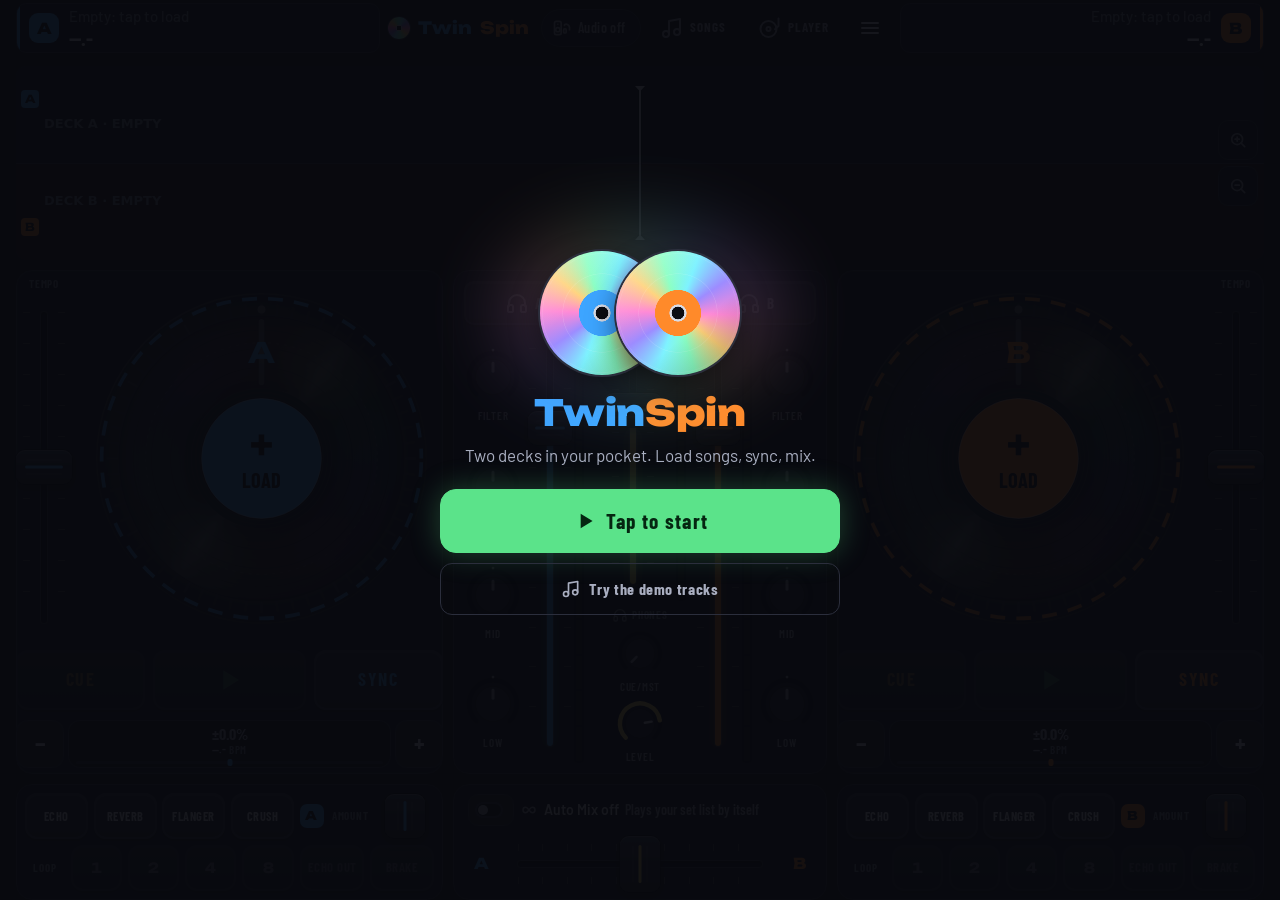
<file: index.html>
<!doctype html>
<html lang="en" data-layout="pp">
<head>
  <meta charset="utf-8">
  <meta name="viewport" content="width=device-width, initial-scale=1, viewport-fit=cover">
  <title>TwinSpin DJ</title>
  <meta name="description" content="A two-deck DJ app for your phone, tablet or computer: load your own songs, sync, scratch, add effects and mix.">
  <meta name="color-scheme" content="dark">
  <meta name="theme-color" content="#0b0c12">
  <meta name="mobile-web-app-capable" content="yes">
  <meta name="apple-mobile-web-app-capable" content="yes">
  <meta name="apple-mobile-web-app-status-bar-style" content="black-translucent">
  <meta name="apple-mobile-web-app-title" content="TwinSpin">
  <meta name="application-name" content="TwinSpin">
  <meta name="format-detection" content="telephone=no">
  <meta name="referrer" content="strict-origin">
  <link rel="manifest" href="manifest.webmanifest">
  <link rel="icon" href="icons/icon.svg" type="image/svg+xml">
  <link rel="icon" href="icons/favicon-32.png" sizes="32x32" type="image/png">
  <link rel="apple-touch-icon" href="icons/apple-touch-icon.png">
  <link rel="preconnect" href="https://fonts.googleapis.com">
  <link rel="preconnect" href="https://fonts.gstatic.com" crossorigin>
  <link rel="stylesheet" href="https://fonts.googleapis.com/css2?family=Barlow+Condensed:wght@500;600;700&family=Barlow:wght@400;500;600;700&family=Unbounded:wght@500;700;800&display=swap">
  <link rel="stylesheet" href="css/app.css">
  <link rel="stylesheet" href="css/widgets.css">
  <link rel="stylesheet" href="css/remote.css">
  <link rel="stylesheet" href="css/sources.css">
  <script src="config.js"></script>
  <script type="module" src="src/main.js"></script>
  <!-- main.js loads the DJ app with one dynamic import; start fetching its biggest modules in parallel -->
  <link rel="modulepreload" href="src/ui/boot-app.js">
  <link rel="modulepreload" href="src/ui/app-ui.js">
  <link rel="modulepreload" href="src/audio/engine.js">
  <link rel="modulepreload" href="src/deck/deck.js">
  <link rel="modulepreload" href="src/deck/automix.js">
</head>
<body>
  <div id="app" class="booting">
    <div class="boot-splash" aria-live="polite">
      <span class="boot-discs" aria-hidden="true"><span class="cd cd-a"></span><span class="cd cd-b"></span></span>
      <span class="boot-name"><span class="logo-twin">Twin</span><span class="logo-spin">Spin</span></span>
      <span class="boot-text">Loading…</span>
    </div>
  </div>
  <noscript>
    <p class="boot-noscript">TwinSpin needs JavaScript. Turn it on in your browser settings, then reload this page.</p>
  </noscript>
  <script nomodule>
    document.getElementById('app').innerHTML = '<p class="boot-noscript">This browser is too old for TwinSpin. ' +
      'Please update it, or open TwinSpin in a recent Chrome, Safari, Edge or Firefox.</p>';
  </script>
</body>
</html>
</file>
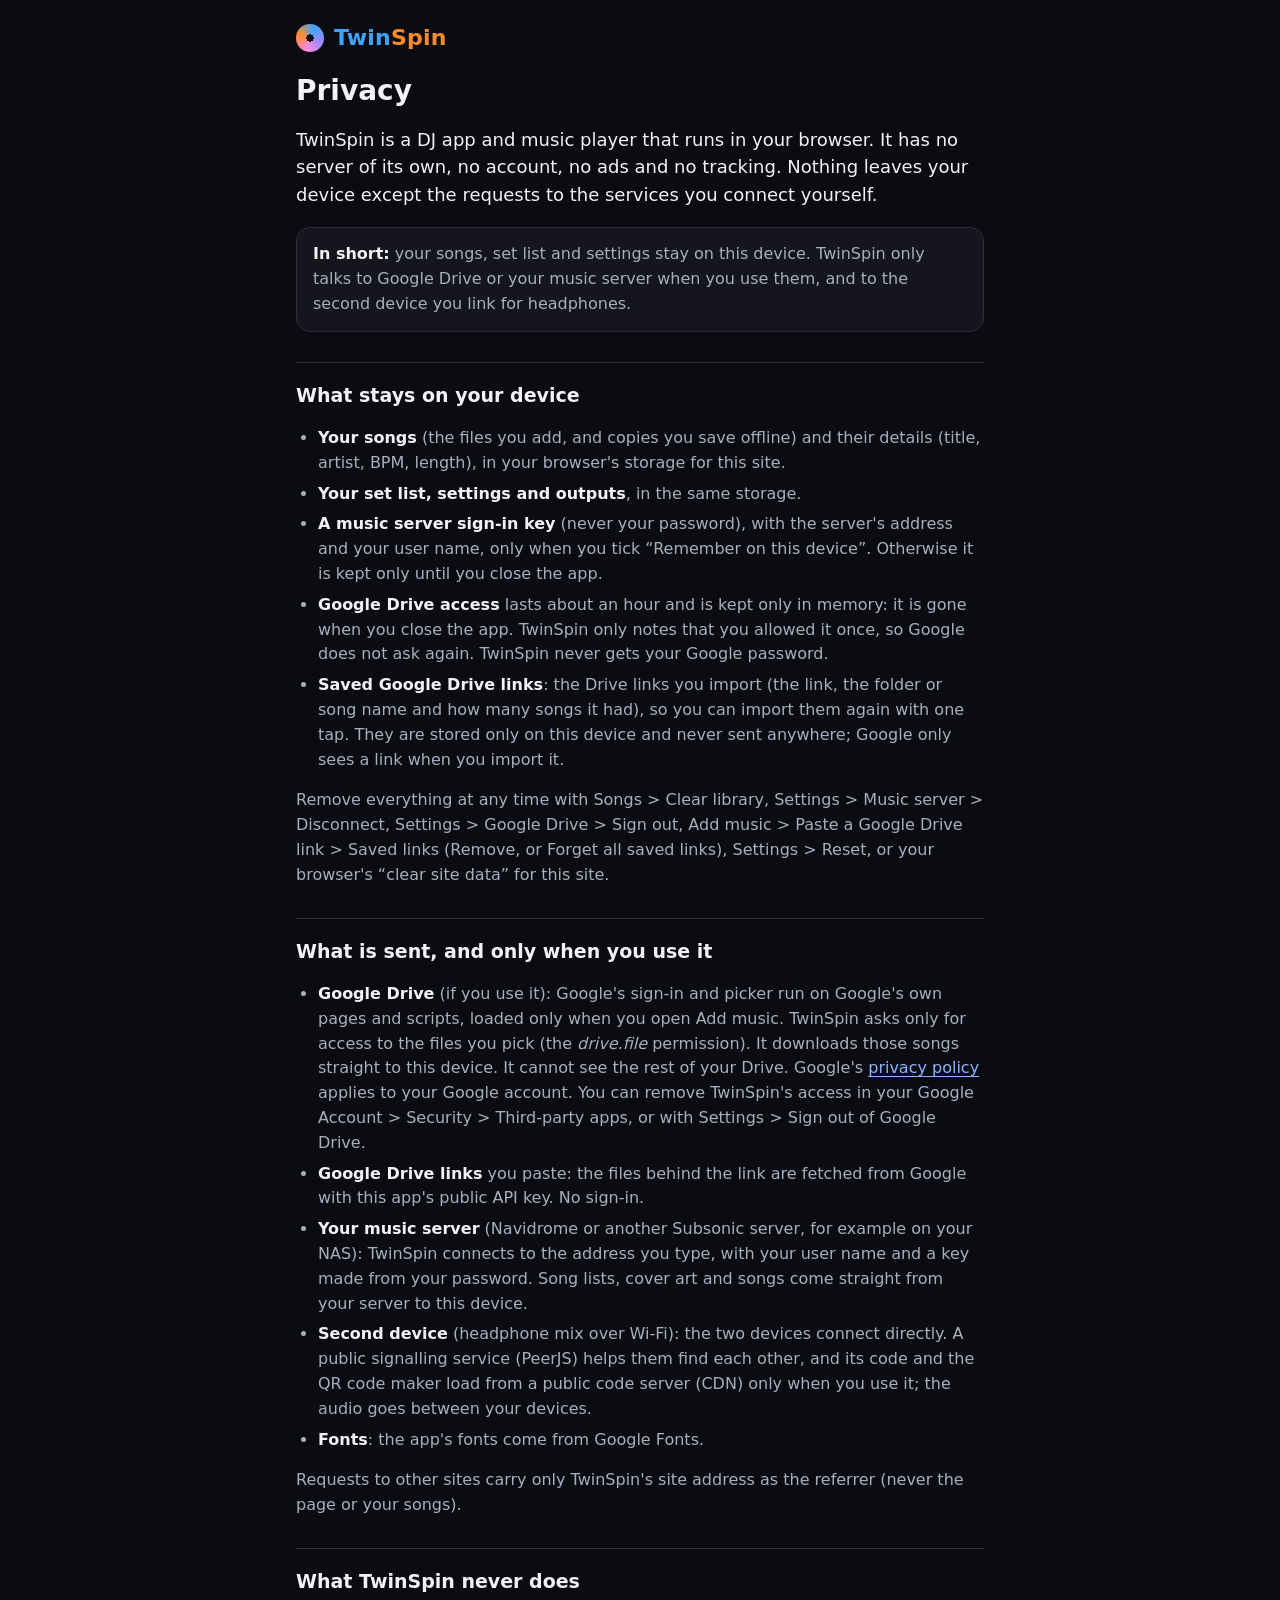
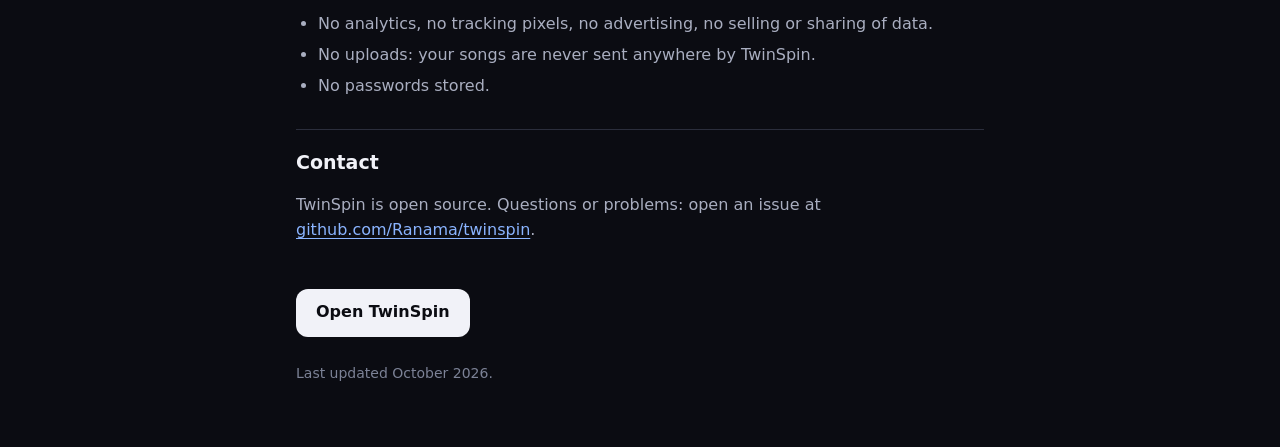
<file: privacy.html>
<!doctype html>
<html lang="en">
<head>
  <meta charset="utf-8">
  <meta name="viewport" content="width=device-width, initial-scale=1, viewport-fit=cover">
  <title>TwinSpin privacy</title>
  <meta name="description" content="What TwinSpin keeps on your device and what it sends, in plain words.">
  <meta name="color-scheme" content="dark">
  <meta name="theme-color" content="#0b0c12">
  <meta name="referrer" content="strict-origin">
  <link rel="icon" href="icons/icon.svg" type="image/svg+xml">
  <link rel="icon" href="icons/favicon-32.png" sizes="32x32" type="image/png">
  <link rel="apple-touch-icon" href="icons/apple-touch-icon.png">
  <style>
    :root {
      --bg: #0b0c12;
      --panel: #14151d;
      --line: #2b2e3c;
      --text: #f1f2f8;
      --dim: #a9aec0;
      --faint: #7c8296;
      --deck-a: #3da5ff;
      --deck-b: #ff8a2a;
      --link: #8ab4ff;
      color-scheme: dark;
    }

    * { box-sizing: border-box; }

    html, body {
      margin: 0;
      background: var(--bg);
      color: var(--text);
      font: 16px/1.55 'Barlow', system-ui, -apple-system, 'Segoe UI', Roboto, sans-serif;
      -webkit-text-size-adjust: 100%;
      text-size-adjust: 100%;
    }

    main {
      max-width: 720px;
      margin: 0 auto;
      padding: calc(env(safe-area-inset-top, 0px) + 24px) 16px calc(env(safe-area-inset-bottom, 0px) + 48px);
    }

    .brand {
      display: flex;
      align-items: center;
      gap: 10px;
      margin: 0 0 22px;
      font: 800 22px/1 'Arial Black', system-ui, sans-serif;
      letter-spacing: 0.01em;
    }

    .brand-disc {
      width: 28px;
      height: 28px;
      border-radius: 50%;
      background: radial-gradient(circle, var(--bg) 0 18%, transparent 19%),
        conic-gradient(from 20deg, var(--deck-a), #9d8cff, #ff8ad6, var(--deck-b), var(--deck-a));
    }

    .brand-twin { color: var(--deck-a); }
    .brand-spin { color: var(--deck-b); }

    h1 {
      margin: 0 0 8px;
      font-size: 28px;
      line-height: 1.2;
    }

    h2 {
      margin: 30px 0 8px;
      padding-top: 18px;
      border-top: 1px solid var(--line);
      font-size: 19px;
    }

    p, li { color: var(--dim); }
    strong { color: var(--text); font-weight: 600; }
    ul { padding-left: 22px; }
    li + li { margin-top: 6px; }

    a {
      color: var(--link);
      text-underline-offset: 3px;
    }

    .lead {
      font-size: 18px;
      color: var(--text);
    }

    .card {
      margin: 18px 0;
      padding: 14px 16px;
      border-radius: 14px;
      background: var(--panel);
      border: 1px solid var(--line);
    }

    .card p { margin: 0; }

    .back {
      display: inline-flex;
      align-items: center;
      min-height: 48px;
      margin-top: 30px;
      padding: 0 20px;
      border-radius: 12px;
      background: var(--text);
      color: var(--bg);
      font-weight: 700;
      text-decoration: none;
    }

    .foot {
      margin-top: 26px;
      color: var(--faint);
      font-size: 14px;
    }
  </style>
</head>
<body>
  <main>
    <p class="brand"><span class="brand-disc" aria-hidden="true"></span><span><span class="brand-twin">Twin</span><span class="brand-spin">Spin</span></span></p>
    <h1>Privacy</h1>
    <p class="lead">TwinSpin is a DJ app and music player that runs in your browser. It has no server of its own, no
      account, no ads and no tracking. Nothing leaves your device except the requests to the services you connect
      yourself.</p>

    <div class="card">
      <p><strong>In short:</strong> your songs, set list and settings stay on this device. TwinSpin only talks to
        Google Drive or your music server when you use them, and to the second device you link for headphones.</p>
    </div>

    <h2>What stays on your device</h2>
    <ul>
      <li><strong>Your songs</strong> (the files you add, and copies you save offline) and their details (title, artist,
        BPM, length), in your browser's storage for this site.</li>
      <li><strong>Your set list, settings and outputs</strong>, in the same storage.</li>
      <li><strong>A music server sign-in key</strong> (never your password), with the server's address and your user
        name, only when you tick “Remember on this device”. Otherwise it is kept only until you close the app.</li>
      <li><strong>Google Drive access</strong> lasts about an hour and is kept only in memory: it is gone when you
        close the app. TwinSpin only notes that you allowed it once, so Google does not ask again. TwinSpin never
        gets your Google password.</li>
      <li><strong>Saved Google Drive links</strong>: the Drive links you import (the link, the folder or song name and
        how many songs it had), so you can import them again with one tap. They are stored only on this device and
        never sent anywhere; Google only sees a link when you import it.</li>
    </ul>
    <p>Remove everything at any time with Songs &gt; Clear library, Settings &gt; Music server &gt; Disconnect,
      Settings &gt; Google Drive &gt; Sign out, Add music &gt; Paste a Google Drive link &gt; Saved links (Remove,
      or Forget all saved links), Settings &gt; Reset, or your browser's “clear site data” for this site.</p>

    <h2>What is sent, and only when you use it</h2>
    <ul>
      <li><strong>Google Drive</strong> (if you use it): Google's sign-in and picker run on Google's own pages and
        scripts, loaded only when you open Add music. TwinSpin asks only for access to the files you pick
        (the <em>drive.file</em> permission). It downloads those songs straight to this device. It cannot see
        the rest of your Drive. Google's <a href="https://policies.google.com/privacy" target="_blank" rel="noopener">privacy
        policy</a> applies to your Google account. You can remove TwinSpin's access in your Google Account &gt;
        Security &gt; Third-party apps, or with Settings &gt; Sign out of Google Drive.</li>
      <li><strong>Google Drive links</strong> you paste: the files behind the link are fetched from Google with this
        app's public API key. No sign-in.</li>
      <li><strong>Your music server</strong> (Navidrome or another Subsonic server, for example on your NAS): TwinSpin
        connects to the address you type, with your user name and a key made from your password. Song lists, cover
        art and songs come straight from your server to this device.</li>
      <li><strong>Second device</strong> (headphone mix over Wi-Fi): the two devices connect directly. A public
        signalling service (PeerJS) helps them find each other, and its code and the QR code maker load from a
        public code server (CDN) only when you use it; the audio goes between your devices.</li>
      <li><strong>Fonts</strong>: the app's fonts come from Google Fonts.</li>
    </ul>
    <p>Requests to other sites carry only TwinSpin's site address as the referrer (never the page or your songs).</p>

    <h2>What TwinSpin never does</h2>
    <ul>
      <li>No analytics, no tracking pixels, no advertising, no selling or sharing of data.</li>
      <li>No uploads: your songs are never sent anywhere by TwinSpin.</li>
      <li>No passwords stored.</li>
    </ul>

    <h2>Contact</h2>
    <p>TwinSpin is open source. Questions or problems: open an issue at
      <a href="https://github.com/Ranama/twinspin/issues" target="_blank" rel="noopener">github.com/Ranama/twinspin</a>.</p>

    <a class="back" href="./">Open TwinSpin</a>
    <p class="foot">Last updated October 2026.</p>
  </main>
</body>
</html>
</file>
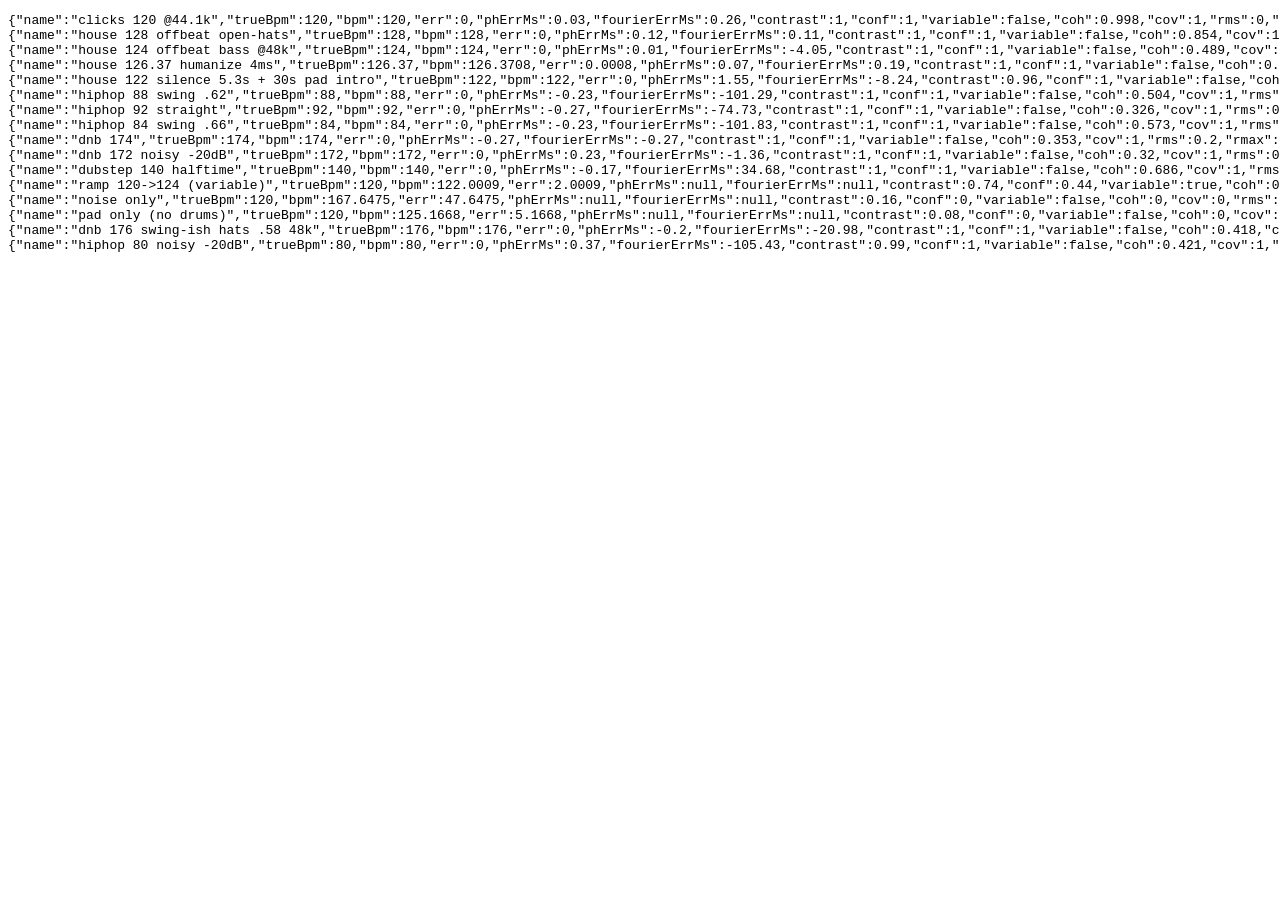
<file: docs/research/proto/test.html>
<!doctype html>
<html><head><meta charset="utf-8"><title>BPM tests</title></head>
<body style="font:13px monospace;background:#fff;color:#000">
<pre id="out">running...</pre>
<script src="synth.js"></script>
<script src="analyzer.js"></script>
<script>
const CASES = [
  { name: 'clicks 120 @44.1k', o: { bpm: 120, pattern: 'clicks', start: 0.5 } },
  { name: 'house 128 offbeat open-hats', o: { bpm: 128, pattern: 'house', start: 0.37 } },
  { name: 'house 124 offbeat bass @48k', o: { sr: 48000, bpm: 124, pattern: 'houseOffbeatBass', start: 0.2 } },
  { name: 'house 126.37 humanize 4ms', o: { bpm: 126.37, pattern: 'house', start: 0.11, humanizeMs: 4 } },
  { name: 'house 122 silence 5.3s + 30s pad intro', o: { bpm: 122, pattern: 'house', start: 5.3, introSec: 30, pad: true } },
  { name: 'hiphop 88 swing .62', o: { bpm: 88, pattern: 'hiphop', start: 0.25, swing: 0.62 } },
  { name: 'hiphop 92 straight', o: { bpm: 92, pattern: 'hiphop', start: 0.05 } },
  { name: 'hiphop 84 swing .66', o: { bpm: 84, pattern: 'hiphop', start: 0.3, swing: 0.66 } },
  { name: 'dnb 174', o: { bpm: 174, pattern: 'dnb', start: 0.4 } },
  { name: 'dnb 172 noisy -20dB', o: { bpm: 172, pattern: 'dnb', start: 0.15, noiseDb: -20 } },
  { name: 'dubstep 140 halftime', o: { bpm: 140, pattern: 'dubstep', start: 0.6 } },
  { name: 'ramp 120->124 (variable)', o: { bpm: 120, rampTo: 124, pattern: 'house', start: 0.5 }, variable: true },
  { name: 'noise only', o: { bpm: 120, pattern: 'none', start: 0, noiseDb: -10, dur: 120 }, noise: true },
  { name: 'pad only (no drums)', o: { bpm: 120, pattern: 'none', start: 0, pad: true, dur: 120 }, noise: true },
  { name: 'dnb 176 swing-ish hats .58 48k', o: { sr: 48000, bpm: 176, pattern: 'dnb', start: 0.33, swing: 0.58 } },
  { name: 'hiphop 80 noisy -20dB', o: { bpm: 80, pattern: 'hiphop', start: 1.0, noiseDb: -20, swing: 0.6 } },
];
function wrap(x, P) { x = ((x % P) + P) % P; return x > P / 2 ? x - P : x; }
async function run() {
  const out = document.getElementById('out'); const rows = [];
  for (const c of CASES) {
    await new Promise((r) => setTimeout(r, 0));
    const sr = c.o.sr || 44100; const y = makeTrack(c.o);
    const r = analyzeBeats(y, sr, window.__opts || {});
    const P = 60 / c.o.bpm;
    const phErrMs = c.noise || c.o.rampTo ? null : +(wrap(r.firstBeat - c.o.start, 60 / r.bpm) * 1000).toFixed(2);
    const fourierErrMs = c.noise || c.o.rampTo || !r.debug ? null : +(wrap(r.debug.fourierT0 - c.o.start, 60 / r.bpm) * 1000).toFixed(2);
    const contrast = r.debug ? +r.debug.contrast.toFixed(2) : null;
    rows.push({ name: c.name, trueBpm: c.o.bpm, bpm: +r.bpm.toFixed(4), err: +(r.bpm - c.o.bpm).toFixed(4), phErrMs, fourierErrMs, contrast,
      conf: +r.confidence.toFixed(2), variable: r.variableTempo,
      coh: +(r.debug?.coherence ?? 0).toFixed(3), cov: +(r.debug?.coverage ?? 0).toFixed(2), rms: +(r.debug?.residRmsMs ?? 0).toFixed(1), rmax: +(r.debug?.residMaxMs ?? 0).toFixed(1),
      acf: r.debug && +r.debug.bpmAcf.toFixed(3), zoom: r.debug && +r.debug.bpmZoom.toFixed(4), cands: r.debug?.cands, octave: r.debug?.octave ? { rho: +r.debug.octave.rho.toFixed(2), fast: r.debug.octave.choseFast } : null,
      snapped: r.debug?.snapped, ms: Math.round(r.timings.total) });
    out.textContent = rows.map((x) => JSON.stringify(x)).join('\n');
  }
  window.__results = rows; window.__done = true;
}
async function perf(min, sr) {
  const y = makeTrack({ sr, dur: min * 60, bpm: 128, pattern: 'house', start: 0.3 });
  const t = performance.now(); const r = analyzeBeats(y, sr); const ms = performance.now() - t;
  return { min, sr, ms: Math.round(ms), timings: Object.fromEntries(Object.entries(r.timings).map(([k, v]) => [k, Math.round(v)])), bpm: r.bpm, phErrMs: +(wrap(r.firstBeat - 0.3, 60 / r.bpm) * 1000).toFixed(2) };
}
window.perf = perf;
if (!location.hash.includes('manual')) run();
</script>
</body></html>
</file>
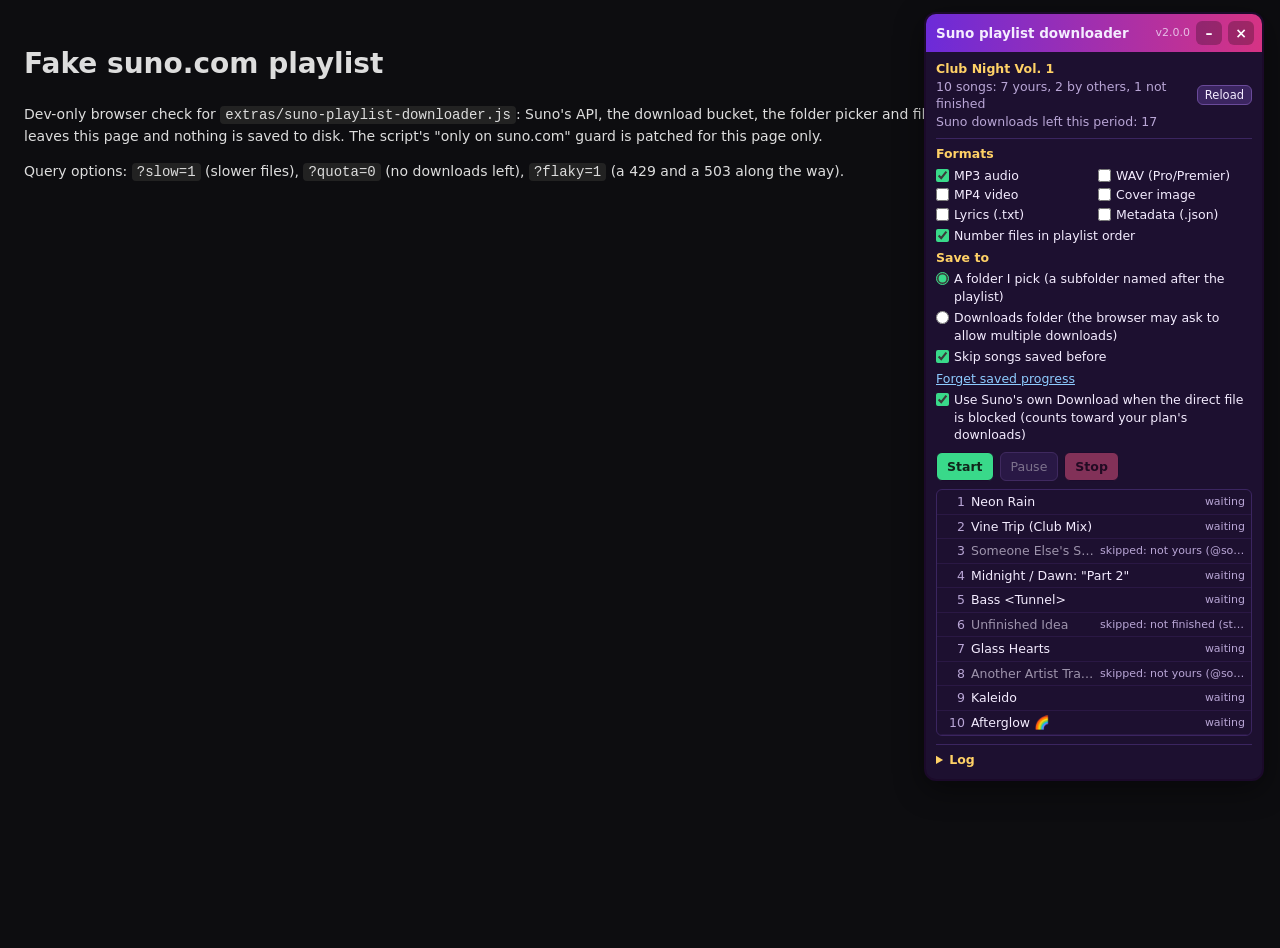
<file: tests/fixtures/suno/panel.html>
<!doctype html>
<html lang="en">
<head>
<meta charset="utf-8">
<meta name="viewport" content="width=device-width, initial-scale=1">
<title>Suno downloader panel (dev fixture)</title>
<style>
  :root { color-scheme: dark; }
  body { margin: 0; min-height: 100vh; background: #0d0d10; color: #ddd; font: 14px/1.5 system-ui, sans-serif; padding: 24px; }
  code { background: #222; padding: 1px 5px; border-radius: 4px; }
</style>
</head>
<body>
<h1>Fake suno.com playlist</h1>
<p>Dev-only browser check for <code>extras/suno-playlist-downloader.js</code>: Suno's API, the download bucket, the folder
picker and file downloads are all faked here, so nothing leaves this page and nothing is saved to disk. The script's
"only on suno.com" guard is patched for this page only.</p>
<p>Query options: <code>?slow=1</code> (slower files), <code>?quota=0</code> (no downloads left),
<code>?flaky=1</code> (a 429 and a 503 along the way).</p>
<script>
(() => {
  const q = new URLSearchParams(location.search);
  const SLOW = q.has('slow') ? 350 : 120;
  let quota = q.has('quota') ? Number(q.get('quota')) : 17;
  const FLAKY = q.has('flaky');
  const PLAYLIST = '11111111-2222-3333-4444-555555555555';
  const ME = 'user-me', OTHER = 'user-other';
  const titles = ['Neon Rain', 'Vine Trip (Club Mix)', 'Someone Else\'s Song', 'Midnight / Dawn: "Part 2"', 'Bass <Tunnel>',
    'Unfinished Idea', 'Glass Hearts', 'Another Artist Track', 'Kaleido', 'Afterglow 🌈'];
  const clips = titles.map((t, i) => ({
    id: 'c' + String(i).padStart(7, '0') + '-aaaa-bbbb-cccc-' + String(i).padStart(12, '0'),
    title: t,
    user_id: (i === 2 || i === 7) ? OTHER : ME,
    handle: (i === 2 || i === 7) ? 'someone' : 'me',
    status: i === 5 ? 'streaming' : 'complete',
    audio_url: i === 0 ? 'https://cdn1.suno.ai/c0000000.mp3' : 'https://studio-api.prod.suno.com/api/forbidden',
    image_url: 'https://cdn2.suno.ai/image_' + i + '.jpeg',
    video_url: 'https://cdn1.suno.ai/c' + i + '.mp4',
    metadata: { prompt: i % 2 ? '[Verse]\nla la la' : '' },
  }));
  const polls = {};
  let flakyHits = 0;
  const json = (data, status = 200, extra = {}) => new Response(JSON.stringify(data), { status, headers: Object.assign({ 'content-type': 'application/json' }, extra) });
  const fileResponse = (mime, size) => {
    const head = mime === 'audio/mpeg' ? [0x49, 0x44, 0x33, 4, 0] : mime === 'video/mp4' ? [0, 0, 0, 0x20, 0x66, 0x74, 0x79, 0x70] : [0xff, 0xd8, 0xff];
    let sent = 0;
    const stream = new ReadableStream({
      async pull(c) {
        if (sent >= size) { c.close(); return; }
        await new Promise((r) => setTimeout(r, SLOW));
        const n = Math.min(64 * 1024, size - sent), chunk = new Uint8Array(n);
        if (sent === 0) chunk.set(head);
        sent += n; c.enqueue(chunk);
      },
    });
    return new Response(stream, { status: 200, headers: { 'content-type': mime, 'content-length': String(size) } });
  };
  window.fetch = async (input, init = {}) => {
    const url = new URL(typeof input === 'string' ? input : input.url, location.href);
    const method = (init.method || 'GET').toUpperCase();
    await new Promise((r) => setTimeout(r, 60));
    if (init.signal && init.signal.aborted) throw new DOMException('aborted', 'AbortError');
    if (/suno\.com$/.test(url.hostname) && url.pathname.startsWith('/api/')) {
      const p = url.pathname;
      if (!String((init.headers || {}).Authorization || '').startsWith('Bearer ')) return json({ detail: 'unauthorized' }, 401);
      if (p.startsWith('/api/feed')) return json({ clips: [clips[0]] });
      if (p === '/api/billing/info/') return json({ download_usage: { current_period_downloads_limit: 20, current_period_downloads_used: 20 - quota, additional_download_remaining: 0 } });
      if (p === '/api/playlist/' + PLAYLIST + '/') {
        const page = Number(url.searchParams.get('page') || 1);
        return json({ name: 'Club Night Vol. 1', num_total_results: clips.length, playlist_clips: page === 1 ? clips.slice(0, 6).map((c) => ({ clip: c })) : page === 2 ? clips.slice(6).map((c) => ({ clip: c })) : [] });
      }
      if (p === '/api/download/authorize' && method === 'POST') {
        if (FLAKY && flakyHits++ === 1) return json({ detail: 'slow down' }, 429, { 'retry-after': '2' });
        if (quota <= 0) return json({ detail: 'download limit reached' }, 402);
        quota--; return json({ ok: true });
      }
      const m = /^\/api\/download\/clip\/([^/]+)$/.exec(p);
      if (m) {
        if (FLAKY && flakyHits++ === 4) return json({ detail: 'oops' }, 503);
        polls[m[1]] = (polls[m[1]] || 0) + 1;
        return json(polls[m[1]] < 2 ? { ok: true, status: 'processing' } : { ok: true, status: 'ready', download_url: 'https://suno-data-uploads.s3.amazonaws.com/studio/uploads/' + m[1] + '.mp3?Expires=1' });
      }
      const w = /^\/api\/gen\/([^/]+)\/(convert_wav|wav_file)\/$/.exec(p);
      if (w) return w[2] === 'convert_wav' ? json({}) : json({ wav_file_url: 'https://suno-data-uploads.s3.amazonaws.com/studio/uploads/' + w[1] + '.wav' });
      return json({ detail: 'not found' }, 404);
    }
    if (url.hostname === 'cdn1.suno.ai' && url.pathname.endsWith('.mp3')) return new Response('MissingKey', { status: 403 });
    if (url.hostname === 'suno-data-uploads.s3.amazonaws.com') return fileResponse(url.pathname.endsWith('.wav') ? 'audio/wav' : 'audio/mpeg', 900 * 1024);
    if (url.hostname === 'cdn1.suno.ai' && url.pathname.endsWith('.mp4')) return fileResponse('video/mp4', 1500 * 1024);
    if (url.hostname === 'cdn2.suno.ai') return fileResponse('image/jpeg', 200 * 1024);
    return new Response('blocked by the fixture: ' + url.href, { status: 599 });
  };
  // Downloads mode: count the files instead of saving them.
  window.__saved = [];
  const click = HTMLAnchorElement.prototype.click;
  HTMLAnchorElement.prototype.click = function () { if (this.download) { window.__saved.push(this.download); return; } return click.call(this); };
  // Folder mode: an in-memory folder.
  const fakeDir = (name) => ({
    kind: 'directory', name, files: {}, dirs: {},
    async queryPermission() { return 'granted'; }, async requestPermission() { return 'granted'; },
    async getDirectoryHandle(n) { return this.dirs[n] || (this.dirs[n] = fakeDir(n)); },
    async getFileHandle(n, o) {
      const dir = this;
      if (!(n in dir.files) && !(o && o.create)) throw new DOMException('not found', 'NotFoundError');
      if (!(n in dir.files)) dir.files[n] = 0;
      return { kind: 'file', name: n, async getFile() { return { size: dir.files[n] }; },
        async createWritable() { let size = 0; return { async write(b) { size += b.size || b.byteLength || 0; }, async close() { dir.files[n] = size; window.__saved.push(n); }, async abort() {} }; } };
    },
  });
  window.__folder = fakeDir('Music');
  window.showDirectoryPicker = () => Promise.resolve(window.__folder);
  window.Clerk = { session: { getToken: async () => 'fixture-token' } };
  history.replaceState(null, '', '/playlist/' + PLAYLIST + location.search);
  // Loaded with XHR because fetch is the fake above.
  window.__load = async () => {
    const res = await new Promise((resolve, reject) => {
      const x = new XMLHttpRequest(); x.open('GET', '/extras/suno-playlist-downloader.js'); x.onload = () => resolve(x.responseText); x.onerror = reject; x.send();
    });
    const patched = res.replace('test(location.hostname)', "test('suno.com')");
    if (patched === res) throw new Error('fixture: the suno.com guard was not found; update the fixture');
    const s = document.createElement('script');
    s.textContent = patched;
    document.body.appendChild(s);
  };
  window.__load();
})();
</script>
</body>
</html>
</file>
<file: css/app.css>
/* TwinSpin app shell: tokens (contract 6.1), the four layouts (html[data-layout] = pp | pl | tp | console,
   sized by CSS variables that src/ui/layout-math.js computes), header, waveforms, decks, mixer, FX, songs, the
   music player, crossfader, tabs, sheets, overlays. Widgets (.ts-*) are styled in css/widgets.css; this file only
   sizes their slots. App state attributes live on #app.ts-app (data-page, data-fxdeck, data-quick, data-compact)
   so the widgets' theme observer on <html> is not woken by page switches. */

/* ------------------------------------------------------------------------------------------------ tokens */

:root {
  --bg: #0b0c12;
  --panel: #14151d;
  --raised: #1d1f2a;
  --line: #2b2e3c;
  --text: #f1f2f8;
  --dim: #a9aec0;
  --faint: #7c8296;
  --deck-a: #3da5ff;
  --deck-b: #ff8a2a;
  --play: #5be38a;
  --cue: #ffd447;
  --warn: #ff4d5e;
  --focus: #ffe36e;
  --font-display: 'Unbounded', 'Arial Black', system-ui, sans-serif;
  --font-ui: 'Barlow Condensed', 'Roboto Condensed', 'Arial Narrow', system-ui, sans-serif;
  --font-body: 'Barlow', system-ui, -apple-system, 'Segoe UI', Roboto, sans-serif;
  --radius: 12px;
  --tap: 48px;
  --tap-primary: 56px;

  /* derived */
  --deck-a-rgb: 61, 165, 255;
  --deck-b-rgb: 255, 138, 42;
  --play-rgb: 91, 227, 138;
  --cue-rgb: 255, 212, 71;
  --warn-rgb: 255, 77, 94;
  --well: #0e0f16;
  --edge: #353949;
  --stroke: 2px;
  --btn-face: linear-gradient(180deg, #252836 0%, #1c1e29 100%);
  --btn-bevel: inset 0 1px 0 rgba(255, 255, 255, 0.06), 0 2px 0 rgba(0, 0, 0, 0.35);
  --shadow: 0 14px 40px rgba(0, 0, 0, 0.5);
  --iris: conic-gradient(from 20deg, #7ef2ff, #9d8cff, #ff8ad6, #ffd27a, #8affc4, #7ef2ff, #9d8cff, #ff8ad6, #ffd27a,
    #8affc4, #7ef2ff);
  --safe-t: env(safe-area-inset-top, 0px);
  --safe-b: env(safe-area-inset-bottom, 0px);

  /* layout budget (src/ui/layout-math.js overwrites these on <html>; these are the 360 x 560 values) */
  --gl: 16px;
  --gr: 16px;
  --hdr-h: 44px;
  --wo: 16px;
  --wz: 44px;
  --xf-h: 68px;
  --tabs-h: 52px;
  --tr-h: 52px;
  --tempo-h: 48px;
  --quick-h: 44px;
  --P: 152px;
  --deck-w: 160px;
  --knob: 44px;
  --mix-w: 360px;
  --fx-h: 116px;
  --gap: 6px;
  --pad: 6px;
  color-scheme: dark;
}

/* Outdoor contrast (setting) and the system "more contrast" preference: pure black / white, thicker strokes. */
:root[data-outdoor='1'] {
  --bg: #000;
  --panel: #000;
  --raised: #0b0b0b;
  --line: #8e8e8e;
  --text: #fff;
  --dim: #f2f2f2;
  --faint: #d6d6d6;
  --well: #000;
  --edge: #e6e6e6;
  --stroke: 3px;
  --btn-face: #0b0b0b;
  --btn-bevel: none;
}

@media (prefers-contrast: more) {
  :root {
    --bg: #000;
    --panel: #000;
    --raised: #0b0b0b;
    --line: #8e8e8e;
    --text: #fff;
    --dim: #f2f2f2;
    --faint: #d6d6d6;
    --well: #000;
    --edge: #e6e6e6;
    --stroke: 3px;
    --btn-face: #0b0b0b;
    --btn-bevel: none;
  }
}

/* Deck colour for everything that belongs to a deck (widgets read --accent too). */
.deck-a,
.chip-a,
.strip-a,
.fx-a,
.ov-wrap-a,
.xf-pfl-a {
  --accent: var(--deck-a);
  --accent-rgb: var(--deck-a-rgb);
}

.deck-b,
.chip-b,
.strip-b,
.fx-b,
.ov-wrap-b,
.xf-pfl-b {
  --accent: var(--deck-b);
  --accent-rgb: var(--deck-b-rgb);
}

/* ------------------------------------------------------------------------------------------------- base */

*,
*::before,
*::after {
  box-sizing: border-box;
}

html,
body {
  margin: 0;
  height: 100%;
  overflow: hidden;
  overscroll-behavior: none;
  background-color: var(--bg);
  color: var(--text);
}

body {
  font-family: var(--font-body);
  font-size: 15px;
  line-height: 1.35;
  -webkit-text-size-adjust: 100%;
  text-size-adjust: 100%;
  -webkit-font-smoothing: antialiased;
  -moz-osx-font-smoothing: grayscale;
}

#app {
  position: fixed;
  top: 0;
  left: 0;
  right: 0;
  bottom: 0;
  height: var(--app-h);
  overflow: hidden;
  background-color: var(--bg);
  touch-action: none;
  user-select: none;
  -webkit-user-select: none;
  -webkit-touch-callout: none;
  -webkit-tap-highlight-color: transparent;
  font-variant-numeric: tabular-nums;
}

button {
  font: inherit;
  color: inherit;
  background: none;
  border: 0;
  margin: 0;
  padding: 0;
  cursor: pointer;
  text-align: inherit;
  -webkit-tap-highlight-color: transparent;
  touch-action: manipulation;
}

button:disabled {
  cursor: default;
}

input,
textarea,
.selectable,
.diag {
  user-select: text;
  -webkit-user-select: text;
}

:focus {
  outline: none;
}

:focus-visible {
  outline: 3px solid var(--focus);
  outline-offset: 2px;
}

[hidden] {
  display: none !important;
}

.sr-only {
  position: absolute;
  width: 1px;
  height: 1px;
  margin: -1px;
  padding: 0;
  overflow: hidden;
  clip: rect(0 0 0 0);
  clip-path: inset(50%);
  white-space: nowrap;
  border: 0;
}

.ico {
  display: inline-flex;
  flex: none;
  width: 24px;
  height: 24px;
}

.ico svg {
  display: block;
  width: 100%;
  height: 100%;
}

.file-input {
  position: absolute;
  width: 1px;
  height: 1px;
  opacity: 0;
  overflow: hidden;
  clip-path: inset(50%);
  pointer-events: none;
}

.inset-probe {
  position: fixed;
  top: 0;
  left: 0;
  width: 0;
  height: 0;
  padding: env(safe-area-inset-top, 0px) env(safe-area-inset-right, 0px) env(safe-area-inset-bottom, 0px)
    env(safe-area-inset-left, 0px);
  visibility: hidden;
  pointer-events: none;
}

.ctl-label {
  font-family: var(--font-ui);
  font-weight: 700;
  font-size: 11px;
  letter-spacing: 0.08em;
  text-transform: uppercase;
  color: var(--faint);
  text-align: center;
  white-space: nowrap;
}

/* ---------------------------------------------------------------------------------------- the iridescent CD */

.cd {
  position: absolute;
  top: 0;
  width: 72px;
  height: 72px;
  border-radius: 50%;
  background:
    radial-gradient(circle, var(--bg) 0 7%, #d9dce6 7.5% 9.5%, var(--label, #22242f) 10% 26%, transparent 26.5%),
    radial-gradient(circle, transparent 0 44%, rgba(255, 255, 255, 0.1) 44.5% 45%, transparent 45.5% 67%,
      rgba(255, 255, 255, 0.08) 67.5% 68%, transparent 68.5%),
    var(--iris);
  box-shadow: 0 0 0 2px #2c2f3d, 0 10px 28px rgba(0, 0, 0, 0.55);
  animation: ts-spin 3.6s linear infinite;
}

.cd::after {
  content: '';
  position: absolute;
  inset: 0;
  border-radius: 50%;
  background: linear-gradient(140deg, rgba(255, 255, 255, 0.32), transparent 38%, transparent 62%, rgba(0, 0, 0, 0.28));
}

.cd-a {
  left: 0;
  --label: var(--deck-a);
}

.cd-b {
  right: 0;
  --label: var(--deck-b);
  animation-duration: 3.1s;
  animation-direction: reverse;
}

.logo-twin {
  color: var(--deck-a);
}

.logo-spin {
  color: var(--deck-b);
}

/* --------------------------------------------------------------------------------------- boot / errors */

.boot-splash {
  position: absolute;
  inset: 0;
  display: flex;
  flex-direction: column;
  align-items: center;
  justify-content: center;
  gap: 16px;
}

.boot-discs {
  position: relative;
  width: 118px;
  height: 72px;
}

.boot-name {
  font-family: var(--font-display);
  font-weight: 800;
  font-size: 26px;
}

.boot-text {
  color: var(--faint);
  font-family: var(--font-ui);
  font-size: 14px;
  letter-spacing: 0.08em;
  text-transform: uppercase;
}

.boot-error,
.boot-noscript {
  position: absolute;
  inset: 0;
  margin: auto;
  max-width: 420px;
  height: fit-content;
  padding: 24px;
  text-align: center;
  color: var(--text);
  font-family: var(--font-body);
}

.boot-error h1 {
  font-family: var(--font-display);
  font-size: 20px;
  margin: 0 0 10px;
}

.boot-error p {
  color: var(--dim);
}

.boot-error-detail {
  font-size: 13px;
  color: var(--faint) !important;
  word-break: break-word;
}

/* -------------------------------------------------------------------------------------------- the shell */

.shell {
  position: absolute;
  inset: 0;
  display: grid;
  min-width: 0;
  padding: var(--safe-t) var(--gr) var(--safe-b) var(--gl);
  row-gap: var(--gap);
  column-gap: 8px;
}

.shell > * {
  min-width: 0;
  min-height: 0;
}

/* Phone portrait: header | waveforms | page (decks / mix / fx / songs) | Auto Mix strip | crossfader | tabs.
   The strip row is `auto`: 0 px while the strip is hidden (Auto Mix off, or not the DECKS page). */
[data-layout='pp'] .shell {
  grid-template-columns: minmax(0, 1fr) minmax(0, 1fr);
  grid-template-rows:
    var(--hdr-h) calc(2 * var(--wo) + 2 * var(--wz)) minmax(0, 1fr) auto var(--xf-h)
    calc(var(--tabs-h) + var(--safe-b));
  row-gap: 0;
  padding-bottom: 0;
}

[data-layout='pp'] .shell > .hdr { grid-area: 1 / 1 / 2 / 3; }
[data-layout='pp'] .shell > .waves { grid-area: 2 / 1 / 3 / 3; }
[data-layout='pp'] .shell > .deck-a { grid-area: 3 / 1 / 4 / 2; }
[data-layout='pp'] .shell > .deck-b { grid-area: 3 / 2 / 4 / 3; }
[data-layout='pp'] .shell > .mixer,
[data-layout='pp'] .shell > .fx,
[data-layout='pp'] .shell > .songs { grid-area: 3 / 1 / 4 / 3; }
[data-layout='pp'] .shell > .am-strip { grid-area: 4 / 1 / 5 / 3; }
[data-layout='pp'] .shell > .xf { grid-area: 5 / 1 / 6 / 3; }
[data-layout='pp'] .shell > .tabs { grid-area: 6 / 1 / 7 / 3; }

/* Phone landscape: [deck A] [header / waveforms / mixer (or FX, SONGS) / crossfader] [deck B] */
[data-layout='pl'] .shell {
  grid-template-columns: var(--deck-w) minmax(0, 1fr) var(--deck-w);
  grid-template-rows: var(--hdr-h) calc(2 * var(--wo) + 2 * var(--wz)) minmax(0, 1fr) var(--xf-h);
}

[data-layout='pl'] .shell > .deck-a { grid-area: 1 / 1 / 5 / 2; }
[data-layout='pl'] .shell > .deck-b { grid-area: 1 / 3 / 5 / 4; }
[data-layout='pl'] .shell > .hdr { grid-area: 1 / 2 / 2 / 3; }
[data-layout='pl'] .shell > .waves { grid-area: 2 / 2 / 3 / 3; }
[data-layout='pl'] .shell > .mixer { grid-area: 3 / 2 / 4 / 3; }
[data-layout='pl'] .shell > .fx,
[data-layout='pl'] .shell > .songs { grid-area: 2 / 2 / 4 / 3; }
[data-layout='pl'] .shell > .xf { grid-area: 4 / 2 / 5 / 3; }

/* Tablet portrait: header | waveforms | decks | page (mix / fx / songs) | crossfader | tabs */
[data-layout='tp'] .shell {
  grid-template-columns: minmax(0, 1fr) minmax(0, 1fr);
  grid-template-rows:
    var(--hdr-h) calc(2 * var(--wo) + 2 * var(--wz)) auto minmax(0, 1fr) var(--xf-h)
    calc(var(--tabs-h) + var(--safe-b));
  column-gap: 24px;
  padding-bottom: 0;
}

[data-layout='tp'] .shell > .hdr { grid-area: 1 / 1 / 2 / 3; }
[data-layout='tp'] .shell > .waves { grid-area: 2 / 1 / 3 / 3; }
[data-layout='tp'] .shell > .deck-a { grid-area: 3 / 1 / 4 / 2; }
[data-layout='tp'] .shell > .deck-b { grid-area: 3 / 2 / 4 / 3; }
[data-layout='tp'] .shell > .mixer,
[data-layout='tp'] .shell > .fx,
[data-layout='tp'] .shell > .songs { grid-area: 4 / 1 / 5 / 3; }
[data-layout='tp'] .shell > .xf { grid-area: 5 / 1 / 6 / 3; }
[data-layout='tp'] .shell > .tabs { grid-area: 6 / 1 / 7 / 3; }

/* tablet portrait with Auto Mix on: one more row (the strip) above the crossfader; layout-math adds its height */
[data-layout='tp'] .ts-app[data-am='1'] .shell {
  grid-template-rows:
    var(--hdr-h) calc(2 * var(--wo) + 2 * var(--wz)) auto minmax(0, 1fr) auto var(--xf-h)
    calc(var(--tabs-h) + var(--safe-b));
}

[data-layout='tp'] .ts-app[data-am='1'] .shell > .am-strip { grid-area: 5 / 1 / 6 / 3; }
[data-layout='tp'] .ts-app[data-am='1'] .shell > .xf { grid-area: 6 / 1 / 7 / 3; }
[data-layout='tp'] .ts-app[data-am='1'] .shell > .tabs { grid-area: 7 / 1 / 8 / 3; }

/* The PLAYER page takes the whole screen between the header and the tab bar (phones and tablets in portrait)
   or below a full-width header (phone landscape). The console shows it as a drawer (see "music player"). */
[data-layout='pp'] .ts-app[data-page='player'] .shell,
[data-layout='tp'] .ts-app[data-page='player'] .shell {
  grid-template-rows: var(--hdr-h) minmax(0, 1fr) calc(var(--tabs-h) + var(--safe-b));
}

[data-layout='pp'] .ts-app[data-page='player'] .shell > .player,
[data-layout='tp'] .ts-app[data-page='player'] .shell > .player { grid-area: 2 / 1 / 3 / 3; }
[data-layout='pp'] .ts-app[data-page='player'] .shell > .tabs,
[data-layout='tp'] .ts-app[data-page='player'] .shell > .tabs { grid-area: 3 / 1 / 4 / 3; }

[data-layout='pl'] .ts-app[data-page='player'] .shell { grid-template-rows: var(--hdr-h) minmax(0, 1fr); }
[data-layout='pl'] .ts-app[data-page='player'] .shell > .hdr { grid-area: 1 / 1 / 2 / 4; }
[data-layout='pl'] .ts-app[data-page='player'] .shell > .player { grid-area: 2 / 1 / 3 / 4; }

/* Console (tablet landscape, desktop): header | waveforms | deck A, mixer, deck B | FX A, crossfader, FX B */
[data-layout='console'] .shell {
  left: 0;
  right: 0;
  margin: 0 auto;
  max-width: calc(1360px + var(--gl) + var(--gr));
  grid-template-columns: minmax(0, 1fr) var(--mix-w) minmax(0, 1fr);
  grid-template-rows: var(--hdr-h) calc(2 * var(--wo) + 2 * var(--wz)) minmax(0, 1fr) var(--fx-h);
  column-gap: var(--gap);
}

[data-layout='console'] .shell > .hdr { grid-area: 1 / 1 / 2 / 4; }
[data-layout='console'] .shell > .waves { grid-area: 2 / 1 / 3 / 4; }
[data-layout='console'] .shell > .deck-a { grid-area: 3 / 1 / 4 / 2; }
[data-layout='console'] .shell > .mixer { grid-area: 3 / 2 / 4 / 3; }
[data-layout='console'] .shell > .deck-b { grid-area: 3 / 3 / 4 / 4; }
[data-layout='console'] .shell > .fx-a { grid-area: 4 / 1 / 5 / 2; }
[data-layout='console'] .shell > .xf { grid-area: 4 / 2 / 5 / 3; }
[data-layout='console'] .shell > .fx-b { grid-area: 4 / 3 / 5 / 4; }

/* --------------------------------------------------------------------------------------------- header */

.hdr {
  display: grid;
  grid-template-columns: minmax(0, 1fr) auto minmax(0, 1fr);
  align-items: center;
  gap: 8px;
}

.hdr-mid {
  display: flex;
  align-items: center;
  justify-content: center;
  gap: 6px;
}

.chip {
  position: relative;
  height: calc(var(--hdr-h) - 6px);
  min-width: 0;
  display: flex;
  align-items: center;
  gap: 8px;
  padding: 0 10px 0 9px;
  border-radius: 10px;
  background: var(--panel);
  border: 1px solid var(--line);
  text-align: left;
  overflow: hidden;
}

.chip::before {
  content: '';
  position: absolute;
  top: 0;
  bottom: 0;
  left: 0;
  width: 3px;
  background: var(--accent);
}

.chip-b {
  flex-direction: row-reverse;
  text-align: right;
  padding: 0 9px 0 10px;
}

.chip-b::before {
  left: auto;
  right: 0;
}

.chip-badge,
.toast-badge,
.ds-badge,
.fx-badge {
  flex: none;
  display: grid;
  place-items: center;
  width: 24px;
  height: 24px;
  border-radius: 7px;
  background: var(--accent);
  color: var(--bg);
  font-family: var(--font-display);
  font-weight: 800;
  font-size: 12px;
  line-height: 1;
}

.chip-main {
  min-width: 0;
  flex: 1;
  display: flex;
  flex-direction: column;
  gap: 1px;
}

.chip-title {
  font-weight: 600;
  font-size: 12px;
  line-height: 1.2;
  white-space: nowrap;
  overflow: hidden;
  text-overflow: ellipsis;
}

.chip.empty .chip-title {
  color: var(--faint);
  font-weight: 500;
}

.chip-row {
  display: flex;
  align-items: baseline;
  gap: 6px;
  min-width: 0;
  white-space: nowrap;
}

.chip-b .chip-row {
  flex-direction: row-reverse;
}

.chip-bpm {
  font-family: var(--font-ui);
  font-weight: 700;
  font-size: 15px;
  line-height: 1.1;
}

.chip.synced .chip-bpm {
  color: var(--accent);
}

.chip-time {
  margin-left: auto;
  font-family: var(--font-ui);
  font-weight: 600;
  font-size: 12px;
  color: var(--dim);
}

.chip-b .chip-time {
  margin-left: 0;
  margin-right: auto;
}

.chip.warn .chip-time {
  color: var(--warn);
}

.chip-tag {
  display: none;
  font-family: var(--font-ui);
  font-weight: 700;
  font-size: 11px;
  letter-spacing: 0.08em;
  color: var(--accent);
}

/* Narrow chips (phone landscape header, very small phones): the remaining time gives way to the title + BPM. */
.chip {
  width: 100%;
  container-type: inline-size;
}

@container (max-width: 112px) {
  .chip-time {
    display: none;
  }
}

.hbtn {
  height: 40px;
  min-width: 40px;
  display: inline-flex;
  align-items: center;
  justify-content: center;
  gap: 6px;
  padding: 0 8px;
  border-radius: 10px;
  border: 1px solid transparent;
  color: var(--dim);
  font-family: var(--font-ui);
  font-weight: 700;
  font-size: 13px;
  letter-spacing: 0.08em;
}

.hbtn[aria-pressed='true'] {
  background: var(--raised);
  border-color: var(--line);
  color: var(--text);
}

.hb-menu {
  width: 44px;
  padding: 0;
  color: var(--text);
}

.hb-fx,
.hb-songs,
.out-chip,
.brand {
  display: none;
}

.out-chip {
  height: 38px;
  max-width: 260px;
  align-items: center;
  gap: 6px;
  padding: 0 14px 0 10px;
  border-radius: 19px;
  background: var(--panel);
  border: 1px solid var(--line);
  color: var(--dim);
  font-family: var(--font-ui);
  font-weight: 600;
  font-size: 14px;
  letter-spacing: 0.03em;
}

.out-chip .ico {
  width: 20px;
  height: 20px;
}

.out-chip-text {
  white-space: nowrap;
  overflow: hidden;
  text-overflow: ellipsis;
}

.brand {
  align-items: center;
  gap: 8px;
  margin-right: 6px;
  font-family: var(--font-display);
  font-weight: 800;
  font-size: 17px;
}

.brand-twin { color: var(--deck-a); }
.brand-spin { color: var(--deck-b); }

.brand-disc {
  width: 22px;
  height: 22px;
  border-radius: 50%;
  background: radial-gradient(circle, var(--bg) 0 14%, #cfd2dc 15% 19%, transparent 20%), var(--iris);
  box-shadow: 0 0 0 1px #2c2f3d;
}

[data-layout='pp'] .hb-menu { height: 44px; }
[data-layout='pl'] .hb-fx,
[data-layout='pl'] .hb-songs { display: inline-flex; padding: 0; width: 44px; }
[data-layout='pl'] .hbtn { height: 44px; min-width: 44px; }
[data-layout='pl'] .hb-text { display: none; }
[data-layout='pl'] .hdr { gap: 6px; }
[data-layout='pl'] .hdr-mid { gap: 2px; }
[data-layout='pl'] .chip { padding: 0 6px 0 7px; gap: 6px; }
[data-layout='pl'] .chip-b { padding: 0 7px 0 6px; }
[data-layout='pl'] .chip-badge { width: 20px; height: 20px; font-size: 11px; }
[data-layout='tp'] .out-chip,
[data-layout='console'] .out-chip { display: inline-flex; }
[data-layout='console'] .brand { display: inline-flex; }
[data-layout='console'] .hb-songs { display: inline-flex; padding: 0 12px; }
.hb-player { display: none; position: relative; }
[data-layout='console'] .hb-player { display: inline-flex; padding: 0 12px; }
[data-layout='tp'] .hbtn,
[data-layout='console'] .hbtn { height: 44px; min-width: 44px; }
[data-layout='tp'] .chip,
[data-layout='console'] .chip { padding-left: 12px; padding-right: 14px; gap: 10px; }
[data-layout='tp'] .chip-b,
[data-layout='console'] .chip-b { padding-left: 14px; padding-right: 12px; }
[data-layout='tp'] .chip-badge,
[data-layout='console'] .chip-badge { width: 30px; height: 30px; font-size: 15px; border-radius: 9px; }
[data-layout='tp'] .chip-title,
[data-layout='console'] .chip-title { font-size: 15px; }
[data-layout='tp'] .chip-bpm,
[data-layout='console'] .chip-bpm { font-size: 21px; }
[data-layout='tp'] .chip-time,
[data-layout='console'] .chip-time { font-size: 15px; }
[data-layout='tp'] .chip.synced .chip-tag,
[data-layout='console'] .chip.synced .chip-tag { display: inline; }

/* ----------------------------------------------------------------------------------------- waveforms */

.waves {
  position: relative;
  display: grid;
  grid-template-rows: var(--wo) minmax(0, 1fr) var(--wo);
  background: var(--well);
  border-radius: 10px;
  overflow: hidden;
  box-shadow: inset 0 0 0 1px var(--line);
}

.ov-wrap,
.wave-wrap {
  position: relative;
  min-width: 0;
  min-height: 0;
}

.ov-wrap-a { box-shadow: inset 0 -1px 0 var(--line); }
.ov-wrap-b { box-shadow: inset 0 1px 0 var(--line); }

.ov,
.wave {
  display: block;
  width: 100%;
  height: 100%;
  touch-action: none;
}

.zoom {
  position: absolute;
  top: 50%;
  right: 6px;
  z-index: 1;
  display: none;
  flex-direction: column;
  gap: 6px;
  transform: translateY(-50%);
}

[data-layout='tp'] .zoom,
[data-layout='console'] .zoom { display: flex; }

.zbtn {
  width: 40px;
  height: 40px;
  display: grid;
  place-items: center;
  border-radius: 10px;
  background: rgba(20, 21, 29, 0.85);
  border: 1px solid var(--line);
  color: var(--dim);
}

.zbtn .ico {
  width: 20px;
  height: 20px;
}

/* --------------------------------------------------------------------------------------------- decks */

.deck {
  position: relative;
  display: flex;
  flex-direction: column;
  align-items: center;
  justify-content: center;
  gap: var(--gap);
  padding: var(--pad) 0;
  border-radius: 16px;
}

.deck.drop {
  outline: 3px dashed var(--accent);
  outline-offset: -3px;
  background: rgba(var(--accent-rgb), 0.06);
}

.plat-wrap {
  position: relative;
  flex: none;
  width: var(--P);
  height: var(--P);
}

.platter {
  display: block;
  width: 100%;
  height: 100%;
  border-radius: 50%;
  touch-action: none;
}

.plat-load {
  position: absolute;
  inset: 5%;
  z-index: 1;
  border-radius: 50%;
  cursor: pointer;
}

.plat-load:focus-visible {
  outline-offset: 0;
}

.transport {
  flex: none;
  width: 100%;
  height: var(--tr-h);
  display: grid;
  grid-template-columns: minmax(0, 1fr) minmax(0, 1.18fr) minmax(0, 1fr);
  gap: 4px;
}

.tbtn {
  position: relative;
  min-width: 0;
  display: flex;
  align-items: center;
  justify-content: center;
  border-radius: var(--radius);
  background: var(--btn-face);
  border: var(--stroke) solid var(--edge);
  box-shadow: var(--btn-bevel);
  font-family: var(--font-ui);
  font-weight: 700;
  font-size: 16px;
  letter-spacing: 0.08em;
  transition: transform 0.06s ease-out, background-color 0.12s, box-shadow 0.12s;
}

.t-cue { color: var(--cue); }
.t-play { color: var(--play); }
.t-sync { color: var(--accent); }

.t-play .ico {
  width: 30px;
  height: 30px;
}

.t-play .i-pause,
.t-play.on .i-play {
  display: none;
}

.t-play.on .i-pause {
  display: inline-flex;
}

.tbtn.is-pressed,
.pad.is-pressed,
.pfl.is-pressed {
  transform: translateY(1px) scale(0.97);
  filter: brightness(1.18);
}

.t-play.ready {
  border-color: rgba(var(--play-rgb), 0.55);
  animation: ts-ready 1.8s ease-in-out infinite;
}

.t-play.on {
  background: var(--play);
  border-color: var(--play);
  color: #052611;
  box-shadow: 0 0 18px rgba(var(--play-rgb), 0.45), inset 0 1px 0 rgba(255, 255, 255, 0.35);
}

.t-cue.on {
  background: var(--cue);
  border-color: var(--cue);
  color: #2b2200;
  box-shadow: 0 0 16px rgba(var(--cue-rgb), 0.4), inset 0 1px 0 rgba(255, 255, 255, 0.35);
}

.t-sync.on {
  background: var(--accent);
  border-color: var(--accent);
  color: #06111b;
  box-shadow: 0 0 16px rgba(var(--accent-rgb), 0.45), inset 0 1px 0 rgba(255, 255, 255, 0.3);
}

.tbtn.off {
  opacity: 0.42;
}

.tempo-row {
  flex: none;
  width: 100%;
  height: var(--tempo-h);
}

.tempo-slot,
.tf-slot,
.q-filter,
.vslot,
.mslot,
.xf-slot,
.fx-amount,
.sheet-slider {
  display: flex;
  min-width: 0;
  min-height: 0;
}

.tempo-slot { width: 100%; height: 100%; }

.tempo-slot > *,
.tf-slot > *,
.q-filter > *,
.vslot > *,
.mslot > *,
.xf-slot > *,
.fx-amount > *,
.sheet-slider > * {
  flex: 1 1 auto;
  min-width: 0;
  min-height: 0;
}

.quick,
.tf-wrap {
  display: none;
}

[data-layout='pp'] .ts-app[data-quick='1'] .quick {
  flex: none;
  width: 100%;
  height: var(--quick-h);
  display: grid;
  grid-template-columns: 48px minmax(0, 1fr);
  gap: 6px;
}

/* tablets and desktop: [tempo fader][platter] / transport / tempo field; deck B mirrored */
[data-layout='tp'] .deck,
[data-layout='console'] .deck {
  display: grid;
  justify-content: center;
  align-content: center;
  column-gap: 8px;
  row-gap: var(--gap);
  grid-template-columns: 56px var(--P);
  grid-template-rows: var(--P) var(--tr-h) var(--tempo-h);
  grid-template-areas: 'tf plat' 'tr tr' 'tempo tempo';
}

[data-layout='tp'] .deck.deck-b,
[data-layout='console'] .deck.deck-b {
  grid-template-columns: var(--P) 56px;
  grid-template-areas: 'plat tf' 'tr tr' 'tempo tempo';
}

/* The vertical TEMPO fader fills the platter's height. The deck grid centres its items (align-items: center from
   the flex .deck rule), which left this column at its content height: only the fader thumb showed and the track
   had no height. Stretch it over the whole row instead. */
[data-layout='tp'] .tf-wrap,
[data-layout='console'] .tf-wrap {
  grid-area: tf;
  align-self: stretch;
  justify-self: stretch;
  height: var(--P);
  display: flex;
  flex-direction: column;
  align-items: stretch;
  gap: 4px;
  min-height: 0;
}

[data-layout='tp'] .tf-slot,
[data-layout='console'] .tf-slot {
  flex: 1 1 0;
  min-height: 88px;
}

[data-layout='tp'] .tf-slot > .ts-fader,
[data-layout='console'] .tf-slot > .ts-fader {
  height: 100%;
}
[data-layout='tp'] .plat-wrap,
[data-layout='console'] .plat-wrap { grid-area: plat; }
[data-layout='tp'] .transport,
[data-layout='console'] .transport { grid-area: tr; gap: 8px; }
[data-layout='tp'] .tempo-row,
[data-layout='console'] .tempo-row { grid-area: tempo; }
[data-layout='tp'] .tbtn,
[data-layout='console'] .tbtn { font-size: 18px; }
[data-layout='tp'] .t-play .ico,
[data-layout='console'] .t-play .ico { width: 34px; height: 34px; }

[data-layout='pl'] .deck { justify-content: center; padding: 4px 0; }

/* A faint pool of deck colour under each platter (phones), panels on the desktop console. The deck content is
   centred, so the platter centre sits at 50% minus half of what is stacked below it (--rest). */
[data-layout='pp'] .shell > .deck,
[data-layout='pl'] .shell > .deck {
  --rest: calc(var(--tr-h) + var(--tempo-h) + 2 * var(--gap));
  background: radial-gradient(circle calc(var(--P) * 0.82) at 50% calc(50% - var(--rest) / 2),
    rgba(var(--accent-rgb), 0.11), rgba(var(--accent-rgb), 0.03) 72%, transparent);
}

[data-layout='pp'] .ts-app[data-quick='1'] .shell > .deck {
  --rest: calc(var(--tr-h) + var(--tempo-h) + var(--quick-h) + 3 * var(--gap));
}

[data-layout='console'] .shell > .deck {
  background: var(--panel);
  border: 1px solid var(--line);
  box-shadow: inset 0 0 0 1px rgba(var(--accent-rgb), 0.06);
}

:root[data-outdoor='1'] .shell > .deck {
  background: none;
}

[data-layout='console'] .shell > .deck.drop,
.shell > .deck.drop {
  background: rgba(var(--accent-rgb), 0.08);
}

/* ---------------------------------------------------------------------------------------------- mixer */

.mixer {
  display: grid;
  grid-template-columns: minmax(0, 1fr) 52px minmax(0, 1fr);
  gap: 8px;
  padding: var(--pad) 0;
}

.strip {
  position: relative;
  min-width: 0;
  min-height: 0;
  display: grid;
  gap: 6px;
  grid-template-columns: minmax(0, 1fr) 60px;
  grid-template-rows: 44px minmax(0, 1fr);
  grid-template-areas: 'pfl pfl' 'eq vol';
}

.strip-b {
  grid-template-columns: 60px minmax(0, 1fr);
  grid-template-areas: 'pfl pfl' 'vol eq';
}

.strip-badge {
  display: none;
}

.strip-pfl { grid-area: pfl; }

.eq {
  grid-area: eq;
  min-width: 0;
  min-height: 0;
  display: grid;
  grid-template-rows: repeat(4, minmax(0, 1fr));
  gap: 4px;
}

.kslot {
  min-width: 0;
  min-height: 0;
  display: flex;
}

.kslot > * {
  flex: 1 1 auto;
  min-width: 0;
  min-height: 0;
}

.vol {
  grid-area: vol;
  min-width: 0;
  min-height: 0;
  display: grid;
  grid-template-columns: minmax(0, 1fr) 10px;
  gap: 4px;
}

.mix-centre {
  min-width: 0;
  min-height: 0;
  display: grid;
  grid-template-rows: 44px minmax(0, 1fr);
  gap: 6px;
}

.mix-out {
  width: 100%;
  height: 44px;
  border-radius: 10px;
  background: var(--raised);
  border: 1px solid var(--line);
  color: var(--text);
}

.master {
  min-height: 0;
  display: flex;
  flex-direction: column;
  gap: 4px;
}

.master .vol {
  flex: 1;
}

.hp,
.cue-meter {
  display: none;
}

.pfl {
  min-width: 0;
  min-height: 44px;
  display: flex;
  align-items: center;
  justify-content: center;
  gap: 6px;
  border-radius: 10px;
  background: var(--btn-face);
  border: var(--stroke) solid var(--edge);
  box-shadow: var(--btn-bevel);
  color: var(--dim);
  font-family: var(--font-ui);
  font-weight: 700;
  font-size: 15px;
  letter-spacing: 0.08em;
}

.pfl.on {
  background: var(--accent);
  border-color: var(--accent);
  color: var(--bg);
  box-shadow: 0 0 14px rgba(var(--accent-rgb), 0.42);
}

/* phone landscape: strips only (headphone buttons sit next to the crossfader) */
[data-layout='pl'] .mixer {
  grid-template-columns: minmax(0, 1fr) minmax(0, 1fr);
  padding: 0;
}

[data-layout='pl'] .strip {
  grid-template-rows: minmax(0, 1fr);
  grid-template-columns: minmax(0, 1fr) 46px;
  grid-template-areas: 'eq vol';
}

[data-layout='pl'] .strip-b {
  grid-template-columns: 46px minmax(0, 1fr);
  grid-template-areas: 'vol eq';
}

[data-layout='pl'] .strip-pfl,
[data-layout='pl'] .mix-centre { display: none; }

[data-layout='pl'] .eq {
  grid-template-columns: repeat(2, minmax(0, 1fr));
  grid-template-rows: repeat(2, minmax(0, 1fr));
}

/* tablet portrait: rotary knobs 2 x 2, centre with master and headphones */
[data-layout='tp'] .shell > .mixer,
[data-layout='console'] .mixer {
  padding: 10px;
  background: var(--panel);
  border: 1px solid var(--line);
  border-radius: 16px;
}

[data-layout='tp'] .mixer {
  grid-template-columns: minmax(0, 1fr) 176px minmax(0, 1fr);
  gap: 16px;
  margin: 2px 0;
}

[data-layout='tp'] .strip { grid-template-columns: minmax(0, 1fr) 72px; }
[data-layout='tp'] .strip-b { grid-template-columns: 72px minmax(0, 1fr); }

[data-layout='tp'] .eq {
  grid-template-columns: repeat(2, minmax(0, 1fr));
  grid-template-rows: repeat(2, minmax(0, 1fr));
}

[data-layout='tp'] .kslot,
[data-layout='console'] .kslot {
  align-items: center;
  justify-content: center;
}

[data-layout='tp'] .kslot > *,
[data-layout='console'] .kslot > * {
  flex: 0 0 auto;
}

[data-layout='tp'] .mix-centre,
[data-layout='console'] .mix-centre {
  grid-template-columns: 60px minmax(0, 1fr) 10px;
  grid-template-rows: 44px minmax(0, 1fr);
  grid-template-areas: 'out out out' 'master hp cuem';
  column-gap: 8px;
}

[data-layout='tp'] .mix-out,
[data-layout='console'] .mix-out { grid-area: out; }
[data-layout='tp'] .master,
[data-layout='console'] .master { grid-area: master; }

[data-layout='tp'] .hp,
[data-layout='console'] .hp {
  grid-area: hp;
  min-height: 0;
  display: flex;
  flex-direction: column;
  align-items: center;
  justify-content: space-around;
  gap: 4px;
}

[data-layout='tp'] .cue-meter,
[data-layout='console'] .cue-meter {
  grid-area: cuem;
  display: flex;
}

.hp-label {
  display: inline-flex;
  align-items: center;
  gap: 4px;
}

.hp-label .ico {
  width: 16px;
  height: 16px;
}

/* console: knobs in one column per strip */
[data-layout='console'] .mixer {
  grid-template-columns: minmax(0, 1fr) 92px minmax(0, 1fr);
  gap: 10px;
}

[data-layout='console'] .strip { grid-template-columns: minmax(0, 1fr) 56px; }
[data-layout='console'] .strip-b { grid-template-columns: 56px minmax(0, 1fr); }

[data-layout='console'] .mix-centre {
  grid-template-columns: minmax(0, 1fr);
  grid-template-rows: 44px minmax(0, 1fr) auto;
  grid-template-areas: 'out' 'master' 'hp';
}

[data-layout='console'] .cue-meter { display: none; }
[data-layout='console'] .hp { justify-content: flex-start; }

/* -------------------------------------------------------------------------------------- crossfader row */

.xf {
  display: grid;
  grid-template-columns: 28px minmax(0, 1fr) 28px;
  align-items: center;
}

.xf-pfl {
  display: none;
}

.xf-end {
  text-align: center;
  font-family: var(--font-display);
  font-weight: 800;
  font-size: 15px;
  color: var(--accent);
}

.xf-slot {
  height: 56px;
}

[data-layout='pl'] .xf {
  grid-template-columns: 46px 22px minmax(0, 1fr) 22px 46px;
}

[data-layout='pl'] .xf-pfl {
  display: flex;
  height: 44px;
}

[data-layout='pl'] .xf-pfl .ico {
  width: 22px;
  height: 22px;
}

[data-layout='tp'] .xf {
  justify-self: center;
  width: min(100%, 600px);
  grid-template-columns: 40px minmax(0, 1fr) 40px;
}

[data-layout='tp'] .xf-slot,
[data-layout='console'] .xf-slot { height: 64px; }

[data-layout='console'] .xf {
  padding: 0 10px;
  background: var(--panel);
  border: 1px solid var(--line);
  border-radius: 16px;
  grid-template-columns: 34px minmax(0, 1fr) 34px;
}

/* ----------------------------------------------------------------------------------------- FX + loops */

.fx {
  display: grid;
  gap: 6px;
  padding: var(--pad) 0;
  grid-template-columns: minmax(0, 1fr);
  grid-template-rows: 44px minmax(0, 1fr) 48px 44px;
  grid-template-areas: 'head' 'pads' 'loops' 'shots';
}

.fx-head {
  grid-area: head;
  min-width: 0;
  display: grid;
  grid-template-columns: 100px minmax(0, 1fr);
  align-items: center;
  gap: 10px;
}

.fx-switch {
  display: grid;
  grid-template-columns: 1fr 1fr;
  height: 44px;
}

.fx-switch .seg-btn {
  min-width: 0;
  font-family: var(--font-display);
  font-weight: 800;
  font-size: 15px;
}

.fx-title {
  display: none;
  align-items: center;
  gap: 8px;
  font-family: var(--font-ui);
  font-weight: 700;
  font-size: 13px;
  letter-spacing: 0.08em;
  color: var(--dim);
}

.fx-amt {
  min-width: 0;
  display: grid;
  grid-template-columns: auto minmax(0, 1fr);
  align-items: center;
  gap: 8px;
}

.fx-amount {
  height: 44px;
}

.fx-pads {
  grid-area: pads;
  min-height: 0;
  display: grid;
  grid-template-columns: repeat(2, minmax(0, 1fr));
  grid-template-rows: repeat(2, minmax(0, 1fr));
  gap: 6px;
}

.fx-loops {
  grid-area: loops;
  min-width: 0;
  display: grid;
  grid-template-columns: 46px repeat(4, minmax(0, 1fr));
  gap: 6px;
  align-items: stretch;
}

.loop-label {
  align-self: center;
}

.fx-shots {
  grid-area: shots;
  display: grid;
  grid-template-columns: repeat(2, minmax(0, 1fr));
  gap: 6px;
}

.pad {
  position: relative;
  min-width: 0;
  min-height: 44px;
  display: flex;
  flex-direction: column;
  align-items: center;
  justify-content: center;
  gap: 2px;
  border-radius: var(--radius);
  background: var(--btn-face);
  border: var(--stroke) solid var(--edge);
  box-shadow: var(--btn-bevel);
  color: var(--text);
  transition: transform 0.06s ease-out, background-color 0.12s, box-shadow 0.12s;
}

.pad-label {
  font-family: var(--font-ui);
  font-weight: 700;
  font-size: 15px;
  letter-spacing: 0.08em;
  line-height: 1.1;
  white-space: nowrap;
}

.pad-sub {
  font-family: var(--font-ui);
  font-weight: 600;
  font-size: 11px;
  letter-spacing: 0.06em;
  text-transform: uppercase;
  color: var(--faint);
}

.fx-pad.on {
  background: var(--accent);
  border-color: var(--accent);
  color: var(--bg);
  box-shadow: 0 0 18px rgba(var(--accent-rgb), 0.45), inset 0 1px 0 rgba(255, 255, 255, 0.3);
}

.fx-pad.on .pad-sub {
  color: rgba(0, 0, 0, 0.62);
}

.loop-pad .pad-label {
  font-family: var(--font-display);
  font-weight: 700;
  font-size: 16px;
  letter-spacing: 0;
}

.loop-pad.on {
  background: var(--cue);
  border-color: var(--cue);
  color: #2b2200;
  box-shadow: 0 0 16px rgba(var(--cue-rgb), 0.4);
}

.shot {
  color: var(--dim);
}

.shot .pad-label {
  font-size: 14px;
}

.pad.dim {
  opacity: 0.4;
}

[data-layout='tp'] .fx { grid-template-rows: 48px minmax(0, 1fr) 52px 48px; padding: 8px 0; }
[data-layout='tp'] .fx-head { grid-template-columns: 120px minmax(0, 1fr); }
[data-layout='tp'] .fx-pads,
[data-layout='pl'] .fx-pads {
  grid-template-columns: repeat(4, minmax(0, 1fr));
  grid-template-rows: minmax(0, 1fr);
}

[data-layout='pl'] .fx {
  grid-template-rows: 44px minmax(44px, 1fr) 44px 44px;
  padding: 0;
  gap: 4px;
  background: var(--bg);
}

/* Desktop console: one FX panel under each deck, two rows [4 FX pads | amount] / [loops | ECHO OUT, BRAKE]
   (pads and loops get two thirds of the width), or three rows when the deck column is narrow
   (data-fxrows='3' from layout-math: FX_TWO_ROW_MIN). */
[data-layout='console'] .fx {
  padding: 8px;
  gap: 6px;
  background: var(--panel);
  border: 1px solid var(--line);
  border-radius: 16px;
  grid-template-columns: minmax(0, 2fr) minmax(0, 1fr);
  grid-template-rows: repeat(2, minmax(0, 1fr));
  grid-template-areas: 'pads head' 'loops shots';
}

[data-layout='console'] .ts-app[data-fxrows='3'] .fx {
  grid-template-columns: minmax(0, 1fr) minmax(0, 1fr);
  grid-template-rows: repeat(3, minmax(0, 1fr));
  grid-template-areas: 'pads pads' 'loops loops' 'head shots';
}

[data-layout='console'] .fx-switch { display: none; }
[data-layout='console'] .fx-title { display: flex; }
/* the deck badge is enough next to the AMOUNT slider (the pads sit right beside it) */
[data-layout='console'] .fx-title > span:last-child { display: none; }

[data-layout='console'] .fx-head {
  grid-template-columns: auto minmax(0, 1fr);
  gap: 8px;
}

[data-layout='console'] .fx-amt { align-self: center; }

[data-layout='console'] .fx-pads {
  grid-template-columns: repeat(4, minmax(0, 1fr));
  grid-template-rows: minmax(0, 1fr);
}

[data-layout='console'] .fx-loops { grid-template-columns: 40px repeat(4, minmax(0, 1fr)); }
[data-layout='console'] .pad-sub { display: none; }
[data-layout='console'] .pad-label { font-size: 14px; }
[data-layout='console'] .ts-app[data-compact='1'] .fx { padding: 6px; }

/* Pad labels always fit their pad: the font follows the pad width (container units, 11..15 px; browsers
   without them keep the fixed sizes above) and long words break at their soft hyphen onto two lines instead of
   spilling out (REVERB, FLANGER and CRUSH overflowed the console pads at ~800 x 600). */
.fx { container: fxpanel / inline-size; }
.fx-pad,
.shot { container-type: inline-size; }

.fx-pad .pad-label,
.shot .pad-label {
  max-width: 100%;
  padding: 0 3px;
  white-space: normal;
  overflow-wrap: anywhere; /* last resort only: breaks at the soft hyphen first, inside a word only if it cannot fit */
  word-break: normal;
  -webkit-hyphens: manual;
  hyphens: manual;
  text-align: center;
  letter-spacing: 0.04em;
  line-height: 1.05;
  font-size: clamp(11px, 21cqi, 15px);
}

.loop-pad .loop-sub { display: none; }

/* narrow console panels: no room for the LOOP and AMOUNT labels */
@container fxpanel (max-width: 399px) {
  [data-layout='console'] .fx-loops { grid-template-columns: repeat(4, minmax(0, 1fr)); }
  [data-layout='console'] .fx-loops .loop-label { display: none; }
  [data-layout='console'] .loop-pad .loop-sub { display: block; font-size: 11px; line-height: 1; }
  [data-layout='console'] .fx-amt-label { display: none; }
  [data-layout='console'] .fx-amt { grid-template-columns: minmax(0, 1fr); }
}

/* ---------------------------------------------------------------------------------------------- songs */

.songs {
  display: flex;
  flex-direction: column;
  gap: 8px;
  padding: var(--pad) 0;
}

.songs-head {
  flex: none;
  display: flex;
  align-items: center;
  gap: 10px;
}

.btn-add {
  flex: 1;
  height: 52px;
  font-size: 17px;
}

.songs-drop {
  display: none;
  color: var(--faint);
  font-size: 13px;
}

.songs-close {
  display: none;
}

[data-layout='pl'] .songs-close,
[data-layout='console'] .songs-close {
  display: inline-grid;
}

.songs-scroll {
  flex: 1;
  min-height: 0;
  overflow-y: auto;
  overscroll-behavior: contain;
  touch-action: pan-y;
  -webkit-overflow-scrolling: touch;
  padding-bottom: 12px;
}

.songs-sec + .songs-sec {
  margin-top: 14px;
}

.songs-h {
  display: flex;
  align-items: center;
  gap: 8px;
  margin: 6px 0 2px;
  font-family: var(--font-ui);
  font-weight: 700;
  font-size: 12px;
  letter-spacing: 0.08em;
  text-transform: uppercase;
  color: var(--faint);
}

.songs-count:not(:empty) {
  padding: 1px 7px;
  border-radius: 8px;
  background: var(--raised);
  color: var(--dim);
}

.song-row {
  display: grid;
  grid-template-columns: minmax(0, 1fr) 48px 48px auto;
  align-items: center;
  gap: 6px;
  min-height: 64px;
  padding: 6px 0;
  border-bottom: 1px solid var(--line);
}

.song-info {
  min-width: 0;
  display: flex;
  flex-direction: column;
  gap: 2px;
}

.song-title {
  font-weight: 600;
  font-size: 15px;
  white-space: nowrap;
  overflow: hidden;
  text-overflow: ellipsis;
}

.song-meta {
  font-size: 13px;
  color: var(--dim);
  white-space: nowrap;
  overflow: hidden;
  text-overflow: ellipsis;
}

.load-btn {
  width: 48px;
  height: 48px;
  border-radius: 12px;
  border: var(--stroke) solid var(--accent);
  background: rgba(var(--accent-rgb), 0.08);
  color: var(--accent);
  font-family: var(--font-display);
  font-weight: 800;
  font-size: 16px;
  text-align: center;
}

.load-btn.loaded {
  background: var(--accent);
  color: var(--bg);
}

.song-rm {
  min-width: 40px;
  width: auto;
  height: 48px;
  color: var(--faint);
}

.song-rm.armed {
  padding: 0 10px;
  background: var(--warn);
  color: #fff;
  font-family: var(--font-ui);
  font-weight: 700;
  font-size: 14px;
}

.songs-empty {
  padding: 14px 4px 6px;
  color: var(--dim);
}

.songs-empty p {
  margin: 0 0 6px;
}

.songs-empty p:first-child {
  color: var(--text);
  font-weight: 600;
}

.songs-help {
  margin-top: 16px;
  padding: 0 2px;
  color: var(--dim);
  font-size: 14px;
}

.songs-help summary,
.diag-wrap summary {
  display: flex;
  align-items: center;
  gap: 8px;
  min-height: 44px;
  cursor: pointer;
  list-style: none;
  color: var(--text);
  font-weight: 600;
}

.songs-help summary::-webkit-details-marker,
.diag-wrap summary::-webkit-details-marker {
  display: none;
}

.songs-help summary .ico {
  width: 20px;
  height: 20px;
  color: var(--dim);
}

.songs-help p {
  margin: 0 0 8px;
  line-height: 1.45;
}

.songs-foot {
  display: flex;
  flex-wrap: wrap;
  align-items: center;
  justify-content: space-between;
  gap: 8px;
  margin-top: 8px;
}

.songs-storage {
  margin: 0;
  color: var(--faint);
  font-size: 13px;
}

[data-layout='pl'] .songs {
  padding: 0;
  background: var(--bg);
}

[data-layout='tp'] .songs {
  padding: 8px 0;
}

[data-layout='console'] .songs {
  position: fixed;
  z-index: 30;
  left: 0;
  right: 0;
  bottom: 0;
  margin: 0 auto;
  width: min(100% - 32px, 980px);
  height: min(58%, 600px);
  padding: 14px 18px calc(var(--safe-b) + 8px);
  background: var(--panel);
  border: 1px solid var(--line);
  border-bottom: 0;
  border-radius: 18px 18px 0 0;
  box-shadow: 0 -20px 60px rgba(0, 0, 0, 0.6);
  /* slide only, never fade: a paused or throttled animation must not leave a half-transparent ghost drawer */
  opacity: 1;
  animation: ts-drawer-up 0.2s ease-out;
}

[data-layout='console'] .songs-drop { display: inline; flex: 1; }
[data-layout='console'] .btn-add { flex: 0 0 auto; padding: 0 22px; }

/* + (add to the set list) next to A / B */
.song-row.with-add {
  grid-template-columns: minmax(0, 1fr) 48px 48px 44px auto;
}

/* with the music player: A / B / + / ⋯ (Play now, Play next, Add to queue, Remove in a sheet) */
.song-row.with-menu {
  grid-template-columns: minmax(0, 1fr) 48px 48px 40px;
}

.song-row.with-add.with-menu {
  grid-template-columns: minmax(0, 1fr) 48px 48px 44px 40px;
}

.song-more {
  width: 40px;
  height: 48px;
  color: var(--dim);
}

.song-more .ico {
  width: 22px;
  height: 22px;
}

.song-sheet-meta {
  display: flex;
  align-items: center;
  gap: 4px;
  margin: 12px 0 0;
}

.add-btn {
  width: 44px;
  height: 48px;
  display: grid;
  place-items: center;
  border-radius: 12px;
  border: 1px solid var(--line);
  background: var(--raised);
  color: var(--text);
  transition: color 0.15s, border-color 0.15s;
}

.add-btn .ico {
  width: 22px;
  height: 22px;
}

.add-btn.added {
  color: var(--play);
  border-color: var(--play);
}

.songs-h .add-all {
  min-height: 36px;
  padding: 0 10px;
  font-size: 14px;
  letter-spacing: 0.02em;
  text-transform: none;
}

.songs-h .add-all .ico {
  width: 18px;
  height: 18px;
}

.sl-h-gap {
  flex: 1;
}

/* ---- set list + AUTO MIX card (top of the Songs page) ---- */

.am-card {
  margin: 4px 0 6px;
  padding: 6px 12px 12px;
  border-radius: 14px;
  background: var(--panel);
  border: 2px solid var(--line);
}

.am-card.on {
  background:
    linear-gradient(var(--panel), var(--panel)) padding-box,
    linear-gradient(90deg, var(--deck-a), var(--deck-b)) border-box;
  border-color: transparent;
}

.am-switch {
  width: 100%;
  min-height: 56px;
  display: flex;
  align-items: center;
  gap: 12px;
  color: var(--text);
  text-align: left;
}

.am-switch-ico {
  width: 30px;
  height: 30px;
  color: var(--dim);
}

.am-switch.on .am-switch-ico {
  color: var(--text);
}

.am-switch-main {
  flex: 1;
  min-width: 0;
  display: flex;
  flex-direction: column;
  gap: 2px;
}

.am-switch-title {
  font-family: var(--font-display);
  font-weight: 800;
  font-size: 17px;
  letter-spacing: 0.02em;
}

.am-switch-sub {
  font-size: 13px;
  color: var(--dim);
  white-space: nowrap;
  overflow: hidden;
  text-overflow: ellipsis;
}

.am-switch.on .am-switch-sub {
  color: var(--text);
}

.am-switch[aria-checked='true'] .switch {
  background: var(--play);
  border-color: var(--play);
}

.am-switch[aria-checked='true'] .switch-dot {
  transform: translateX(20px);
  background: #062a12;
}

.am-explain {
  margin: 0 0 10px;
  color: var(--dim);
  font-size: 13px;
  line-height: 1.4;
}

.am-opts {
  display: flex;
  flex-wrap: wrap;
  align-items: center;
  gap: 8px;
}

.am-opt-label {
  font-family: var(--font-ui);
  font-weight: 700;
  font-size: 12px;
  letter-spacing: 0.08em;
  text-transform: uppercase;
  color: var(--faint);
}

.am-len .seg-btn {
  min-width: 46px;
  padding: 0 10px;
}

.am-opt-unit {
  color: var(--faint);
  font-size: 13px;
}

.am-card-mixnow {
  margin-left: auto;
}

.sl-clear {
  min-height: 36px;
  padding: 0 10px;
  font-size: 14px;
  letter-spacing: 0.02em;
  text-transform: none;
}

.sl-list {
  position: relative;
}

.sl-row {
  position: relative;
  display: grid;
  grid-template-columns: 40px minmax(0, 1fr) 44px 44px 40px;
  align-items: center;
  gap: 6px;
  min-height: 60px;
  padding: 6px 0;
  border-bottom: 1px solid var(--line);
  background: var(--bg);
}

[data-layout='console'] .sl-row {
  background: var(--panel);
}

/* Auto Mix loads the decks itself: no A / B on the set list while it is on */
.sl-list.auto-on .sl-row {
  grid-template-columns: 40px minmax(0, 1fr) 40px;
}

.sl-list.auto-on .sl-load {
  display: none;
}

.sl-list.is-dragging .sl-row {
  transition: transform 0.15s ease-out;
}

.sl-row.dragging {
  z-index: 2;
  transition: none !important;
  background: var(--raised);
  border-radius: 10px;
  box-shadow: var(--shadow);
}

.sl-handle {
  width: 40px;
  height: 48px;
  display: grid;
  place-items: center;
  border-radius: 10px;
  color: var(--faint);
  touch-action: none;
  cursor: grab;
}

.sl-handle .ico {
  width: 22px;
  height: 22px;
}

.sl-row.dragging .sl-handle {
  color: var(--text);
  cursor: grabbing;
}

.sl-load {
  width: 44px;
  height: 44px;
  font-size: 15px;
}

.sl-rm {
  width: 40px;
  height: 48px;
  color: var(--faint);
}

.sl-rm .ico {
  width: 20px;
  height: 20px;
}

.sl-title-row {
  min-width: 0;
  display: flex;
  align-items: center;
  gap: 6px;
}

.sl-badge {
  flex: none;
  padding: 1px 6px;
  border-radius: 6px;
  background: var(--play);
  color: #052611;
  font-family: var(--font-ui);
  font-weight: 700;
  font-size: 11px;
  letter-spacing: 0.06em;
  line-height: 1.35;
}

.sl-badge:empty {
  display: none;
}

.sl-row.is-next .sl-badge {
  background: var(--cue);
  color: #2b2200;
}

.sl-row.is-now {
  background: linear-gradient(90deg, rgba(var(--play-rgb), 0.1), transparent 75%), var(--bg);
}

.sl-row.is-played .song-info {
  opacity: 0.5;
}

.sl-empty {
  margin: 10px 2px 4px;
  color: var(--dim);
  font-size: 14px;
  line-height: 1.4;
}

/* ---- Auto Mix switch + status strip (DECKS page / crossfader panel / over the waveforms) ---- */

.am-mini {
  position: relative;
  flex: none;
  width: 28px;
  height: 16px;
  border-radius: 8px;
  background: var(--well);
  box-shadow: inset 0 0 0 2px var(--edge);
  transition: background-color 0.15s;
}

.am-mini-dot {
  position: absolute;
  top: 3px;
  left: 3px;
  width: 10px;
  height: 10px;
  border-radius: 50%;
  background: var(--dim);
  transition: transform 0.15s, background-color 0.15s;
}

.on > .am-mini {
  background: linear-gradient(90deg, var(--deck-a), var(--deck-b));
  box-shadow: none;
}

.on > .am-mini > .am-mini-dot {
  transform: translateX(12px);
  background: #fff;
}

.tab-auto {
  gap: 7px;
}

.tab-auto.on {
  color: var(--text);
}

[data-layout='tp'] .tab-auto {
  gap: 10px;
}

/* [AUTO switch (console)] [status, tap = player] [mini transport] [MIX NOW]; widths match layout-math STRIP */
.am-strip {
  min-width: 0;
  height: 40px;
  margin-top: 4px;
  display: flex;
  align-items: center;
  gap: 6px;
  padding: 0 4px 0 10px;
  border-radius: 12px;
  background: var(--panel);
  border: 1px solid var(--line);
  overflow: hidden;
}

.am-strip > * {
  flex: none;
}

.am-strip > .am-info {
  flex: 1;
}

.am-strip.on {
  border-color: rgba(var(--deck-a-rgb), 0.45);
  background: linear-gradient(90deg, rgba(var(--deck-a-rgb), 0.1), rgba(var(--deck-b-rgb), 0.1)), var(--panel);
}

.am-toggle {
  height: 32px;
  display: inline-flex;
  align-items: center;
  gap: 7px;
  padding: 0 10px 0 6px;
  border-radius: 10px;
  background: var(--raised);
  border: 1px solid var(--line);
  color: var(--dim);
  font-family: var(--font-ui);
  font-weight: 700;
  font-size: 13px;
  letter-spacing: 0.08em;
  white-space: nowrap;
}

.am-toggle.on {
  color: var(--text);
  border-color: transparent;
}

/* pp / tp: the switch lives in the tab bar */
.am-strip[data-where='row'] .am-toggle {
  display: none;
}

.am-info {
  position: relative;
  min-width: 0;
  height: 100%;
  display: flex;
  align-items: center;
}

button.am-info {
  color: inherit;
  text-align: left;
  border-radius: 8px;
}

/* with the mini transport the status takes two short lines (title, then the countdown) */
.am-strip[data-where='row']:not([data-tp='none']) .am-line {
  flex-direction: column;
  align-items: flex-start;
  gap: 0;
  max-width: 100%;
}

.am-strip[data-where='row']:not([data-tp='none']) .am-ico {
  display: none;
}

.am-strip[data-where='row']:not([data-tp='none']) .am-title {
  max-width: 100%;
  font-size: 13px;
  line-height: 1.25;
}

.am-strip[data-where='row']:not([data-tp='none']) .am-detail {
  font-size: 12px;
  line-height: 1.15;
}

.am-strip.paused .am-detail {
  color: var(--cue);
}

.am-tp {
  display: flex;
  align-items: center;
  gap: 2px;
}

.am-tbtn {
  width: 38px;
  height: 36px;
  display: grid;
  place-items: center;
  border-radius: 10px;
  color: var(--text);
}

.am-tbtn .ico {
  width: 20px;
  height: 20px;
}

.am-tbtn.am-play {
  width: 36px;
  margin: 0 1px;
  border-radius: 50%;
  background: var(--text);
  color: var(--bg);
}

.am-play .i-pause,
.am-play.is-playing .i-play {
  display: none;
}

.am-play.is-playing .i-pause {
  display: inline-flex;
}

.am-line {
  min-width: 0;
  display: flex;
  align-items: baseline;
  gap: 6px;
  white-space: nowrap;
}

.am-ico {
  align-self: center;
  width: 18px;
  height: 18px;
  color: var(--dim);
}

.am-strip.on .am-ico {
  color: var(--deck-a);
}

.am-title {
  min-width: 0;
  overflow: hidden;
  text-overflow: ellipsis;
  font-weight: 600;
  font-size: 14px;
}

.am-detail {
  flex: none;
  font-family: var(--font-ui);
  font-weight: 600;
  font-size: 14px;
  color: var(--dim);
}

.am-bar {
  position: absolute;
  left: 0;
  right: 0;
  bottom: 4px;
  height: 3px;
  border-radius: 2px;
  background: rgba(255, 255, 255, 0.1);
  overflow: hidden;
}

.am-bar-fill {
  position: absolute;
  inset: 0;
  transform-origin: left center;
  transform: scaleX(var(--p, 0));
  background: linear-gradient(90deg, var(--deck-a), var(--deck-b));
}

.am-mixnow {
  height: 32px;
  padding: 0 12px;
  border-radius: 10px;
  background: linear-gradient(90deg, var(--deck-a), var(--deck-b));
  color: #0b0c12;
  font-family: var(--font-ui);
  font-weight: 700;
  font-size: 13px;
  letter-spacing: 0.06em;
  white-space: nowrap;
}

.am-mixnow:disabled {
  opacity: 0.4;
}

/* console: a row inside the crossfader panel, always shown */
[data-layout='console'] .xf {
  grid-template-rows: auto minmax(0, 1fr);
  row-gap: 2px;
  padding: 6px 10px 2px;
}

[data-layout='console'] .xf > .am-strip {
  grid-column: 1 / -1;
  height: 38px;
  margin: 0;
  padding: 0 4px;
  border: 0;
  background: none;
}

[data-layout='console'] .xf > .am-strip.on {
  background: linear-gradient(90deg, rgba(var(--deck-a-rgb), 0.12), rgba(var(--deck-b-rgb), 0.12));
}

[data-layout='console'] .xf-slot {
  height: min(64px, 100%);
  min-height: 44px;
  align-self: center;
}

/* phone landscape: AUTO and MIX NOW pills over the left end of the waveforms (the part already played) */
.waves > .am-strip {
  position: absolute;
  z-index: 2;
  left: 6px;
  top: 50%;
  transform: translateY(-50%);
  height: auto;
  margin: 0;
  padding: 0;
  display: flex;
  flex-direction: column;
  align-items: stretch;
  gap: 4px;
  border: 0;
  background: none;
  overflow: visible;
}

.waves > .am-strip .am-info {
  display: none;
}

.waves > .am-strip .am-toggle,
.waves > .am-strip .am-mixnow {
  height: 38px;
  min-width: 64px;
  justify-content: center;
  padding: 0 8px;
  box-shadow: 0 2px 10px rgba(0, 0, 0, 0.5);
}

.waves > .am-strip .am-toggle {
  background: rgba(20, 21, 29, 0.92);
}

.waves > .am-strip .am-toggle.on {
  border-color: rgba(var(--deck-a-rgb), 0.6);
}

.waves > .am-strip .am-toggle .am-mini {
  display: none;
}

/* phone landscape with a Player: the first pill opens the player and shows the countdown */
.am-pill-player {
  gap: 5px;
}

.am-pill-ico {
  width: 18px;
  height: 18px;
}

.am-pill-player.on .am-pill-ico {
  color: var(--play);
}

/* ---------------------------------------------------------------------------------------- music player */

/* One column on phones: now playing, seek, transport and the options row stay put, the queue scrolls under them.
   Two columns from 640 px (data-cols, layout-math playerLayout): the queue gets the right column. A big cover
   with the title under it when there is room (data-stack), else a small cover beside the title. */
.player {
  --pl-art: 84px;
  --pl-colw: 340px;
  position: relative;
  min-height: 0;
  display: flex;
  flex-direction: column;
  padding: 8px 0;
}

.player .ts-fader {
  --accent: var(--text);
}

.pl-head {
  display: none;
  flex: none;
  align-items: center;
  gap: 8px;
  height: 44px;
}

[data-layout='pl'] .pl-head,
[data-layout='console'] .pl-head {
  display: flex;
}

.pl-head-ico {
  width: 22px;
  height: 22px;
  color: var(--dim);
}

.pl-head-title {
  margin: 0;
  font-family: var(--font-display);
  font-weight: 700;
  font-size: 15px;
  letter-spacing: 0.02em;
}

.pl-gap {
  flex: 1;
}

.pl-body {
  flex: 1;
  min-height: 0;
  display: flex;
  flex-direction: column;
  gap: 6px;
}

.pl-col-a {
  flex: none;
  display: flex;
  flex-direction: column;
  gap: 8px;
}

.pl-col-b {
  flex: 1;
  min-height: 0;
  overflow-y: auto;
  overscroll-behavior: contain;
  touch-action: pan-y;
  -webkit-overflow-scrolling: touch;
  padding-bottom: 12px;
  border-top: 1px solid var(--line);
}

.player[data-cols='2'] .pl-body {
  display: grid;
  grid-template-columns: var(--pl-colw) minmax(0, 1fr);
  grid-template-rows: minmax(0, 1fr);
  column-gap: 20px;
}

.player[data-cols='2'] .pl-col-a {
  min-height: 0;
  overflow-y: auto;
  overscroll-behavior: contain;
  touch-action: pan-y;
  padding: 0 2px 8px 0;
}

.player[data-cols='2'] .pl-col-b {
  border-top: 0;
  border-left: 1px solid var(--line);
  padding-left: 16px;
}

/* now playing: a record in the song's colour that spins while it plays */
.pl-now {
  display: grid;
  grid-template-columns: var(--pl-art) minmax(0, 1fr);
  align-items: center;
  gap: 14px;
}

.player[data-stack='1'] .pl-now {
  grid-template-columns: minmax(0, 1fr);
  justify-items: center;
  gap: 12px;
  text-align: center;
  padding-top: 6px;
}

.pl-art {
  --hue: 250;
  position: relative;
  width: var(--pl-art);
  height: var(--pl-art);
}

.pl-disc {
  position: absolute;
  inset: 0;
  overflow: hidden;
  border-radius: 50%;
  background:
    repeating-radial-gradient(circle, rgba(255, 255, 255, 0.05) 0 1px, transparent 1px 3px),
    radial-gradient(circle, #1d1e27 0 58%, #111219 100%);
  box-shadow: 0 0 0 2px #2c2f3d, 0 12px 30px rgba(0, 0, 0, 0.55), 0 0 44px -8px hsla(var(--hue), 85%, 58%, 0.55);
  animation: ts-spin 2.4s linear infinite;
  animation-play-state: paused;
}

/* a faint iridescent shimmer turning with the grooves */
.pl-disc::before {
  content: '';
  position: absolute;
  inset: 0;
  border-radius: 50%;
  background: var(--iris);
  opacity: 0.1;
}

.pl-art.spinning .pl-disc {
  animation-play-state: running;
}

.pl-disc-label {
  position: absolute;
  inset: 31%;
  border-radius: 50%;
  background:
    linear-gradient(90deg, transparent 46%, rgba(255, 255, 255, 0.6) 46% 54%, transparent 54%) top / 100% 36% no-repeat,
    radial-gradient(circle, hsl(var(--hue), 85%, 68%), hsl(var(--hue), 70%, 44%));
}

.pl-disc-hole {
  position: absolute;
  left: 50%;
  top: 50%;
  width: 7%;
  height: 7%;
  border-radius: 50%;
  background: var(--bg);
  box-shadow: 0 0 0 1.5px rgba(255, 255, 255, 0.35);
  transform: translate(-50%, -50%);
}

/* the light reflection stays put while the record turns */
.pl-art::after {
  content: '';
  position: absolute;
  inset: 0;
  border-radius: 50%;
  background: conic-gradient(from 200deg, transparent 0 18%, rgba(255, 255, 255, 0.11) 25%, transparent 33% 68%,
    rgba(255, 255, 255, 0.07) 75%, transparent 83%);
  pointer-events: none;
}

.pl-art.idle .pl-disc {
  box-shadow: 0 0 0 2px #2c2f3d, 0 12px 30px rgba(0, 0, 0, 0.55);
}

.pl-art.idle .pl-disc-label {
  background: var(--raised);
}

.pl-deck {
  position: absolute;
  right: -2px;
  bottom: -2px;
  display: grid;
  place-items: center;
  width: 26px;
  height: 26px;
  border-radius: 8px;
  background: var(--accent, var(--raised));
  color: var(--bg);
  box-shadow: 0 0 0 2px var(--bg);
  font-family: var(--font-display);
  font-weight: 800;
  font-size: 13px;
}

.pl-meta {
  min-width: 0;
  display: flex;
  flex-direction: column;
  gap: 2px;
}

.player[data-stack='1'] .pl-meta {
  width: 100%;
  align-items: center;
}

.pl-meta-top {
  display: flex;
  align-items: center;
  gap: 8px;
  min-height: 28px;
  margin-bottom: 2px;
}

.pl-state {
  flex: 1;
  min-width: 0;
  font-family: var(--font-ui);
  font-weight: 700;
  font-size: 11px;
  letter-spacing: 0.1em;
  color: var(--faint);
  white-space: nowrap;
  overflow: hidden;
  text-overflow: ellipsis;
}

.player[data-stack='1'] .pl-state {
  flex: none;
}

.pl-title {
  max-width: 100%;
  font-weight: 700;
  font-size: 18px;
  line-height: 1.25;
  white-space: nowrap;
  overflow: hidden;
  text-overflow: ellipsis;
}

.player[data-stack='1'] .pl-title {
  font-size: 20px;
}

.pl-artist {
  max-width: 100%;
  color: var(--dim);
  font-size: 14px;
  white-space: nowrap;
  overflow: hidden;
  text-overflow: ellipsis;
}

.pl-tags {
  color: var(--faint);
  font-family: var(--font-ui);
  font-weight: 600;
  font-size: 13px;
  letter-spacing: 0.04em;
}

/* the AUTO MIX switch in the card (the player drives the decks while it is on) */
.pl-auto {
  position: relative;
  flex: none;
  height: 28px;
  display: inline-flex;
  align-items: center;
  gap: 6px;
  padding: 0 9px 0 5px;
  border-radius: 14px;
  background: var(--raised);
  border: 1px solid var(--line);
  color: var(--dim);
  font-family: var(--font-ui);
  font-weight: 700;
  font-size: 11px;
  letter-spacing: 0.08em;
  white-space: nowrap;
}

.pl-auto::after {
  content: '';
  position: absolute;
  inset: -8px -4px;
}

.pl-auto.on {
  color: var(--text);
  border-color: transparent;
  background: linear-gradient(90deg, rgba(var(--deck-a-rgb), 0.2), rgba(var(--deck-b-rgb), 0.2)), var(--raised);
}

/* seek bar: elapsed | hint or "mixing into" | remaining */
.pl-seek {
  position: relative;
  flex: none;
}

.pl-seek-slot {
  height: 30px;
}

.ts-fader.fader-seek {
  --thumb-l: 16px;
  --thumb-w: 16px;
  --rail-w: 4px;
  min-height: 0;
  cursor: pointer;
}

.fader-seek .ts-fader__scale,
.fader-seek .ts-fader__grip,
.fader-pvol .ts-fader__scale,
.fader-pvol .ts-fader__grip,
.fader-xfsec .ts-fader__scale,
.fader-xfsec .ts-fader__grip {
  display: none;
}

.fader-seek .ts-fader__track {
  background: rgba(255, 255, 255, 0.14);
  box-shadow: none;
}

.fader-seek .ts-fader__fill {
  background: linear-gradient(90deg, var(--deck-a), var(--deck-b));
  box-shadow: none;
}

.fader-seek .ts-fader__thumb,
.fader-pvol .ts-fader__thumb,
.fader-xfsec .ts-fader__thumb {
  border-radius: 50%;
  background: var(--text);
  box-shadow: 0 1px 5px rgba(0, 0, 0, 0.6);
}

.ts-fader.fader-pvol,
.ts-fader.fader-xfsec {
  --thumb-l: 22px;
  --thumb-w: 22px;
  --rail-w: 4px;
}

.pl-mixbar {
  position: absolute;
  left: 8px;
  right: 8px;
  top: 24px;
  height: 3px;
  border-radius: 2px;
  background: rgba(255, 255, 255, 0.08);
  overflow: hidden;
}

.pl-mixbar-fill {
  position: absolute;
  inset: 0;
  transform-origin: left center;
  transform: scaleX(var(--p, 0));
  background: linear-gradient(90deg, var(--deck-a), var(--deck-b));
}

.pl-times {
  height: 16px;
  display: grid;
  grid-template-columns: auto minmax(0, 1fr) auto;
  align-items: center;
  gap: 8px;
  padding: 0 2px;
  color: var(--dim);
  font-family: var(--font-ui);
  font-weight: 600;
  font-size: 13px;
  letter-spacing: 0.03em;
}

.pl-sub {
  min-width: 0;
  text-align: center;
  color: var(--faint);
  white-space: nowrap;
  overflow: hidden;
  text-overflow: ellipsis;
}

.player.is-mixing .pl-sub {
  color: var(--text);
}

.pl-sub.hint {
  color: var(--cue) !important;
}

/* transport: shuffle, previous, play / pause (68 px), next, repeat (all >= 48 px) */
.pl-transport {
  width: 100%;
  max-width: 380px;
  margin: 0 auto;
  display: flex;
  align-items: center;
  justify-content: space-between;
}

.pl-btn {
  position: relative;
  width: 48px;
  height: 48px;
  display: grid;
  place-items: center;
  border-radius: 50%;
  color: var(--text);
}

.pl-btn .ico {
  width: 26px;
  height: 26px;
}

.pl-btn.pl-prev,
.pl-btn.pl-next {
  width: 56px;
  height: 56px;
}

.pl-prev .ico,
.pl-next .ico {
  width: 30px;
  height: 30px;
}

.pl-btn.dim {
  opacity: 0.45;
}

.pl-shuffle,
.pl-repeat {
  color: var(--faint);
}

.pl-shuffle.on,
.pl-repeat.on {
  color: var(--play);
}

.pl-shuffle.on::after,
.pl-repeat.on::after {
  content: '';
  position: absolute;
  bottom: 4px;
  left: 50%;
  width: 4px;
  height: 4px;
  margin-left: -2px;
  border-radius: 50%;
  background: currentColor;
}

.pl-repeat .i-rep1,
.pl-repeat[data-mode='one'] .i-rep {
  display: none;
}

.pl-repeat[data-mode='one'] .i-rep1 {
  display: inline-flex;
}

.pl-btn.pl-play {
  width: 68px;
  height: 68px;
  background: var(--text);
  color: var(--bg);
  box-shadow: 0 6px 22px rgba(0, 0, 0, 0.45);
  transition: transform 0.08s ease-out;
}

.pl-btn.pl-play:active {
  transform: scale(0.96);
}

.pl-play .ico {
  width: 32px;
  height: 32px;
}

.pl-play .i-pause,
.pl-play.is-playing .i-play {
  display: none;
}

.pl-play.is-playing .i-pause {
  display: inline-flex;
}

.pl-spin {
  display: none;
}

.pl-play.busy .pl-spin {
  display: block;
  position: absolute;
  inset: -5px;
  border-radius: 50%;
  border: 3px solid transparent;
  border-top-color: var(--play);
  animation: ts-spin 0.9s linear infinite;
}

.player.is-empty .pl-transport,
.player.is-empty .pl-seek {
  opacity: 0.55;
}

/* transition chooser: inline in two columns, a sheet on phones (from the options row) */
.player .pl-trans {
  display: none;
}

.player[data-cols='2'] .pl-trans {
  display: flex;
  flex-direction: column;
  gap: 6px;
  padding-top: 8px;
  border-top: 1px solid var(--line);
}

.pl-trans-seg {
  display: flex;
}

.pl-trans-seg .seg-btn {
  flex: 1;
  min-width: 0;
  padding: 0 6px;
  font-size: 14px;
}

.pl-trans-text {
  min-height: 18px;
  margin: 0;
  color: var(--dim);
  font-size: 13px;
  line-height: 1.35;
}

.pl-xf-row {
  display: grid;
  grid-template-columns: auto minmax(0, 1fr) 40px;
  align-items: center;
  gap: 10px;
  height: 44px;
}

.pl-xf-label {
  font-family: var(--font-ui);
  font-weight: 700;
  font-size: 12px;
  letter-spacing: 0.08em;
  text-transform: uppercase;
  color: var(--faint);
}

.pl-xf-slot {
  height: 44px;
}

.pl-xf-val {
  text-align: right;
  font-family: var(--font-ui);
  font-weight: 700;
  font-size: 15px;
}

.pl-trans-rows {
  display: flex;
  flex-direction: column;
}

.pl-trans-row {
  align-items: flex-start;
}

.pl-radio {
  flex: none;
  width: 22px;
  height: 22px;
  margin-top: 2px;
  border-radius: 50%;
  border: 2px solid var(--edge);
}

.pl-trans-row[aria-checked='true'] .pl-radio {
  border-color: var(--play);
  background: var(--play);
  box-shadow: inset 0 0 0 4px var(--panel);
}

.pl-trans-sheet .pl-xf-row {
  padding: 0 0 8px 34px;
}

/* options row: the transition (phones) and the master volume */
.pl-opts {
  display: flex;
  align-items: center;
  gap: 10px;
  height: 44px;
}

.pl-trans-btn {
  flex: none;
  height: 36px;
  display: inline-flex;
  align-items: center;
  gap: 6px;
  padding: 0 10px 0 8px;
  border-radius: 18px;
  background: var(--raised);
  border: 1px solid var(--line);
  color: var(--text);
  font-family: var(--font-ui);
  font-weight: 700;
  font-size: 13px;
  letter-spacing: 0.04em;
  white-space: nowrap;
}

.pl-trans-btn .ico {
  width: 18px;
  height: 18px;
}

.pl-tb-ico {
  color: var(--deck-a);
}

.pl-trans-btn .pl-tb-chev {
  width: 16px;
  height: 16px;
  color: var(--faint);
}

.player[data-cols='2'] .pl-trans-btn {
  display: none;
}

.pl-vol {
  flex: 1;
  min-width: 0;
  height: 44px;
  display: flex;
  align-items: center;
  gap: 8px;
}

.pl-vol-ico {
  width: 20px;
  height: 20px;
  color: var(--dim);
}

.pl-vol-slot {
  flex: 1;
  min-width: 0;
  height: 44px;
}

.pl-vol-val {
  flex: none;
  width: 38px;
  text-align: right;
  color: var(--dim);
  font-family: var(--font-ui);
  font-weight: 600;
  font-size: 13px;
}

/* the queue: Up next (drag the handle, x removes, tap plays now), empty state, History */
.pq-h {
  margin-top: 10px;
}

.pq-clear {
  min-height: 36px;
  padding: 0 10px;
  font-size: 14px;
  letter-spacing: 0.02em;
  text-transform: none;
}

.pq-list {
  position: relative;
}

.pq-row {
  position: relative;
  display: grid;
  grid-template-columns: 40px minmax(0, 1fr) 40px;
  align-items: center;
  gap: 4px;
  min-height: 58px;
  border-bottom: 1px solid var(--line);
  background: var(--bg);
}

.pq-main {
  min-width: 0;
  min-height: 56px;
  display: flex;
  flex-direction: column;
  justify-content: center;
  gap: 2px;
  padding: 4px 6px;
  border-radius: 10px;
  text-align: left;
}

.pq-main:active {
  background: var(--raised);
}

.pq-rm {
  width: 40px;
  height: 48px;
  color: var(--faint);
}

.pq-rm .ico {
  width: 20px;
  height: 20px;
}

.pq-list.is-dragging .pq-row {
  transition: transform 0.15s ease-out;
}

.pq-row.dragging {
  z-index: 2;
  transition: none !important;
  background: var(--raised);
  border-radius: 10px;
  box-shadow: var(--shadow);
}

.pq-played {
  grid-template-columns: minmax(0, 1fr) 32px;
}

.pq-played .pq-main {
  opacity: 0.75;
}

.pq-replay {
  justify-self: center;
  width: 18px;
  height: 18px;
  color: var(--faint);
}

.pq-empty {
  display: flex;
  flex-direction: column;
  align-items: flex-start;
  gap: 6px;
  padding: 14px 4px 6px;
  color: var(--dim);
}

.pq-empty-ico {
  width: 30px;
  height: 30px;
  color: var(--faint);
}

.pq-empty-title {
  margin: 0;
  color: var(--text);
  font-weight: 600;
}

.pq-empty-text {
  margin: 0 0 6px;
  font-size: 14px;
  line-height: 1.45;
}

.pq-hist {
  margin-top: 12px;
}

.pq-hist summary {
  display: flex;
  align-items: center;
  gap: 8px;
  min-height: 44px;
  cursor: pointer;
  list-style: none;
  font-family: var(--font-ui);
  font-weight: 700;
  font-size: 12px;
  letter-spacing: 0.08em;
  text-transform: uppercase;
  color: var(--faint);
}

.pq-hist summary::-webkit-details-marker {
  display: none;
}

.pq-hist-ico {
  width: 18px;
  height: 18px;
}

.pq-hist summary .pq-hist-chev {
  width: 18px;
  height: 18px;
  transition: transform 0.15s;
}

.pq-hist[open] .pq-hist-chev {
  transform: rotate(180deg);
}

/* phone landscape: below the full-width header; desktop: a drawer like the songs */
[data-layout='pl'] .player {
  padding: 0 0 8px;
}

[data-layout='console'] .player {
  position: fixed;
  z-index: 30;
  left: 0;
  right: 0;
  bottom: 0;
  margin: 0 auto;
  width: min(100% - 32px, 980px);
  height: min(66%, 640px);
  padding: 8px 18px calc(var(--safe-b) + 8px);
  background: var(--panel);
  border: 1px solid var(--line);
  border-bottom: 0;
  border-radius: 18px 18px 0 0;
  box-shadow: 0 -20px 60px rgba(0, 0, 0, 0.6);
  /* slide only, never fade (see the songs drawer) */
  opacity: 1;
  animation: ts-drawer-up 0.2s ease-out;
}

[data-layout='console'] .pq-row {
  background: var(--panel);
}

/* the PLAYER tab and header button light up while the queue plays */
.live-dot {
  position: absolute;
  top: 8px;
  left: calc(50% + 8px);
  width: 8px;
  height: 8px;
  border-radius: 50%;
  background: var(--play);
  box-shadow: 0 0 0 2px var(--panel);
  opacity: 0;
  transform: scale(0.4);
  transition: opacity 0.2s, transform 0.2s;
  pointer-events: none;
}

.live > .live-dot,
.paused > .live-dot {
  opacity: 1;
  transform: none;
}

.live > .live-dot {
  animation: ts-live 1.6s ease-in-out infinite;
}

.paused > .live-dot {
  background: var(--dim);
}

[data-layout='tp'] .tab .live-dot,
.hb-player .live-dot {
  position: static;
  flex: none;
}

[data-layout='tp'] .tab .live-dot {
  order: -1;
}

[data-layout='tp'] .tab:not(.live):not(.paused) .live-dot,
.hb-player:not(.live):not(.paused) .live-dot {
  display: none;
}

/* ----------------------------------------------------------------------------------------------- tabs */

.tabs {
  display: grid;
  grid-auto-flow: column;
  grid-auto-columns: minmax(0, 1fr);
  margin: 0 calc(-1 * var(--gr)) 0 calc(-1 * var(--gl));
  padding: 0 var(--gr) var(--safe-b) var(--gl);
  background: var(--panel);
  border-top: 1px solid var(--line);
}

.tab {
  position: relative;
  height: var(--tabs-h);
  display: flex;
  flex-direction: column;
  align-items: center;
  justify-content: center;
  gap: 3px;
  color: var(--faint);
  font-family: var(--font-ui);
  font-weight: 700;
  font-size: 11px;
  letter-spacing: 0.08em;
}

.tab.on {
  color: var(--text);
}

.tab.on::before {
  content: '';
  position: absolute;
  top: 0;
  left: 24%;
  right: 24%;
  height: 3px;
  border-radius: 0 0 3px 3px;
  background: linear-gradient(90deg, var(--deck-a), var(--deck-b));
}

[data-layout='tp'] .tab {
  flex-direction: row;
  gap: 8px;
  font-size: 13px;
}

/* -------------------------------------------------------------------------------------- buttons, rows */

.btn {
  display: inline-flex;
  align-items: center;
  justify-content: center;
  gap: 8px;
  min-height: 48px;
  padding: 0 18px;
  border-radius: var(--radius);
  background: var(--raised);
  border: 1px solid var(--line);
  color: var(--text);
  font-family: var(--font-ui);
  font-weight: 700;
  font-size: 16px;
  letter-spacing: 0.04em;
  text-align: center;
  transition: transform 0.06s ease-out, filter 0.12s;
}

.btn:active {
  transform: translateY(1px);
}

.btn:disabled {
  opacity: 0.5;
}

.btn .ico {
  width: 20px;
  height: 20px;
}

.btn-primary {
  background: var(--text);
  border-color: var(--text);
  color: var(--bg);
}

.btn-danger {
  background: var(--warn);
  border-color: var(--warn);
  color: #fff;
}

.btn-danger-ghost {
  background: transparent;
  border-color: rgba(var(--warn-rgb), 0.55);
  color: var(--warn);
}

.btn-ghost {
  background: transparent;
  color: var(--dim);
}

.btn-sm {
  min-height: 44px;
  padding: 0 14px;
  font-size: 15px;
}

.btn-row {
  display: flex;
  flex-wrap: wrap;
  gap: 8px;
  margin-top: 10px;
}

.icon-btn {
  width: 44px;
  height: 44px;
  display: inline-grid;
  place-items: center;
  border-radius: 10px;
  color: var(--dim);
}

.seg {
  display: inline-flex;
  gap: 3px;
  padding: 3px;
  border-radius: 11px;
  background: var(--well);
  border: 1px solid var(--line);
}

.seg-btn {
  min-width: 52px;
  min-height: 40px;
  padding: 0 12px;
  border-radius: 8px;
  color: var(--dim);
  font-family: var(--font-ui);
  font-weight: 700;
  font-size: 15px;
  letter-spacing: 0.04em;
  text-align: center;
}

.seg-btn[aria-checked='true'] {
  background: var(--text);
  color: var(--bg);
}

.fx-tgt[aria-checked='true'] {
  background: var(--accent);
  color: var(--bg);
}

/* -------------------------------------------------------------------------------------------- sheets */

.sheet-layer {
  position: fixed;
  inset: 0;
  z-index: 40;
}

.sheet-scrim {
  position: absolute;
  inset: 0;
  background: rgba(4, 5, 9, 0.62);
  animation: ts-fade 0.18s ease-out;
}

.sheet {
  position: absolute;
  left: 0;
  right: 0;
  bottom: 0;
  margin: 0 auto;
  max-height: calc(var(--app-h, 100vh) - var(--safe-t) - 24px);
  display: flex;
  flex-direction: column;
  background: var(--panel);
  border-top: 1px solid var(--line);
  border-radius: 18px 18px 0 0;
  box-shadow: var(--shadow);
  padding-bottom: var(--safe-b);
  animation: ts-sheet-up 0.22s ease-out;
}

[data-layout='pl'] .sheet {
  max-width: 600px;
  max-height: calc(var(--app-h, 100vh) - var(--safe-t) - 8px);
}

[data-layout='tp'] .sheet,
[data-layout='console'] .sheet {
  top: 0;
  left: auto;
  width: min(460px, 100%);
  max-height: none;
  margin: 0;
  padding-top: var(--safe-t);
  border-top: 0;
  border-left: 1px solid var(--line);
  border-radius: 18px 0 0 18px;
  animation-name: ts-sheet-left;
}

.sheet-head {
  flex: none;
  display: grid;
  grid-template-columns: 44px minmax(0, 1fr) 44px;
  align-items: center;
  gap: 4px;
  min-height: 56px;
  padding: 6px 8px;
  border-bottom: 1px solid var(--line);
}

.sheet-title {
  grid-column: 2;
  margin: 0;
  text-align: center;
  font-family: var(--font-display);
  font-weight: 700;
  font-size: 16px;
  white-space: nowrap;
  overflow: hidden;
  text-overflow: ellipsis;
}

.sheet-back { grid-column: 1; }
.sheet-close { grid-column: 3; }

.sheet-body {
  flex: 1;
  min-height: 0;
  overflow-y: auto;
  overscroll-behavior: contain;
  touch-action: pan-y;
  -webkit-overflow-scrolling: touch;
  padding: 4px 18px 28px;
}

.sheet-sec {
  padding: 12px 0 6px;
}

.sheet-sec + .sheet-sec {
  border-top: 1px solid var(--line);
}

.sheet-h {
  margin: 4px 0 6px;
  font-family: var(--font-ui);
  font-weight: 700;
  font-size: 12px;
  letter-spacing: 0.08em;
  text-transform: uppercase;
  color: var(--faint);
}

.sheet-note {
  margin: 6px 0;
  color: var(--dim);
  font-size: 14px;
  line-height: 1.45;
}

.sheet-note.warn {
  color: var(--cue);
}

.row {
  width: 100%;
  min-height: 56px;
  display: flex;
  align-items: center;
  gap: 12px;
  padding: 8px 0;
  color: var(--text);
  text-align: left;
}

.row + .row {
  border-top: 1px solid rgba(255, 255, 255, 0.05);
}

.row-main {
  flex: 1;
  min-width: 0;
  display: flex;
  flex-direction: column;
  gap: 2px;
}

.row-label {
  font-weight: 600;
  font-size: 16px;
}

.row-detail {
  color: var(--dim);
  font-size: 13px;
  line-height: 1.35;
}

.row-detail:empty {
  display: none;
}

.row-value {
  font-family: var(--font-ui);
  font-weight: 700;
  font-size: 15px;
  color: var(--text);
  white-space: nowrap;
}

.row-ico {
  width: 26px;
  height: 26px;
  color: var(--dim);
}

.row-chev {
  width: 20px;
  height: 20px;
  color: var(--faint);
}

.row-danger .row-label,
.row-danger .row-ico {
  color: var(--warn);
}

.switch {
  flex: none;
  position: relative;
  width: 52px;
  height: 32px;
  border-radius: 16px;
  background: var(--well);
  border: var(--stroke) solid var(--edge);
  transition: background-color 0.15s;
}

.switch-dot {
  position: absolute;
  top: 3px;
  left: 3px;
  width: 22px;
  height: 22px;
  border-radius: 50%;
  background: var(--dim);
  transition: transform 0.15s, background-color 0.15s;
}

.row-switch[aria-checked='true'] .switch {
  background: var(--play);
  border-color: var(--play);
}

.row-switch[aria-checked='true'] .switch-dot {
  transform: translateX(20px);
  background: #062a12;
}

.row-seg {
  flex-wrap: wrap;
}

.row-zoom .seg,
.row-seg .seg {
  flex-wrap: wrap;
}

.row-zoom {
  flex-direction: column;
  align-items: stretch;
}

.row-zoom .row-value {
  color: var(--dim);
  font-size: 13px;
}

.row-slider {
  display: grid;
  grid-template-columns: minmax(0, 1fr) auto;
  grid-template-areas: 'main value' 'slot slot';
  row-gap: 6px;
}

.row-slider .row-main { grid-area: main; }
.row-slider .row-value { grid-area: value; }

.sheet-slider {
  grid-area: slot;
  height: 48px;
}

/* outputs sheet */
.out-now {
  display: flex;
  align-items: center;
  gap: 10px;
  margin: 12px 0 4px;
  font-weight: 600;
  font-size: 16px;
}

.out-now .ico {
  color: var(--dim);
}

.mode-cards {
  display: grid;
  gap: 8px;
}

.mode-card {
  position: relative;
  display: flex;
  align-items: flex-start;
  gap: 12px;
  width: 100%;
  padding: 14px;
  border-radius: 14px;
  background: var(--raised);
  border: var(--stroke) solid var(--line);
  text-align: left;
}

.mode-card.on {
  border-color: var(--text);
  background: #232637;
}

.mode-card.na {
  opacity: 0.6;
  cursor: default;
}

.mode-ico {
  width: 30px;
  height: 30px;
  color: var(--dim);
}

.mode-card.on .mode-ico {
  color: var(--text);
}

.mode-main {
  flex: 1;
  min-width: 0;
  display: flex;
  flex-direction: column;
  gap: 3px;
}

.mode-title {
  font-weight: 700;
  font-size: 16px;
}

.mode-text {
  color: var(--dim);
  font-size: 14px;
  line-height: 1.4;
}

.mode-extra {
  color: var(--dim);
  font-size: 13px;
  line-height: 1.4;
}

.mode-extra.why {
  color: var(--cue);
}

.mode-check {
  width: 22px;
  height: 22px;
  color: var(--play);
}

.dev-list {
  display: grid;
  gap: 6px;
}

.dev-row {
  display: flex;
  align-items: center;
  gap: 10px;
  width: 100%;
  min-height: 52px;
  padding: 8px 12px;
  border-radius: 12px;
  background: var(--raised);
  border: var(--stroke) solid var(--line);
  text-align: left;
}

.dev-row.on {
  border-color: var(--text);
}

.dev-ico {
  color: var(--dim);
}

.dev-main {
  flex: 1;
  min-width: 0;
  display: flex;
  flex-direction: column;
}

.dev-label {
  font-weight: 600;
  overflow: hidden;
  text-overflow: ellipsis;
}

.dev-hint {
  color: var(--cue);
  font-size: 13px;
}

.dev-check {
  width: 22px;
  height: 22px;
  color: var(--play);
}

.split-diagram {
  display: grid;
  grid-template-columns: 1fr 1fr;
  gap: 8px;
  margin: 6px 0 10px;
}

.split-side {
  display: flex;
  flex-direction: column;
  align-items: center;
  gap: 4px;
  padding: 12px 8px;
  border-radius: 12px;
  background: var(--raised);
  border: 1px solid var(--line);
  font-weight: 600;
}

.split-lr {
  font-family: var(--font-ui);
  font-weight: 700;
  font-size: 12px;
  letter-spacing: 0.1em;
  color: var(--faint);
}

.remote-slot {
  min-height: 80px;
}

/* settings / about */
.diag-wrap {
  margin-top: 6px;
}

.diag {
  margin: 6px 0 10px;
  padding: 12px;
  max-height: 260px;
  overflow: auto;
  touch-action: pan-x pan-y;
  border-radius: 10px;
  background: var(--well);
  border: 1px solid var(--line);
  color: var(--dim);
  font: 12px/1.5 ui-monospace, SFMono-Regular, Menlo, Consolas, monospace;
  white-space: pre-wrap;
  word-break: break-word;
}

.about {
  color: var(--text);
}

/* menu */
.menu-foot {
  margin: 18px 0 0;
  color: var(--faint);
  font-size: 13px;
  text-align: center;
}

.ios-hint {
  margin: 4px 0;
  color: var(--dim);
  line-height: 1.5;
}

.inline-ico {
  width: 18px;
  height: 18px;
  vertical-align: -3px;
  color: var(--deck-a);
}

/* help */
.help-sec {
  padding: 14px 0 4px;
}

.help-sec + .help-sec {
  border-top: 1px solid var(--line);
}

.help-h {
  display: flex;
  align-items: center;
  gap: 10px;
  margin: 0 0 6px;
  font-family: var(--font-display);
  font-weight: 700;
  font-size: 15px;
}

.help-ico {
  width: 22px;
  height: 22px;
  color: var(--dim);
}

.help-sec p,
.help-list {
  margin: 6px 0;
  color: var(--dim);
  line-height: 1.5;
  font-size: 15px;
}

.help-list {
  padding-left: 20px;
}

.help-list li + li {
  margin-top: 6px;
}

.help-tip {
  color: var(--text) !important;
}

.help-keys {
  width: 100%;
  border-collapse: collapse;
  font-size: 14px;
}

.help-keys th,
.help-keys td {
  padding: 6px 4px;
  border-bottom: 1px solid var(--line);
  text-align: left;
  color: var(--dim);
  font-weight: 400;
}

kbd {
  display: inline-block;
  min-width: 28px;
  padding: 2px 7px;
  border-radius: 6px;
  background: var(--raised);
  border: 1px solid var(--edge);
  border-bottom-width: 2px;
  color: var(--text);
  font: 700 13px/1.4 var(--font-ui);
  text-align: center;
  white-space: nowrap;
}

/* deck sheet */
.ds-head {
  display: flex;
  align-items: center;
  gap: 14px;
  padding: 14px 0 10px;
}

.ds-badge {
  width: 44px;
  height: 44px;
  border-radius: 12px;
  font-size: 20px;
}

.ds-names {
  min-width: 0;
  display: flex;
  flex-direction: column;
  gap: 2px;
}

.ds-title {
  font-weight: 700;
  font-size: 18px;
  line-height: 1.25;
  overflow-wrap: anywhere;
}

.ds-artist {
  color: var(--dim);
}

.ds-file {
  color: var(--faint);
  font-size: 13px;
  overflow-wrap: anywhere;
}

.ds-bpm-row {
  display: flex;
  flex-wrap: wrap;
  align-items: center;
  justify-content: space-between;
  gap: 12px;
}

.ds-bpm-box {
  display: flex;
  flex-direction: column;
  gap: 2px;
}

.ds-bpm {
  font-family: var(--font-display);
  font-weight: 700;
  font-size: 30px;
  line-height: 1.1;
}

.ds-bpm-note,
.ds-tempo {
  color: var(--dim);
  font-size: 13px;
}

.ds-bpm-btns {
  display: flex;
  gap: 8px;
}

.ds-bpm-btns .btn {
  min-width: 56px;
}

.btn-tap {
  min-width: 76px !important;
  background: var(--accent);
  border-color: var(--accent);
  color: var(--bg);
  font-family: var(--font-display);
}

.ds-actions {
  margin-top: 18px;
}

.ds-actions .btn,
.ds-eject .btn {
  flex: 1;
}

.ds-eject {
  margin-top: 8px;
}

/* ------------------------------------------------------------------------------------------ overlays */

.start-layer {
  position: fixed;
  inset: 0;
  z-index: 60;
  display: flex;
  align-items: center;
  justify-content: center;
  padding: calc(var(--safe-t) + 20px) 24px calc(var(--safe-b) + 20px);
  background: rgba(8, 9, 14, 0.94);
  overflow-y: auto;
  touch-action: pan-y;
}

.start-card {
  width: min(100%, 400px);
  display: flex;
  flex-direction: column;
  align-items: center;
  gap: 12px;
  text-align: center;
}

.start-discs {
  position: relative;
  width: 200px;
  height: 124px;
  margin-bottom: 6px;
}

/* the one psychedelic flourish: a soft iridescent halo behind the two spinning CDs */
.start-discs::before {
  content: '';
  position: absolute;
  inset: -26px -40px;
  border-radius: 50%;
  background: var(--iris);
  filter: blur(38px);
  opacity: 0.22;
  animation: ts-spin 14s linear infinite;
}

:root[data-outdoor='1'] .start-discs::before {
  display: none;
}

.start-discs .cd {
  width: 124px;
  height: 124px;
}

.start-title {
  margin: 0;
  font-family: var(--font-display);
  font-weight: 800;
  font-size: 36px;
  letter-spacing: -0.01em;
  line-height: 1.1;
}

.start-tag {
  margin: 0 0 10px;
  color: var(--dim);
  font-size: 17px;
}

.start-actions {
  width: 100%;
  display: flex;
  flex-direction: column;
  gap: 10px;
}

.btn-start {
  min-height: 64px;
  border-radius: 16px;
  background: var(--play);
  border-color: var(--play);
  color: #052611;
  font-size: 21px;
  letter-spacing: 0.06em;
  box-shadow: 0 0 30px rgba(var(--play-rgb), 0.28);
}

.btn-start .ico {
  width: 26px;
  height: 26px;
}

.btn-demo {
  min-height: 52px;
}

.start-layer.busy .btn-start {
  opacity: 0.7;
}

.start-status {
  min-height: 20px;
  margin: 2px 0 0;
  color: var(--dim);
  font-size: 14px;
}

.start-status.error {
  color: var(--warn);
}

.start-note {
  margin: 0;
  color: var(--faint);
  font-size: 13px;
}

[data-layout='pl'] .start-discs {
  display: none;
}

.toasts {
  position: fixed;
  z-index: 80;
  top: calc(var(--safe-t) + 8px);
  left: 0;
  right: 0;
  margin: 0 auto;
  width: min(100% - 24px, 440px);
  display: flex;
  flex-direction: column;
  gap: 8px;
  pointer-events: none;
}

.toast {
  pointer-events: auto;
  display: flex;
  align-items: center;
  gap: 10px;
  padding: 10px 12px;
  border-radius: 12px;
  background: #222536;
  border: 1px solid var(--line);
  box-shadow: var(--shadow);
  font-size: 14px;
  line-height: 1.35;
  animation: ts-toast-in 0.18s ease-out;
  transition: opacity 0.18s, transform 0.18s;
}

.toast.out {
  opacity: 0;
  transform: translateY(-6px);
}

.toast-error {
  border-color: rgba(var(--warn-rgb), 0.6);
}

.toast-ico {
  width: 22px;
  height: 22px;
  color: var(--dim);
}

.toast-error .toast-ico { color: var(--warn); }
.toast-ok .toast-ico { color: var(--play); }

.toast-text {
  flex: 1;
  min-width: 0;
}

.toast-action {
  flex: none;
  min-height: 40px;
  padding: 0 14px;
  border-radius: 9px;
  background: var(--text);
  color: var(--bg);
  font-family: var(--font-ui);
  font-weight: 700;
  font-size: 14px;
  letter-spacing: 0.04em;
}

.dialog-layer {
  position: fixed;
  inset: 0;
  z-index: 70;
  display: flex;
  align-items: center;
  justify-content: center;
  padding: 24px;
}

.dialog-scrim {
  position: absolute;
  inset: 0;
  background: rgba(4, 5, 9, 0.7);
}

.dialog {
  position: relative;
  width: min(100%, 380px);
  padding: 20px;
  border-radius: 16px;
  background: var(--raised);
  border: 1px solid var(--line);
  box-shadow: var(--shadow);
  animation: ts-pop 0.16s ease-out;
}

.dialog-title {
  margin: 0 0 6px;
  font-family: var(--font-display);
  font-weight: 700;
  font-size: 18px;
}

.dialog-msg {
  margin: 0 0 18px;
  color: var(--dim);
}

.dialog-actions {
  display: grid;
  grid-template-columns: 1fr 1fr;
  gap: 10px;
}

.resume-banner {
  position: fixed;
  z-index: 75;
  top: calc(var(--safe-t) + 8px);
  left: 12px;
  right: 12px;
  margin: 0 auto;
  max-width: 540px;
  display: flex;
  flex-wrap: wrap;
  align-items: center;
  gap: 10px;
  padding: 12px 14px;
  border-radius: 14px;
  background: #29230f;
  border: 1px solid rgba(var(--cue-rgb), 0.7);
  box-shadow: var(--shadow);
}

.resume-ico {
  color: var(--cue);
}

.resume-text {
  flex: 1 1 220px;
  font-weight: 600;
}

.resume-actions {
  display: flex;
  flex-wrap: wrap;
  gap: 8px;
}

.coach {
  position: fixed;
  z-index: 65;
  top: 0;
  left: 0;
  padding: 12px 14px;
  border-radius: 14px;
  background: var(--text);
  color: var(--bg);
  box-shadow: var(--shadow);
}

.coach-arrow {
  position: absolute;
  top: -6px;
  width: 12px;
  height: 12px;
  background: var(--text);
  transform: translateX(-50%) rotate(45deg);
}

.coach.above .coach-arrow {
  top: auto;
  bottom: -6px;
}

.coach-head {
  display: flex;
  align-items: center;
  gap: 6px;
  color: #4a4e61;
  font-family: var(--font-ui);
  font-weight: 700;
  font-size: 12px;
  letter-spacing: 0.08em;
  text-transform: uppercase;
}

.coach-ico {
  width: 18px;
  height: 18px;
}

.coach-text {
  margin: 6px 0 10px;
  font-weight: 600;
  font-size: 16px;
  line-height: 1.35;
}

.coach-actions {
  display: flex;
  justify-content: flex-end;
  gap: 8px;
}

.coach .btn-ghost {
  color: #303347;
  border-color: rgba(0, 0, 0, 0.2);
}

.coach .btn-primary {
  background: var(--bg);
  border-color: var(--bg);
  color: var(--text);
}

/* ---------------------------------------------------------------------------------------- receiver page */

[data-mode='receiver'] #app {
  touch-action: auto;
  user-select: auto;
  -webkit-user-select: auto;
  -webkit-touch-callout: default;
  overflow: auto;
}

/* -------------------------------------------------------------------------------------- outdoor contrast */

/* Bright light: bolder, slightly larger small text and no tints. Control sizes never change. */
:root[data-outdoor='1'] .ctl-label,
:root[data-outdoor='1'] .tab,
:root[data-outdoor='1'] .pad-sub,
:root[data-outdoor='1'] .songs-h,
:root[data-outdoor='1'] .sheet-h {
  font-size: 12px;
  color: var(--text);
}

:root[data-outdoor='1'] .chip-title {
  font-size: 13px;
  font-weight: 700;
}

:root[data-outdoor='1'] .chip-time,
:root[data-outdoor='1'] .song-meta,
:root[data-outdoor='1'] .sheet-note,
:root[data-outdoor='1'] .row-detail {
  color: var(--text);
}

:root[data-outdoor='1'] .chip,
:root[data-outdoor='1'] .waves {
  border-color: var(--edge);
  box-shadow: inset 0 0 0 var(--stroke) var(--edge);
}

:root[data-outdoor='1'] .tabs {
  border-top: var(--stroke) solid var(--edge);
}

:root[data-outdoor='1'] .tbtn.off,
:root[data-outdoor='1'] .pad.dim {
  opacity: 0.6;
}

/* Auto Mix: no tints in bright light, a plain white edge marks "on" */
:root[data-outdoor='1'] .am-strip.on,
:root[data-outdoor='1'] .xf > .am-strip.on,
:root[data-outdoor='1'] .sl-row.is-now {
  background: var(--panel);
}

:root[data-outdoor='1'] .am-strip.on,
:root[data-outdoor='1'] .am-card.on {
  border: var(--stroke) solid var(--edge);
  background: var(--panel);
}

:root[data-outdoor='1'] .am-detail,
:root[data-outdoor='1'] .am-switch-sub,
:root[data-outdoor='1'] .am-explain,
:root[data-outdoor='1'] .sl-empty {
  color: var(--text);
}

/* Music player: no shimmer or glow in bright light; text in full white */
:root[data-outdoor='1'] .pl-disc::before {
  display: none;
}

:root[data-outdoor='1'] .pl-disc {
  box-shadow: 0 0 0 var(--stroke) var(--edge);
}

:root[data-outdoor='1'] .pl-auto.on {
  background: var(--panel);
  border: var(--stroke) solid var(--edge);
}

:root[data-outdoor='1'] .pl-state,
:root[data-outdoor='1'] .pl-artist,
:root[data-outdoor='1'] .pl-tags,
:root[data-outdoor='1'] .pl-times,
:root[data-outdoor='1'] .pl-trans-text,
:root[data-outdoor='1'] .pq-empty,
:root[data-outdoor='1'] .pq-hist summary {
  color: var(--text);
}

:root[data-outdoor='1'] .fader-seek .ts-fader__track {
  background: #000;
  box-shadow: 0 0 0 2px #fff;
}

/* ------------------------------------------------------------------------------------------ animation */

@keyframes ts-spin {
  to { transform: rotate(360deg); }
}

@keyframes ts-ready {
  0%, 100% { box-shadow: var(--btn-bevel); }
  50% { box-shadow: 0 0 14px rgba(var(--play-rgb), 0.35), var(--btn-bevel); }
}

@keyframes ts-sheet-up {
  from { transform: translateY(24px); }
  to { transform: none; }
}

@keyframes ts-drawer-up {
  from { transform: translateY(24px); }
  to { transform: none; }
}

@keyframes ts-sheet-left {
  from { transform: translateX(28px); }
  to { transform: none; }
}

@keyframes ts-toast-in {
  from { transform: translateY(-8px); opacity: 0; }
  to { transform: none; opacity: 1; }
}

@keyframes ts-fade {
  from { opacity: 0; }
  to { opacity: 1; }
}

@keyframes ts-pop {
  from { transform: scale(0.96); opacity: 0; }
  to { transform: none; opacity: 1; }
}

@keyframes ts-live {
  50% { box-shadow: 0 0 0 2px var(--panel), 0 0 8px 2px rgba(var(--play-rgb), 0.6); }
}

@media (prefers-reduced-motion: reduce) {
  *,
  *::before,
  *::after {
    animation-duration: 0.001ms !important;
    animation-iteration-count: 1 !important;
    transition-duration: 0.001ms !important;
  }

  /* the player's record stands still (the light on it still shows the song's colour) */
  .pl-disc,
  .live > .live-dot,
  .pl-play.busy .pl-spin {
    animation: none !important;
  }
}

/* Fine pointers (desktop): hover feedback on buttons. */
@media (hover: hover) and (pointer: fine) {
  .tbtn:hover,
  .pad:hover,
  .pfl:hover,
  .btn:hover,
  .seg-btn:hover,
  .hbtn:hover,
  .chip:hover,
  .tab:hover,
  .mode-card:hover,
  .dev-row:hover,
  .pl-btn:hover,
  .pl-auto:hover,
  .pl-trans-btn:hover,
  .am-tbtn:hover,
  .song-more:hover {
    filter: brightness(1.12);
  }

  .pq-main:hover {
    background: var(--raised);
  }
}
</file>
<file: css/widgets.css>
/* TwinSpin widgets: styles for src/ui/widgets/* (Fader, Knob, bindPress buttons, MeterView, TempoField,
   PlatterView / WaveView / OverviewView canvases, value bubble, hold ring, waveform zoom buttons).
   Every class is prefixed `ts-`. Colours come from the contract tokens (--deck-a, --text, --line ...).
   Give a control its deck colour by setting --accent on an ancestor, or with .ts-deck-a / .ts-deck-b /
   [data-deck="A"|"B"]. Default sizes use :where() (zero specificity) so css/app.css always wins. */

/* ---------------------------------------------------------------------------------------------------------
   Accent + shared control behaviour */

.ts-deck-a, [data-deck="A"], [data-deck="a"] { --accent: var(--deck-a, #3da5ff); }
.ts-deck-b, [data-deck="B"], [data-deck="b"] { --accent: var(--deck-b, #ff8a2a); }

.ts-ctl,
.ts-platter,
.ts-wave,
.ts-overview {
  touch-action: none;
  -webkit-user-select: none;
  user-select: none;
  -webkit-touch-callout: none;
  -webkit-tap-highlight-color: transparent;
}

.ts-ctl {
  --ts-acc: var(--accent, var(--focus, #ffe36e));
  position: relative;
  box-sizing: border-box;
  outline: none;
  font-variant-numeric: tabular-nums;
}

.ts-ctl:focus-visible {
  outline: 2px solid var(--focus, #ffe36e);
  outline-offset: 2px;
  border-radius: 8px;
}

.ts-ctl.is-disabled {
  opacity: 0.38;
  filter: grayscale(1);
  cursor: not-allowed;
}

/* Buttons wired with bindPress(): instant feedback without changing size. No touch-action here: inside the
   pan-y songs list a button must still let the list scroll (#app already sets none everywhere else). */
.ts-press {
  cursor: pointer;
  -webkit-user-select: none;
  user-select: none;
  -webkit-touch-callout: none;
  -webkit-tap-highlight-color: transparent;
}
.ts-press.is-pressed { filter: brightness(1.28) saturate(1.1); }

/* ---------------------------------------------------------------------------------------------------------
   Fader */

:where(.ts-fader) {
  width: 100%;
  height: 100%;
}

.ts-fader {
  --thumb-l: 34px;        /* thumb length along the travel */
  --thumb-w: 58px;        /* thumb width across */
  --rail-w: 6px;
  min-width: 44px;
  min-height: 44px;
  cursor: ns-resize;
}

.ts-fader--h {
  --thumb-l: 40px;
  --thumb-w: 56px;
  cursor: ew-resize;
}

.ts-fader__rail {
  position: absolute;
  inset: calc(var(--thumb-l) / 2) 0;
}

.ts-fader--h .ts-fader__rail { inset: 0 calc(var(--thumb-l) / 2); }
.ts-fader--v.has-label .ts-fader__rail { top: calc(var(--thumb-l) / 2 + 16px); }

.ts-fader__track {
  position: absolute;
  left: 50%;
  top: 0;
  bottom: 0;
  width: var(--rail-w);
  transform: translateX(-50%);
  border-radius: 3px;
  background: #07080c;
  box-shadow: inset 0 1px 3px rgba(0, 0, 0, 0.9), 0 0 0 1px var(--line, #2b2e3c);
}

.ts-fader--h .ts-fader__track {
  top: 50%;
  bottom: auto;
  left: 0;
  right: 0;
  width: auto;
  height: var(--rail-w);
  transform: translateY(-50%);
}

/* tick scale on both sides of the track (10 steps) */
.ts-fader__scale {
  position: absolute;
  left: 50%;
  top: 0;
  bottom: 0;
  width: 42px;
  transform: translateX(-50%);
  pointer-events: none;
  background:
    repeating-linear-gradient(to bottom, rgba(255, 255, 255, 0.2) 0 1px, transparent 1px 10%) left / 7px 100% no-repeat,
    repeating-linear-gradient(to bottom, rgba(255, 255, 255, 0.2) 0 1px, transparent 1px 10%) right / 7px 100% no-repeat;
}

.ts-fader--h .ts-fader__scale {
  left: 0;
  right: 0;
  top: 50%;
  bottom: auto;
  width: auto;
  height: 40px;
  transform: translateY(-50%);
  background:
    repeating-linear-gradient(to right, rgba(255, 255, 255, 0.2) 0 1px, transparent 1px 10%) top / 100% 7px no-repeat,
    repeating-linear-gradient(to right, rgba(255, 255, 255, 0.2) 0 1px, transparent 1px 10%) bottom / 100% 7px no-repeat;
}

.ts-fader__fill {
  position: absolute;
  left: 50%;
  width: var(--rail-w);
  top: calc((1 - var(--f1, 0)) * 100%);
  bottom: calc(var(--f0, 0) * 100%);
  transform: translateX(-50%);
  border-radius: 3px;
  background: var(--ts-acc);
  box-shadow: 0 0 10px -2px var(--ts-acc);
}

.ts-fader--h .ts-fader__fill {
  top: 50%;
  bottom: auto;
  height: var(--rail-w);
  width: auto;
  left: calc(var(--f0, 0) * 100%);
  right: calc((1 - var(--f1, 0)) * 100%);
  transform: translateY(-50%);
}

.ts-fader__detent {
  position: absolute;
  left: 50%;
  top: calc((1 - var(--d, 0.5)) * 100%);
  width: 30px;
  height: 2px;
  transform: translate(-50%, -50%);
  background: var(--dim, #a9aec0);
  border-radius: 1px;
  opacity: 0.75;
  pointer-events: none;
}

.ts-fader--h .ts-fader__detent {
  top: 50%;
  left: calc(var(--d, 0.5) * 100%);
  width: 2px;
  height: 30px;
}

.ts-fader__thumb {
  position: absolute;
  left: 50%;
  top: calc((1 - var(--v, 0)) * 100%);
  width: min(100%, var(--thumb-w));
  height: var(--thumb-l);
  transform: translate(-50%, -50%);
  border-radius: 9px;
  background: linear-gradient(#3d4154, #232530 55%, #1c1e27);
  box-shadow:
    0 3px 8px rgba(0, 0, 0, 0.65),
    inset 0 1px 0 rgba(255, 255, 255, 0.2),
    0 0 0 1px rgba(0, 0, 0, 0.7);
  pointer-events: none;
}

.ts-fader--h .ts-fader__thumb {
  top: 50%;
  left: calc(var(--v, 0) * 100%);
  width: var(--thumb-l);
  height: min(100%, var(--thumb-w));
}

.ts-fader__grip {
  position: absolute;
  left: 16%;
  right: 16%;
  top: 50%;
  height: 3px;
  transform: translateY(-50%);
  border-radius: 2px;
  background: var(--ts-acc);
  box-shadow: 0 -7px 0 -1px rgba(255, 255, 255, 0.14), 0 7px 0 -1px rgba(255, 255, 255, 0.14);
}

.ts-fader--h .ts-fader__grip {
  top: 16%;
  bottom: 16%;
  left: 50%;
  right: auto;
  width: 3px;
  height: auto;
  transform: translateX(-50%);
  box-shadow: -7px 0 0 -1px rgba(255, 255, 255, 0.14), 7px 0 0 -1px rgba(255, 255, 255, 0.14);
}

.ts-fader.is-dragging .ts-fader__thumb {
  background: linear-gradient(#4a4f66, #2b2e3b 55%, #22242f);
  box-shadow: 0 3px 10px rgba(0, 0, 0, 0.7), inset 0 1px 0 rgba(255, 255, 255, 0.25), 0 0 0 2px var(--ts-acc);
}

.ts-fader.is-fine .ts-fader__thumb { box-shadow: 0 3px 10px rgba(0, 0, 0, 0.7), 0 0 0 2px var(--focus, #ffe36e); }

.ts-fader__label {
  position: absolute;
  top: 0;
  left: 0;
  right: 0;
  text-align: center;
  font: 600 11px/14px var(--font-ui, sans-serif);
  letter-spacing: 0.07em;
  text-transform: uppercase;
  color: var(--dim, #a9aec0);
  pointer-events: none;
}

/* ---------------------------------------------------------------------------------------------------------
   Knob: rotary */

:where(.ts-knob) {
  width: 100%;
  height: 100%;
}

.ts-knob {
  display: flex;
  flex-direction: column;
  align-items: center;
  justify-content: center;
  gap: 3px;
  min-width: 44px;
  min-height: 44px;
  cursor: ns-resize;
}

.ts-knob__dial {
  display: block;
  width: var(--size, 56px);
  height: var(--size, 56px);
  max-width: 100%;
  max-height: calc(100% - 17px);
  aspect-ratio: 1;
  flex: 0 1 auto;
  pointer-events: none;
}

.ts-knob__svg {
  display: block;
  width: 100%;
  height: 100%;
  overflow: visible;
}

.ts-knob__track {
  fill: none;
  stroke: #07080c;
  stroke-width: 9;
  stroke-linecap: round;
}

.ts-knob__arc {
  fill: none;
  stroke: var(--ts-acc);
  stroke-width: 9;
  stroke-linecap: round;
}

.ts-knob__cap {
  fill: #262938;
  stroke: rgba(0, 0, 0, 0.7);
  stroke-width: 1.5;
}

.ts-knob__ptr line {
  stroke: var(--text, #f1f2f8);
  stroke-width: 5;
  stroke-linecap: round;
}

.ts-knob__tick { fill: var(--dim, #a9aec0); }

.ts-knob__label {
  font: 600 11px/1 var(--font-ui, sans-serif);
  letter-spacing: 0.07em;
  text-transform: uppercase;
  color: var(--dim, #a9aec0);
  white-space: nowrap;
  pointer-events: none;
}

.ts-knob.is-dragging .ts-knob__cap { fill: #31354a; }
.ts-knob.is-fine .ts-knob__cap { stroke: var(--focus, #ffe36e); stroke-width: 3; }
.ts-knob.is-kill .ts-knob__label { color: var(--warn, #ff4d5e); font-weight: 700; }
.ts-knob.is-kill .ts-knob__ptr line { stroke: var(--warn, #ff4d5e); }
.ts-knob.is-off .ts-knob__ptr line { stroke: var(--dim, #a9aec0); }

/* Knob: bar slider (phones) */

.ts-knob--bar {
  align-items: stretch;
  justify-content: space-between;
  gap: 4px;
  padding: 6px 8px 7px;
  border-radius: 10px;
  background: var(--raised, #1d1f2a);
  box-shadow: inset 0 0 0 1px var(--line, #2b2e3c);
}

.ts-knob__head {
  display: flex;
  align-items: baseline;
  justify-content: space-between;
  gap: 4px;
  min-width: 0;
  pointer-events: none;
}

.ts-knob__value {
  font: 700 12px/1 var(--font-ui, sans-serif);
  color: var(--text, #f1f2f8);
  white-space: nowrap;
  overflow: hidden;
  text-overflow: clip;
}

.ts-knob__bar {
  position: relative;
  flex: 1 1 auto;
  min-height: 8px;
  max-height: 14px;
  border-radius: 6px;
  background: #07080c;
  box-shadow: inset 0 1px 3px rgba(0, 0, 0, 0.9);
  pointer-events: none;
}

.ts-knob__fill {
  position: absolute;
  top: 0;
  bottom: 0;
  left: calc(var(--f0, 0.5) * 100%);
  right: calc((1 - var(--f1, 0.5)) * 100%);
  border-radius: 6px;
  background: var(--ts-acc);
}

.ts-knob__centre {
  position: absolute;
  top: -3px;
  bottom: -3px;
  left: 50%;
  width: 2px;
  transform: translateX(-50%);
  background: var(--dim, #a9aec0);
  opacity: 0.65;
}

.ts-knob__bar.is-unipolar .ts-knob__centre { display: none; }
.ts-knob--bar.is-dragging { box-shadow: inset 0 0 0 2px var(--ts-acc); }
.ts-knob--bar.is-fine { box-shadow: inset 0 0 0 2px var(--focus, #ffe36e); }
.ts-knob--bar.is-kill .ts-knob__value { color: var(--warn, #ff4d5e); }
.ts-knob--bar.is-off .ts-knob__value { color: var(--faint, #7c8296); }

/* tall cells: vertical bar under the label */
.ts-knob--bar.is-tall .ts-knob__head { flex-direction: column; align-items: center; gap: 2px; }
.ts-knob--bar.is-tall .ts-knob__bar {
  align-self: center;
  width: 12px;
  max-height: none;
}
.ts-knob--bar.is-tall .ts-knob__fill {
  left: 0;
  right: 0;
  top: calc((1 - var(--f1, 0.5)) * 100%);
  bottom: calc(var(--f0, 0.5) * 100%);
}
.ts-knob--bar.is-tall .ts-knob__centre {
  left: -3px;
  right: -3px;
  top: 50%;
  bottom: auto;
  width: auto;
  height: 2px;
  transform: translateY(-50%);
}

/* ---------------------------------------------------------------------------------------------------------
   Meter */

:where(.ts-meter) {
  width: 100%;
  height: 100%;
}

.ts-meter {
  display: flex;
  gap: 2px;
  padding: 2px;
  box-sizing: border-box;
  border-radius: 4px;
  background: #06070a;
  pointer-events: none;
}

.ts-meter--v { flex-direction: column-reverse; min-width: 6px; }
.ts-meter--h { flex-direction: row; min-height: 6px; }

.ts-meter__seg {
  flex: 1 1 0;
  min-width: 0;
  min-height: 0;
  border-radius: 1.5px;
  background: rgba(255, 255, 255, 0.06);
}

.ts-meter__seg.is-ok.is-on { background: var(--play, #5be38a); }
.ts-meter__seg.is-hot.is-on { background: var(--cue, #ffd447); }
.ts-meter__seg.is-clip.is-on { background: var(--warn, #ff4d5e); }
.ts-meter__seg.is-peak { background: rgba(255, 255, 255, 0.5); }
.ts-meter__seg.is-clip.is-peak { background: var(--warn, #ff4d5e); }

/* ---------------------------------------------------------------------------------------------------------
   TempoField: [ - ][ % / BPM drag field ][ + ] */

:where(.ts-tempo) {
  width: 100%;
  height: 100%;
}

.ts-tempo {
  --ts-acc: var(--accent, var(--focus, #ffe36e));
  display: grid;
  grid-template-columns: minmax(44px, var(--tap, 48px)) minmax(0, 1fr) minmax(44px, var(--tap, 48px));
  gap: 4px;
  min-height: 44px;
  box-sizing: border-box;
}

.ts-nudge {
  appearance: none;
  -webkit-appearance: none;
  margin: 0;
  padding: 0;
  border: 0;
  min-width: 0;
  border-radius: var(--radius, 12px);
  background: var(--raised, #1d1f2a);
  color: var(--text, #f1f2f8);
  box-shadow: inset 0 0 0 1px var(--line, #2b2e3c);
  display: flex;
  align-items: center;
  justify-content: center;
  font: 700 24px/1 var(--font-ui, sans-serif);
  cursor: pointer;
  touch-action: none;
}

.ts-nudge:focus-visible { outline: 2px solid var(--focus, #ffe36e); outline-offset: 2px; }
.ts-nudge.is-pressed { background: var(--ts-acc); color: var(--bg, #0b0c12); box-shadow: none; filter: none; }
.ts-nudge__glyph { pointer-events: none; transform: translateY(-1px); }

.ts-tempo__field {
  container-type: inline-size;
  display: flex;
  flex-direction: column;
  align-items: center;
  justify-content: center;
  gap: 1px;
  min-width: 0;
  padding: 2px 4px 8px;
  overflow: hidden;
  border-radius: var(--radius, 12px);
  background: #0f1017;
  box-shadow: inset 0 0 0 1px var(--line, #2b2e3c);
  cursor: ew-resize;
}

.ts-tempo__pct {
  font: 700 16px/1.05 var(--font-ui, sans-serif);
  color: var(--text, #f1f2f8);
  white-space: nowrap;
  pointer-events: none;
}

.ts-tempo__bpm {
  display: flex;
  align-items: baseline;
  gap: 3px;
  font: 600 12px/1.1 var(--font-ui, sans-serif);
  color: var(--dim, #a9aec0);
  white-space: nowrap;
  pointer-events: none;
}

.ts-tempo__unit {
  font-size: 11px;
  letter-spacing: 0.06em;
  color: var(--faint, #7c8296);
}

@container (max-width: 64px) {
  .ts-tempo__unit { display: none; }
}

.ts-tempo__scale {
  position: absolute;
  left: 8px;
  right: 8px;
  bottom: 4px;
  height: 3px;
  border-radius: 2px;
  background: rgba(255, 255, 255, 0.09);
  pointer-events: none;
}

.ts-tempo__zero {
  position: absolute;
  left: 50%;
  top: -2px;
  bottom: -2px;
  width: 1px;
  background: var(--dim, #a9aec0);
}

.ts-tempo__mark {
  position: absolute;
  top: -2px;
  bottom: -2px;
  left: calc(var(--v, 0.5) * 100%);
  width: 5px;
  transform: translateX(-50%);
  border-radius: 2px;
  background: var(--ts-acc);
}

.ts-tempo.is-zero .ts-tempo__pct { color: var(--dim, #a9aec0); }
.ts-tempo.is-synced .ts-tempo__field { box-shadow: inset 0 0 0 2px var(--ts-acc); }
.ts-tempo.is-bending .ts-tempo__field { background: #151724; }
.ts-tempo__field.is-dragging { background: #171a27; box-shadow: inset 0 0 0 2px var(--ts-acc); }
.ts-tempo__field.is-fine { box-shadow: inset 0 0 0 2px var(--focus, #ffe36e); }

/* ---------------------------------------------------------------------------------------------------------
   Canvases */

:where(.ts-platter, .ts-wave, .ts-overview) {
  width: 100%;
  height: 100%;
}

.ts-platter,
.ts-wave,
.ts-overview {
  display: block;
  outline: none;
}

.ts-platter {
  border-radius: 50%;
  cursor: grab;
}

.ts-platter.is-touched { cursor: grabbing; }
.ts-platter.is-empty { cursor: pointer; }
.ts-platter:focus-visible { box-shadow: 0 0 0 3px var(--focus, #ffe36e); }
.ts-wave { cursor: ew-resize; }
.ts-overview { cursor: pointer; }

/* ---------------------------------------------------------------------------------------------------------
   Floating value bubble (fixed, above the finger) */

.ts-bubble {
  position: fixed;
  left: 0;
  top: 0;
  z-index: 1000;
  pointer-events: none;
  opacity: 0;
  visibility: hidden;
  transition: opacity 0.1s ease-out, visibility 0s linear 0.1s;
}

.ts-bubble.is-on {
  opacity: 1;
  visibility: visible;
  transition: opacity 0.04s ease-out;
}

.ts-bubble__box {
  display: flex;
  flex-direction: column;
  align-items: center;
  gap: 1px;
  min-width: 64px;
  padding: 6px 12px 7px;
  transform: translate(-50%, -100%);
  border-radius: 12px;
  background: rgba(20, 21, 29, 0.96);
  box-shadow: 0 8px 24px rgba(0, 0, 0, 0.6), 0 0 0 1px var(--line, #2b2e3c);
  white-space: nowrap;
}

.ts-bubble.is-below .ts-bubble__box { transform: translate(-50%, 0); }

.ts-bubble__label {
  font: 600 11px/1.15 var(--font-ui, sans-serif);
  letter-spacing: 0.08em;
  text-transform: uppercase;
  color: var(--dim, #a9aec0);
}

.ts-bubble__label:empty { display: none; }

.ts-bubble__value {
  font: 700 22px/1.1 var(--font-ui, sans-serif);
  font-variant-numeric: tabular-nums;
  color: var(--text, #f1f2f8);
}

.ts-bubble.is-fine .ts-bubble__box::after {
  content: 'FINE';
  margin-top: 3px;
  padding: 2px 6px;
  border-radius: 4px;
  font: 700 11px/1 var(--font-ui, sans-serif);
  letter-spacing: 0.08em;
  color: var(--bg, #0b0c12);
  background: var(--focus, #ffe36e);
}

/* Needle-lock hold ring */

.ts-holdring {
  position: fixed;
  left: 0;
  top: 0;
  z-index: 1000;
  pointer-events: none;
  opacity: 0;
  visibility: hidden;
}

.ts-holdring.is-on { opacity: 1; visibility: visible; }

.ts-holdring__ring {
  position: absolute;
  left: 0;
  top: 0;
  width: 58px;
  height: 58px;
  display: grid;
  place-items: center;
  transform: translate(-50%, -50%);
  border-radius: 50%;
  background: conic-gradient(var(--focus, #ffe36e) calc(var(--p, 0) * 360deg), rgba(255, 255, 255, 0.14) 0);
  box-shadow: 0 6px 20px rgba(0, 0, 0, 0.55);
}

.ts-holdring__ring::before {
  content: '';
  position: absolute;
  inset: 6px;
  border-radius: 50%;
  background: var(--panel, #14151d);
}

.ts-holdring__text {
  position: relative;
  font: 700 11px/1 var(--font-ui, sans-serif);
  letter-spacing: 0.08em;
  color: var(--text, #f1f2f8);
}

.ts-holdring.is-done .ts-holdring__ring { background: var(--focus, #ffe36e); }

/* Waveform zoom buttons */

.ts-wzoom {
  display: inline-flex;
  gap: 4px;
}

.ts-wzoom__btn {
  appearance: none;
  -webkit-appearance: none;
  width: 44px;
  height: 44px;
  margin: 0;
  padding: 0;
  border: 0;
  border-radius: 10px;
  background: rgba(29, 31, 42, 0.88);
  color: var(--text, #f1f2f8);
  box-shadow: inset 0 0 0 1px var(--line, #2b2e3c);
  font: 700 20px/1 var(--font-ui, sans-serif);
  cursor: pointer;
  touch-action: manipulation;
  -webkit-tap-highlight-color: transparent;
}

.ts-wzoom__btn:active { filter: brightness(1.3); }
.ts-wzoom__btn:focus-visible { outline: 2px solid var(--focus, #ffe36e); outline-offset: 2px; }

/* ---------------------------------------------------------------------------------------------------------
   Outdoor contrast (html[data-outdoor="1"], .outdoor) and prefers-contrast: more:
   pure black/white, thicker strokes */

:is(:root[data-outdoor="1"], :root[data-outdoor="true"], .outdoor) .ts-fader__track { background: #000; box-shadow: 0 0 0 2px #fff; }
:is(:root[data-outdoor="1"], :root[data-outdoor="true"], .outdoor) .ts-fader__thumb { background: #fff; box-shadow: 0 0 0 2px #000, 0 0 0 4px #fff; }
:is(:root[data-outdoor="1"], :root[data-outdoor="true"], .outdoor) .ts-fader__grip { background: #000; box-shadow: none; }
:is(:root[data-outdoor="1"], :root[data-outdoor="true"], .outdoor) .ts-fader__scale { opacity: 0.9; }
:is(:root[data-outdoor="1"], :root[data-outdoor="true"], .outdoor) :is(.ts-knob--bar, .ts-tempo__field, .ts-nudge) {
  background: #000;
  box-shadow: inset 0 0 0 3px #fff;
}
:is(:root[data-outdoor="1"], :root[data-outdoor="true"], .outdoor) :is(.ts-knob__label, .ts-tempo__bpm, .ts-tempo__unit, .ts-fader__label) { color: #fff; }
:is(:root[data-outdoor="1"], :root[data-outdoor="true"], .outdoor) .ts-knob__track { stroke: #fff; stroke-width: 3; }
:is(:root[data-outdoor="1"], :root[data-outdoor="true"], .outdoor) .ts-knob__cap { fill: #000; stroke: #fff; stroke-width: 3; }
:is(:root[data-outdoor="1"], :root[data-outdoor="true"], .outdoor) .ts-knob__bar { background: #000; box-shadow: inset 0 0 0 2px #fff; }
:is(:root[data-outdoor="1"], :root[data-outdoor="true"], .outdoor) .ts-meter { background: #000; box-shadow: 0 0 0 1px #fff; }
:is(:root[data-outdoor="1"], :root[data-outdoor="true"], .outdoor) .ts-bubble__box { background: #000; box-shadow: 0 0 0 3px #fff; }

@media (prefers-contrast: more) {
  .ts-fader__track { box-shadow: 0 0 0 2px #fff; }
  .ts-knob--bar, .ts-tempo__field, .ts-nudge { box-shadow: inset 0 0 0 2px #fff; }
  .ts-knob__label, .ts-tempo__bpm { color: #fff; }
}

/* ---------------------------------------------------------------------------------------------------------
   Reduced motion: no fades or ambient motion (the platter still rotates: rotation is information) */

@media (prefers-reduced-motion: reduce) {
  .ts-bubble,
  .ts-bubble.is-on,
  .ts-holdring,
  .ts-ctl,
  .ts-ctl *,
  .ts-press,
  .ts-wzoom__btn {
    transition: none !important;
    animation: none !important;
  }
}
</file>
<file: css/remote.css>
/* TwinSpin "Second device": the listener page (src/remote/receiver.js, .rx-*) and the Outputs-sheet panel
   (src/remote/remote-panel.js, .rp-*). Uses the contract tokens from css/app.css with fallbacks, so the listener
   page also looks right on its own. */

.rx,
.rp {
  --r-bg: var(--bg, #0b0c12);
  --r-panel: var(--panel, #14151d);
  --r-raised: var(--raised, #1d1f2a);
  --r-line: var(--line, #2b2e3c);
  --r-text: var(--text, #f1f2f8);
  --r-dim: var(--dim, #a9aec0);
  --r-faint: var(--faint, #7c8296);
  --r-a: var(--deck-a, #3da5ff);
  --r-play: var(--play, #5be38a);
  --r-cue: var(--cue, #ffd447);
  --r-warn: var(--warn, #ff4d5e);
  --r-focus: var(--focus, #ffe36e);
  --r-display: var(--font-display, 'Unbounded', 'Arial Black', system-ui, sans-serif);
  --r-ui: var(--font-ui, 'Barlow Condensed', 'Roboto Condensed', 'Arial Narrow', system-ui, sans-serif);
  --r-body: var(--font-body, 'Barlow', system-ui, -apple-system, 'Segoe UI', Roboto, sans-serif);
  --r-radius: var(--radius, 12px);
  --r-iris: conic-gradient(from 0deg, #ff5f6d, #ffc371, #f9f871, #5be38a, #3da5ff, #a66bff, #ff5f6d);
}

.rx [hidden],
.rp [hidden] {
  display: none !important;
}

/* ------------------------------------------------------------------------------------------ listener page */

html.ts-rx,
html.ts-rx body {
  margin: 0;
  height: 100%;
  background: var(--bg, #0b0c12);
  color: var(--text, #f1f2f8);
}

html.ts-rx #app {
  touch-action: auto;
}

.rx {
  position: fixed;
  inset: 0;
  box-sizing: border-box;
  overflow-x: hidden;
  overflow-y: auto;
  overscroll-behavior: contain;
  touch-action: pan-y;
  -webkit-overflow-scrolling: touch;
  display: flex;
  flex-direction: column;
  align-items: center;
  gap: 18px;
  padding: max(12px, env(safe-area-inset-top)) max(16px, env(safe-area-inset-right))
    max(20px, env(safe-area-inset-bottom)) max(16px, env(safe-area-inset-left));
  background: radial-gradient(140% 70% at 50% -10%, #1a1f36 0%, var(--r-bg) 62%), var(--r-bg);
  color: var(--r-text);
  font-family: var(--r-body);
  -webkit-user-select: none;
  user-select: none;
  -webkit-tap-highlight-color: transparent;
  -webkit-text-size-adjust: 100%;
}

.rx *,
.rx *::before,
.rx *::after {
  box-sizing: border-box;
}

.rx-top {
  width: 100%;
  max-width: 520px;
  min-height: 44px;
  display: flex;
  align-items: center;
  justify-content: space-between;
  gap: 12px;
}

.rx-brand {
  display: flex;
  align-items: center;
  gap: 10px;
}

.rx-logo {
  position: relative;
  width: 28px;
  height: 28px;
  border-radius: 50%;
  background: var(--r-iris);
  box-shadow: 0 0 0 2px var(--r-raised);
}

.rx-logo::after {
  content: '';
  position: absolute;
  inset: 36%;
  border-radius: 50%;
  background: var(--r-bg);
}

.rx-name {
  font-family: var(--r-display);
  font-weight: 700;
  font-size: 17px;
  letter-spacing: 0.05em;
  text-transform: uppercase;
}

.rx-tag {
  padding: 6px 12px;
  border: 1px solid var(--r-line);
  border-radius: 999px;
  font-family: var(--r-ui);
  font-size: 12px;
  font-weight: 600;
  letter-spacing: 0.08em;
  text-transform: uppercase;
  color: var(--r-dim);
}

.rx-main {
  flex: 1 0 auto;
  width: 100%;
  max-width: 520px;
  display: flex;
  flex-direction: column;
  align-items: center;
  justify-content: center;
  gap: 14px;
  text-align: center;
}

/* the disc: dim when idle, spins at 33 1/3 rpm (1.8 s per turn, like the decks) while sound plays */
.rx-disc {
  position: relative;
  width: min(52vw, 230px);
  aspect-ratio: 1;
  border-radius: 50%;
  margin-bottom: 6px;
  transition: box-shadow 0.12s linear;
}

.rx-disc-face {
  position: absolute;
  inset: 0;
  border-radius: 50%;
  background:
    repeating-radial-gradient(circle at 50% 50%, rgba(0, 0, 0, 0.16) 0 1px, transparent 1px 4px),
    var(--r-iris);
  box-shadow: inset 0 0 0 2px rgba(255, 255, 255, 0.08), 0 14px 40px rgba(0, 0, 0, 0.45);
  filter: saturate(0.15) brightness(0.5);
  transition: filter 0.5s ease;
}

.rx-disc-face::after {
  content: '';
  position: absolute;
  left: 50%;
  top: 5%;
  width: 4px;
  height: 15%;
  margin-left: -2px;
  border-radius: 2px;
  background: rgba(255, 255, 255, 0.9);
}

.rx-disc-label {
  position: absolute;
  inset: 33%;
  border-radius: 50%;
  background: radial-gradient(circle, var(--r-bg) 0 13%, var(--r-raised) 14% 100%);
  box-shadow: inset 0 0 0 2px var(--r-line);
}

.rx-disc::after {
  content: '';
  position: absolute;
  inset: -10px;
  border-radius: 50%;
  border: 2px solid var(--r-a);
  opacity: 0;
  pointer-events: none;
}

.rx.rx-active .rx-disc-face {
  filter: saturate(0.6) brightness(0.8);
}

.rx[data-state='live'] .rx-disc-face {
  filter: none;
  animation: rx-spin 1.8s linear infinite;
}

.rx[data-state='live'] .rx-disc {
  box-shadow: 0 0 calc(10px + 50px * var(--rx-level, 0)) rgba(61, 165, 255, calc(0.12 + 0.45 * var(--rx-level, 0)));
}

.rx[data-state='loading'] .rx-disc::after,
.rx[data-state='connecting'] .rx-disc::after,
.rx[data-state='linking'] .rx-disc::after,
.rx[data-state='waiting'] .rx-disc::after,
.rx[data-state='reconnecting'] .rx-disc::after,
.rx[data-state='ended'] .rx-disc::after {
  animation: rx-pulse 1.6s ease-out infinite;
}

.rx[data-state='unreachable'] .rx-disc::after,
.rx[data-state='error'] .rx-disc::after,
.rx[data-state='busy'] .rx-disc::after,
.rx[data-state='kicked'] .rx-disc::after {
  border-color: var(--r-warn);
  opacity: 0.8;
}

.rx-title {
  margin: 0;
  font-family: var(--r-display);
  font-weight: 700;
  font-size: clamp(22px, 6.4vw, 30px);
  line-height: 1.15;
  letter-spacing: 0.01em;
}

.rx-detail {
  margin: 0;
  max-width: 34ch;
  min-height: 2.9em;
  font-size: 16px;
  line-height: 1.45;
  color: var(--r-dim);
}

.rx-meter {
  width: min(100%, 300px);
  height: 12px;
  border-radius: 6px;
  overflow: hidden;
  background: var(--r-raised);
  box-shadow: inset 0 0 0 1px var(--r-line);
}

.rx-meter-fill {
  width: 100%;
  height: 100%;
  border-radius: 6px;
  transform: scaleX(0);
  transform-origin: left center;
  background: var(--r-play);
  will-change: transform;
}

.rx-delay {
  margin: 0;
  font-family: var(--r-ui);
  font-size: 16px;
  font-weight: 500;
  letter-spacing: 0.04em;
  color: var(--r-dim);
  font-variant-numeric: tabular-nums;
}

.rx-codeform {
  width: 100%;
  display: flex;
  flex-direction: column;
  align-items: center;
  gap: 8px;
}

.rx-codelabel {
  font-family: var(--r-ui);
  font-size: 12px;
  font-weight: 600;
  letter-spacing: 0.08em;
  text-transform: uppercase;
  color: var(--r-dim);
}

.rx-code {
  width: min(100%, 280px);
  height: 72px;
  padding: 0 0 0 0.3em;
  border: 2px solid var(--r-line);
  border-radius: 16px;
  outline: none;
  background: var(--r-panel);
  color: var(--r-text);
  caret-color: var(--r-a);
  font-family: var(--r-display);
  font-weight: 700;
  font-size: 34px;
  letter-spacing: 0.3em;
  text-align: center;
  text-transform: uppercase;
  -webkit-user-select: text;
  user-select: text;
  -webkit-appearance: none;
  appearance: none;
}

.rx-code::placeholder {
  color: var(--r-faint);
  opacity: 0.45;
}

.rx-code:focus {
  border-color: var(--r-a);
  box-shadow: 0 0 0 3px rgba(61, 165, 255, 0.25);
}

.rx-code.rx-bad {
  border-color: var(--r-warn);
  animation: rx-shake 0.3s;
}

.rx-codehelp {
  margin: 0;
  max-width: 32ch;
  font-size: 14px;
  line-height: 1.4;
  color: var(--r-faint);
}

.rx-go {
  width: 100%;
  max-width: 420px;
  min-height: 88px;
  padding: 0 20px;
  border: 0;
  border-radius: 22px;
  background: linear-gradient(180deg, #6cbcff, var(--r-a));
  color: #04111f;
  box-shadow: 0 10px 30px rgba(61, 165, 255, 0.32), inset 0 1px 0 rgba(255, 255, 255, 0.35);
  font-family: var(--r-display);
  font-weight: 700;
  font-size: clamp(20px, 5.6vw, 26px);
  letter-spacing: 0.02em;
  cursor: pointer;
  touch-action: manipulation;
}

.rx-go:active {
  transform: translateY(1px) scale(0.99);
}

.rx-go:disabled {
  background: var(--r-raised);
  color: var(--r-faint);
  box-shadow: none;
  cursor: default;
  transform: none;
}

.rx[data-state='needs-tap'] .rx-go {
  background: linear-gradient(180deg, #84f2aa, var(--r-play));
  color: #03140a;
  box-shadow: 0 10px 30px rgba(91, 227, 138, 0.3);
  animation: rx-breathe 1.6s ease-in-out infinite;
}

.rx-stop {
  min-width: 200px;
  min-height: 52px;
  padding: 0 24px;
  border: 2px solid var(--r-line);
  border-radius: 14px;
  background: transparent;
  color: var(--r-text);
  font-family: var(--r-ui);
  font-weight: 600;
  font-size: 18px;
  letter-spacing: 0.06em;
  text-transform: uppercase;
  cursor: pointer;
  touch-action: manipulation;
}

.rx-go:focus-visible,
.rx-stop:focus-visible {
  outline: 3px solid var(--r-focus);
  outline-offset: 3px;
}

.rx-notes {
  width: 100%;
  max-width: 520px;
  margin: 0;
  padding: 14px 16px;
  display: grid;
  gap: 8px;
  list-style: none;
  border: 1px solid var(--r-line);
  border-radius: 14px;
  background: var(--r-panel);
  font-size: 14px;
  line-height: 1.4;
  color: var(--r-dim);
  text-align: left;
}

.rx-notes li {
  position: relative;
  padding-left: 20px;
}

.rx-notes li::before {
  content: '';
  position: absolute;
  left: 3px;
  top: 0.5em;
  width: 8px;
  height: 8px;
  border-radius: 50%;
  background: var(--r-faint);
}

.rx-notes .rx-warn {
  color: var(--r-text);
}

.rx-notes .rx-warn::before {
  background: var(--r-cue);
}

.rx-audio {
  display: none;
}

@media (max-height: 640px) {
  .rx {
    gap: 12px;
  }
  .rx-disc {
    width: min(38vw, 150px);
  }
  .rx-go {
    min-height: 72px;
  }
  .rx-code {
    height: 60px;
  }
}

@media (orientation: landscape) and (max-height: 500px) {
  .rx-disc {
    width: 110px;
  }
  .rx-detail {
    min-height: 0;
  }
}

@keyframes rx-spin {
  to {
    transform: rotate(360deg);
  }
}

@keyframes rx-pulse {
  0% {
    transform: scale(0.95);
    opacity: 0.8;
  }
  100% {
    transform: scale(1.12);
    opacity: 0;
  }
}

@keyframes rx-breathe {
  50% {
    transform: scale(1.02);
  }
}

@keyframes rx-shake {
  25% {
    transform: translateX(-6px);
  }
  75% {
    transform: translateX(6px);
  }
}

/* rotation stays (it tells you sound is playing); the decorative pulses go */
@media (prefers-reduced-motion: reduce) {
  .rx-disc::after,
  .rx[data-state='needs-tap'] .rx-go,
  .rx-code.rx-bad {
    animation: none !important;
  }
  .rx-disc {
    transition: none;
  }
}

/* ------------------------------------------------------------------------------------------ outputs panel */

.rp {
  display: grid;
  gap: 14px;
  color: var(--r-text);
  font-family: var(--r-body);
}

.rp *,
.rp *::before,
.rp *::after {
  box-sizing: border-box;
}

.rp-title {
  margin: 0;
  font-family: var(--r-ui);
  font-weight: 600;
  font-size: 13px;
  letter-spacing: 0.08em;
  text-transform: uppercase;
  color: var(--r-dim);
}

.rp-intro {
  margin: 4px 0 0;
  font-size: 15px;
  line-height: 1.4;
}

.rp-reason {
  margin: 0;
  padding: 12px 14px;
  border: 1px solid var(--r-line);
  border-radius: var(--r-radius);
  background: var(--r-panel);
  font-size: 15px;
  line-height: 1.4;
  color: var(--r-dim);
}

.rp-plays {
  display: grid;
  gap: 8px;
}

.rp-plays-label {
  font-family: var(--r-ui);
  font-weight: 600;
  font-size: 12px;
  letter-spacing: 0.08em;
  text-transform: uppercase;
  color: var(--r-dim);
}

.rp-seg {
  display: grid;
  grid-template-columns: 1fr 1fr;
  gap: 4px;
  padding: 4px;
  border: 1px solid var(--r-line);
  border-radius: 14px;
  background: var(--r-panel);
}

.rp-seg-btn {
  min-height: 48px;
  border: 0;
  border-radius: 10px;
  background: transparent;
  color: var(--r-dim);
  font-family: var(--r-ui);
  font-weight: 600;
  font-size: 17px;
  letter-spacing: 0.04em;
  text-transform: uppercase;
  cursor: pointer;
  touch-action: manipulation;
}

.rp-seg-btn[aria-pressed='true'] {
  background: var(--r-raised);
  color: var(--r-text);
  box-shadow: inset 0 0 0 2px var(--r-a);
}

.rp-plays-note {
  margin: 0;
  font-size: 13px;
  line-height: 1.4;
  color: var(--r-faint);
}

.rp-btn {
  min-height: 48px;
  padding: 0 18px;
  border: 1px solid var(--r-line);
  border-radius: 12px;
  background: var(--r-raised);
  color: var(--r-text);
  font-family: var(--r-ui);
  font-weight: 600;
  font-size: 16px;
  letter-spacing: 0.05em;
  text-transform: uppercase;
  cursor: pointer;
  touch-action: manipulation;
}

.rp-btn:disabled {
  opacity: 0.5;
  cursor: default;
}

.rp-primary {
  width: 100%;
  min-height: 56px;
  border: 0;
  background: linear-gradient(180deg, #6cbcff, var(--r-a));
  color: #04111f;
  box-shadow: 0 8px 22px rgba(61, 165, 255, 0.28);
  font-size: 18px;
}

.rp-danger {
  border-color: rgba(255, 77, 94, 0.45);
  background: transparent;
  color: var(--r-warn);
}

.rp-small {
  min-height: 44px;
  padding: 0 14px;
  font-size: 14px;
}

.rp-btn:focus-visible,
.rp-seg-btn:focus-visible,
.rp-link:focus-visible {
  outline: 3px solid var(--r-focus);
  outline-offset: 2px;
}

.rp-pair {
  display: flex;
  flex-wrap: wrap;
  align-items: center;
  justify-content: center;
  gap: 16px;
  padding: 16px;
  border: 1px solid var(--r-line);
  border-radius: 16px;
  background: var(--r-panel);
}

.rp-qr {
  flex: none;
  width: 172px;
  height: 172px;
  padding: 8px;
  border-radius: 12px;
  background: #ffffff;
  display: grid;
  place-items: center;
}

.rp-qr svg {
  display: block;
  width: 100%;
  height: 100%;
}

.rp-qr-loading {
  background: linear-gradient(110deg, var(--r-raised) 30%, #2a2d3b 50%, var(--r-raised) 70%);
  background-size: 300% 100%;
  animation: rp-shimmer 1.4s linear infinite;
}

.rp-qr-failed {
  padding: 14px;
  background: var(--r-raised);
  color: var(--r-dim);
  font-size: 13px;
  line-height: 1.35;
  text-align: center;
}

.rp-codebox {
  flex: 1 1 180px;
  min-width: 0;
  display: grid;
  justify-items: center;
  gap: 6px;
  text-align: center;
}

.rp-code-label {
  font-family: var(--r-ui);
  font-weight: 600;
  font-size: 12px;
  letter-spacing: 0.08em;
  text-transform: uppercase;
  color: var(--r-dim);
}

.rp-code {
  padding-left: 0.14em;
  font-family: var(--r-display);
  font-weight: 700;
  font-size: clamp(44px, 14vw, 64px);
  line-height: 1;
  letter-spacing: 0.14em;
  font-variant-numeric: tabular-nums;
  color: var(--r-text);
  -webkit-user-select: text;
  user-select: text;
}

.rp-link {
  max-width: 100%;
  font-family: ui-monospace, 'SFMono-Regular', Menlo, Consolas, monospace;
  font-size: 13px;
  line-height: 1.35;
  color: var(--r-a);
  text-decoration: none;
  word-break: break-all;
  -webkit-user-select: text;
  user-select: text;
}

.rp-linkrow {
  display: flex;
  flex-wrap: wrap;
  justify-content: center;
  gap: 8px;
  margin-top: 4px;
}

.rp-how {
  margin: 0;
  font-size: 14px;
  line-height: 1.4;
  color: var(--r-dim);
}

.rp-status {
  min-height: 48px;
  display: flex;
  align-items: center;
  gap: 10px;
  padding: 10px 14px;
  border: 1px solid var(--r-line);
  border-radius: 12px;
  background: var(--r-panel);
  font-family: var(--r-ui);
  font-weight: 500;
  font-size: 17px;
  letter-spacing: 0.02em;
  font-variant-numeric: tabular-nums;
}

.rp-dot {
  flex: none;
  width: 12px;
  height: 12px;
  border-radius: 50%;
  background: var(--r-faint);
}

.rp-status[data-tone='ok'] .rp-dot {
  background: var(--r-play);
  box-shadow: 0 0 0 4px rgba(91, 227, 138, 0.2);
}

.rp-status[data-tone='wait'] .rp-dot {
  background: var(--r-cue);
  animation: rp-blink 1.2s ease-in-out infinite;
}

.rp-status[data-tone='bad'] .rp-dot {
  background: var(--r-warn);
}

.rp-signal,
.rp-notice {
  margin: 0;
  font-size: 14px;
  line-height: 1.4;
  color: var(--r-cue);
}

.rp-error {
  margin: 0;
  padding: 10px 14px;
  border: 1px solid rgba(255, 77, 94, 0.4);
  border-radius: 12px;
  background: rgba(255, 77, 94, 0.1);
  color: #ffb8bf;
  font-size: 15px;
  line-height: 1.4;
}

.rp-actions {
  display: flex;
  flex-wrap: wrap;
  gap: 8px;
}

.rp-actions .rp-btn {
  flex: 1 1 140px;
}

.rp-notes {
  margin: 0;
  padding: 0 0 0 18px;
  display: grid;
  gap: 6px;
  font-size: 13px;
  line-height: 1.4;
  color: var(--r-faint);
}

@keyframes rp-blink {
  50% {
    opacity: 0.35;
  }
}

@keyframes rp-shimmer {
  to {
    background-position: -300% 0;
  }
}

@media (prefers-reduced-motion: reduce) {
  .rp-status[data-tone='wait'] .rp-dot,
  .rp-qr-loading {
    animation: none;
  }
}
</file>
<file: css/sources.css>
/* Song sources (docs/SOURCES.md section 4): the Add music sheet, the Google Drive link form and its saved links
   (quick rows in Add music, cards in the link sheet), the music server browser (connect form, tabs, album grid,
   song rows, album / playlist / artist pages), the import bar, the small cloud / server badges on song rows and
   the deck chip while a song downloads, and the Songs from Suno sheet (steps, the note, the script box). (The
   phone-sized Google Picker rules are injected by src/sources/gdrive.js, PICKER_CSS.)
   Tokens come from css/app.css. Text fields use 16 px text so iPhone Safari never zooms in on focus. */

/* ------------------------------------------------------------------------------------------- Add music */

.add-opt {
  min-height: 68px;
  gap: 14px;
  cursor: pointer;
}

.add-opt .row-label {
  font-size: 17px;
}

.add-opt-ico {
  flex: none;
  width: 44px;
  height: 44px;
  display: grid;
  place-items: center;
  border-radius: 12px;
  background: var(--raised);
  border: 1px solid var(--line);
  color: var(--text);
}

.add-opt-ico .ico {
  width: 24px;
  height: 24px;
}

.add-device .add-opt-ico { color: var(--play); }
.add-drive .add-opt-ico { color: #8ab4ff; }
.add-server .add-opt-ico { color: var(--deck-b); }
.add-link .add-opt-ico { color: var(--cue); }
.add-suno .add-opt-ico { color: #ff8ad6; }

label.add-opt:focus-visible {
  outline: 3px solid var(--focus);
  outline-offset: 2px;
  border-radius: 10px;
}

.add-explain {
  margin: 0 0 10px 58px;
  padding: 10px 12px;
  border-radius: 12px;
  background: var(--well);
  border: 1px solid var(--line);
  color: var(--dim);
  font-size: 14px;
  line-height: 1.45;
}

.add-explain + .row {
  border-top: 1px solid rgba(255, 255, 255, 0.05);
}

.add-explain p {
  margin: 0 0 8px;
}

.add-other summary {
  display: flex;
  align-items: center;
  gap: 8px;
  min-height: 48px;
  cursor: pointer;
  list-style: none;
  font-weight: 600;
  font-size: 16px;
}

.add-other summary::-webkit-details-marker {
  display: none;
}

.add-other-chev {
  width: 18px;
  height: 18px;
  margin-left: auto;
  color: var(--faint);
  transition: transform 0.15s;
}

.add-other[open] .add-other-chev {
  transform: rotate(180deg);
}

.add-way {
  margin-top: 10px;
}

.add-way-h {
  margin: 10px 0 2px;
  font-family: var(--font-ui);
  font-weight: 700;
  font-size: 13px;
  letter-spacing: 0.06em;
  text-transform: uppercase;
  color: var(--faint);
}

.add-guides {
  display: flex;
  flex-wrap: wrap;
  gap: 4px 18px;
  margin: 12px 0 4px;
}

.add-privacy {
  margin-top: 4px;
  font-size: 13px;
}

/* links to the guides (open in a new tab) */
.src-link {
  display: inline-flex;
  align-items: center;
  gap: 4px;
  min-height: 44px;
  color: #8ab4ff;
  font-weight: 600;
  text-decoration: underline;
  text-underline-offset: 3px;
}

.add-privacy .src-link,
.help-tip .src-link {
  min-height: 0;
}

.src-link .inline-ico {
  width: 15px;
  height: 15px;
  color: inherit;
}

/* ---------------------------------------------------------------------------------- forms (link, server) */

.src-form {
  display: flex;
  flex-direction: column;
  gap: 6px;
}

.src-field {
  display: flex;
  flex-direction: column;
  gap: 4px;
  margin-top: 4px;
}

.src-label {
  font-weight: 600;
  font-size: 14px;
  color: var(--dim);
}

.src-input {
  width: 100%;
  min-height: 50px;
  padding: 0 14px;
  border-radius: var(--radius);
  border: 1px solid var(--edge);
  background: var(--well);
  color: var(--text);
  font: inherit;
  font-size: 16px;
  touch-action: manipulation;
}

.src-input::placeholder {
  color: var(--faint);
}

.src-input:focus {
  border-color: var(--text);
}

.src-hint {
  margin: 2px 0 0;
  color: var(--cue);
  font-size: 13px;
  line-height: 1.4;
}

.src-error,
.dl-error {
  margin: 6px 0 0;
  padding: 10px 12px;
  border-radius: 10px;
  background: rgba(var(--warn-rgb), 0.12);
  border: 1px solid rgba(var(--warn-rgb), 0.5);
  color: var(--text);
  font-size: 14px;
  line-height: 1.4;
}

.src-actions {
  display: flex;
  gap: 8px;
  margin-top: 8px;
}

.src-actions .src-go,
.sb-connect {
  flex: 1;
  min-height: 52px;
}

.sb-connect {
  margin-top: 10px;
}

.sb-connect[aria-busy='true'] {
  opacity: 0.7;
}

.sb-remember {
  margin-top: 6px;
}

.src-steps {
  padding-left: 22px;
}

/* ------------------------------------------------------------------------------- music server browser */

/* a tall sheet on phones, so switching tabs never makes it jump */
[data-layout='pp'] .sheet[data-sheet^='server'] {
  height: calc(var(--app-h, 100vh) - var(--safe-t) - 24px);
}

[data-layout='pl'] .sheet[data-sheet^='server'] {
  height: calc(var(--app-h, 100vh) - var(--safe-t) - 8px);
}

[data-layout='console'] .sheet[data-sheet^='server'] {
  width: min(560px, 100%);
}

.sb {
  padding-top: 6px;
}

.sb-server {
  display: flex;
  align-items: center;
  gap: 10px;
  padding: 8px 0 10px;
}

.sb-server-ico {
  flex: none;
  width: 26px;
  height: 26px;
  color: var(--deck-b);
}

.sb-server-main {
  flex: 1;
  min-width: 0;
  display: flex;
  flex-direction: column;
  gap: 1px;
}

.sb-server-name {
  font-weight: 700;
  font-size: 16px;
  white-space: nowrap;
  overflow: hidden;
  text-overflow: ellipsis;
}

.sb-server-url {
  color: var(--faint);
  font-size: 12px;
  white-space: nowrap;
  overflow: hidden;
  text-overflow: ellipsis;
}

.sb-off {
  flex: none;
  padding: 0 10px;
}

.sb-tabs {
  display: flex;
  width: 100%;
  position: sticky;
  top: 0;
  z-index: 2;
  background: var(--well);
  box-shadow: 0 6px 10px -6px rgba(0, 0, 0, 0.7);
}

.sb-tabs .seg-btn {
  flex: 1;
  min-width: 0;
  min-height: 44px;
  padding: 0 4px;
}

.sb-tab[aria-selected='true'] {
  background: var(--text);
  color: var(--bg);
}

.sb-panel {
  padding-top: 10px;
}

.sb-sort {
  margin-bottom: 10px;
}

.sb-sort .seg-btn {
  min-height: 36px;
  font-size: 14px;
}

/* album grid: two columns on a phone, more where there is room */
.sb-grid {
  display: grid;
  grid-template-columns: repeat(auto-fill, minmax(132px, 1fr));
  gap: 14px 12px;
  padding-bottom: 6px;
}

.sb-card {
  min-width: 0;
  display: flex;
  flex-direction: column;
  gap: 3px;
  padding: 0;
  border-radius: 12px;
  text-align: left;
}

.sb-card:active .sb-cover {
  filter: brightness(1.15);
}

.sb-card-title {
  margin-top: 4px;
  font-weight: 600;
  font-size: 14px;
  line-height: 1.25;
  display: -webkit-box;
  -webkit-line-clamp: 2;
  -webkit-box-orient: vertical;
  overflow: hidden;
}

.sb-card-sub {
  color: var(--dim);
  font-size: 13px;
  white-space: nowrap;
  overflow: hidden;
  text-overflow: ellipsis;
}

/* covers: a plain tile with an icon; the server's picture fades in over it when there is one */
.sb-cover {
  position: relative;
  flex: none;
  width: 48px;
  height: 48px;
  display: grid;
  place-items: center;
  overflow: hidden;
  border-radius: 8px;
  background: linear-gradient(135deg, #222536, #171822);
  border: 1px solid var(--line);
  color: var(--faint);
}

.sb-cover.round {
  border-radius: 50%;
}

.sb-cover.card {
  width: 100%;
  height: auto;
  aspect-ratio: 1 / 1;
  border-radius: 10px;
}

.sb-cover.big {
  width: 112px;
  height: 112px;
  border-radius: 12px;
}

.sb-cover.round.big {
  border-radius: 50%;
}

.sb-cover-ico {
  width: 46%;
  height: 46%;
  max-width: 40px;
  max-height: 40px;
}

.sb-cover img {
  position: absolute;
  inset: 0;
  width: 100%;
  height: 100%;
  object-fit: cover;
  opacity: 0;
  transition: opacity 0.2s;
}

.sb-cover.has-img img {
  opacity: 1;
}

/* rows: artists and playlists */
.sb-row {
  width: 100%;
  min-height: 64px;
  display: flex;
  align-items: center;
  gap: 12px;
  padding: 8px 0;
  border-bottom: 1px solid var(--line);
  text-align: left;
}

.sb-row:active {
  background: var(--raised);
}

.sb-row-main {
  flex: 1;
  min-width: 0;
  display: flex;
  flex-direction: column;
  gap: 2px;
}

/* song rows: the main part opens the actions sheet, + adds to the queue */
.sb-song {
  display: grid;
  grid-template-columns: minmax(0, 1fr) 44px;
  align-items: center;
  gap: 6px;
  min-height: 60px;
  border-bottom: 1px solid var(--line);
}

.sb-song-main {
  min-width: 0;
  min-height: 58px;
  display: flex;
  align-items: center;
  gap: 10px;
  padding: 4px 4px 4px 2px;
  border-radius: 10px;
  text-align: left;
}

.sb-song-main:active {
  background: var(--raised);
}

.sb-num {
  flex: none;
  width: 22px;
  color: var(--faint);
  font-family: var(--font-ui);
  font-weight: 600;
  font-size: 15px;
  text-align: right;
}

.sb-saved {
  display: inline-block;
  width: 15px;
  height: 15px;
  margin-right: 4px;
  vertical-align: -2px;
  color: var(--play);
}

.sb-saved .ico {
  width: 15px;
  height: 15px;
}

/* album / playlist / artist page head */
.sb-head {
  display: flex;
  align-items: center;
  gap: 14px;
  padding: 12px 0 10px;
}

.sb-head-main {
  flex: 1;
  min-width: 0;
}

.sb-head-title {
  margin: 0;
  font-family: var(--font-display);
  font-weight: 700;
  font-size: 18px;
  line-height: 1.25;
  overflow-wrap: anywhere;
}

.sb-head-sub {
  margin: 4px 0 0;
  color: var(--text);
  font-size: 15px;
}

.sb-head-line {
  margin: 4px 0 0;
  color: var(--dim);
  font-size: 13px;
}

.sb-actions {
  display: flex;
  flex-wrap: wrap;
  gap: 8px;
  padding-bottom: 10px;
}

.sb-actions:empty {
  display: none;
}

.sb-actions .btn {
  flex: 1 1 130px;
}

.sb-foot {
  display: flex;
  justify-content: center;
  padding: 12px 0 4px;
}

.sb-foot:empty {
  display: none;
}

.sb-more {
  gap: 10px;
}

.sb-loading {
  display: flex;
  align-items: center;
  justify-content: center;
  gap: 10px;
  margin: 0;
  padding: 24px 0;
  color: var(--dim);
}

.sb-spin {
  width: 20px;
  height: 20px;
  border-radius: 50%;
  border: 3px solid var(--line);
  border-top-color: var(--text);
  animation: ts-spin 0.8s linear infinite;
}

.sb-error {
  padding: 14px 12px;
  margin: 6px 0;
  border-radius: 12px;
  background: rgba(var(--warn-rgb), 0.1);
  border: 1px solid rgba(var(--warn-rgb), 0.45);
}

.sb-error p {
  margin: 0 0 10px;
  line-height: 1.45;
}

/* the line under the server: can't reach it (Try again) / the saved sign-in stopped working (Sign in again) */
.sb-status {
  padding: 12px;
  margin: 0 0 10px;
  border-radius: 12px;
  background: rgba(var(--warn-rgb), 0.1);
  border: 1px solid rgba(var(--warn-rgb), 0.45);
}

.sb-status p {
  margin: 0 0 10px;
  line-height: 1.45;
}

.sb-empty {
  margin: 0;
  padding: 18px 2px;
  color: var(--dim);
  line-height: 1.45;
}

.sb-search {
  position: relative;
  display: flex;
  align-items: center;
}

.sb-q-ico {
  position: absolute;
  left: 13px;
  width: 20px;
  height: 20px;
  color: var(--faint);
  pointer-events: none;
}

.sb-q {
  padding-left: 42px;
  -webkit-appearance: none;
  appearance: none;
}

.sb-results .songs-h {
  margin-top: 16px;
}

.sb-noserver {
  margin-top: 10px;
}

/* ------------------------------------------------------------------------------ badges on song rows */

.src-badge {
  display: inline-block;
  width: 15px;
  height: 15px;
  margin-right: 5px;
  vertical-align: -2px;
  color: var(--faint);
}

.src-badge .ico {
  width: 15px;
  height: 15px;
}

.src-badge.src-gdrive { color: #8ab4ff; }
.src-badge.src-server { color: var(--faint); }
.src-badge.src-server.offline { color: var(--deck-b); }

.song-sheet-meta .src-ico.src-gdrive { color: #8ab4ff; }
.song-sheet-meta .src-ico.src-server { color: var(--deck-b); }

.song-saved {
  display: flex;
  align-items: center;
  gap: 4px;
}

.song-saved .inline-ico {
  color: var(--play);
}

.row-load.deck-a .row-ico { color: var(--deck-a); }
.row-load.deck-b .row-ico { color: var(--deck-b); }

/* the Songs list renders a page at a time */
.songs-more-row {
  display: flex;
  justify-content: center;
  padding: 12px 0 4px;
}

.songs-more {
  gap: 10px;
}

/* player: Add music in the empty state and next to Clear queue */
.pq-empty-btns {
  display: flex;
  flex-wrap: wrap;
  gap: 8px;
}

.pq-addmusic {
  min-height: 36px;
  padding: 0 10px;
  font-size: 14px;
  letter-spacing: 0.02em;
  text-transform: none;
}

.pq-addmusic .ico {
  width: 18px;
  height: 18px;
}

/* a deck chip while its song downloads from the music server */
.chip.downloading .chip-title {
  color: var(--dim);
  animation: src-blink 1.4s ease-in-out infinite;
}

@keyframes src-blink {
  50% { opacity: 0.55; }
}

/* ------------------------------------------------------------------------------------------- import bar */

/* the first child of the toast stack (top of the screen): imports and offline saves with Cancel */
.import-bar {
  pointer-events: auto;
  display: flex;
  align-items: center;
  gap: 10px;
  padding: 10px 10px 10px 12px;
  border-radius: 12px;
  background: #1d2133;
  border: 1px solid rgba(138, 180, 255, 0.45);
  box-shadow: var(--shadow);
  animation: ts-toast-in 0.18s ease-out;
}

.import-bar[data-kind='offline'] {
  border-color: rgba(var(--deck-b-rgb), 0.5);
}

.ib-ico {
  flex: none;
  width: 22px;
  height: 22px;
  color: #8ab4ff;
}

.import-bar[data-kind='offline'] .ib-ico {
  color: var(--deck-b);
}

.ib-main {
  flex: 1;
  min-width: 0;
  display: flex;
  flex-direction: column;
  gap: 3px;
}

.ib-title {
  font-weight: 600;
  font-size: 14px;
  white-space: nowrap;
  overflow: hidden;
  text-overflow: ellipsis;
}

.ib-detail {
  color: var(--dim);
  font-size: 13px;
  white-space: nowrap;
  overflow: hidden;
  text-overflow: ellipsis;
}

.ib-detail:empty {
  display: none;
}

.ib-track {
  position: relative;
  height: 4px;
  margin-top: 3px;
  overflow: hidden;
  border-radius: 2px;
  background: var(--well);
}

.ib-fill {
  position: absolute;
  inset: 0;
  transform-origin: left center;
  transform: scaleX(var(--p, 0));
  background: #8ab4ff;
  transition: transform 0.2s linear;
}

.import-bar[data-kind='offline'] .ib-fill {
  background: var(--deck-b);
}

.ib-track.indeterminate .ib-fill {
  transform: none;
  width: 30%;
  animation: src-slide 1.2s ease-in-out infinite;
}

@keyframes src-slide {
  from { transform: translateX(-100%); }
  to { transform: translateX(340%); }
}

.ib-cancel {
  flex: none;
  min-height: 40px;
  padding: 0 12px;
  border-radius: 9px;
  border: 1px solid var(--line);
  background: var(--raised);
  font-family: var(--font-ui);
  font-weight: 700;
  font-size: 14px;
  letter-spacing: 0.04em;
}

/* ------------------------------------------------------------------------------------ saved Drive links */

/* Add music: up to 3 quick rows under "Paste a Google Drive link", lined up with the option's label */
.add-saved {
  display: flex;
  flex-direction: column;
  margin: 0 0 6px 58px;
}

.add-saved-row {
  display: flex;
  align-items: center;
  gap: 10px;
  min-height: 52px;
  padding: 4px 0;
  border-top: 1px solid rgba(255, 255, 255, 0.05);
}

.add-saved-ico,
.add-saved-ico .ico {
  flex: none;
  width: 22px;
  height: 22px;
  color: #8ab4ff;
}

.add-saved-main {
  flex: 1;
  min-width: 0;
  display: flex;
  flex-direction: column;
  gap: 1px;
}

.add-saved-name,
.dl-name {
  font-weight: 600;
  font-size: 15px;
  white-space: nowrap;
  overflow: hidden;
  text-overflow: ellipsis;
}

.add-saved-meta,
.dl-meta {
  color: var(--dim);
  font-size: 13px;
  white-space: nowrap;
  overflow: hidden;
  text-overflow: ellipsis;
}

.add-saved-go {
  flex: none;
}

.add-saved-all {
  display: flex;
  align-items: center;
  gap: 6px;
  width: 100%;
  min-height: 44px;
  border-top: 1px solid rgba(255, 255, 255, 0.05);
  color: #8ab4ff;
  font-weight: 600;
  font-size: 15px;
  text-align: left;
}

.add-saved-all .row-chev {
  margin-left: auto;
  color: inherit;
}

@media (max-width: 359px) {
  .add-saved {
    margin-left: 0;
  }
}

/* the Google Drive link sheet: a card per saved link. Phones: name + ⋯ on top, a full-width Import again under
   it; wider panels put everything on one line. */
.dl-saved[hidden] + .sheet-sec {
  border-top: 0;
}

.dl-note {
  margin-top: 0;
}

.dl-list {
  display: flex;
  flex-direction: column;
  gap: 8px;
  container: dllist / inline-size;
}

.dl-row {
  display: grid;
  grid-template-columns: 40px minmax(0, 1fr) 44px;
  grid-template-areas:
    'ico main more'
    'go go go';
  align-items: center;
  gap: 8px 10px;
  padding: 10px 6px 10px 10px;
  border-radius: 12px;
  background: var(--well);
  border: 1px solid var(--line);
}

.dl-ico {
  grid-area: ico;
  width: 40px;
  height: 40px;
  display: grid;
  place-items: center;
  border-radius: 10px;
  background: var(--raised);
  border: 1px solid var(--line);
  color: #8ab4ff;
}

.dl-ico .ico {
  width: 22px;
  height: 22px;
}

.dl-main {
  grid-area: main;
  min-width: 0;
  display: flex;
  flex-direction: column;
  gap: 2px;
}

.dl-name {
  font-size: 16px;
}

.dl-go {
  grid-area: go;
  width: 100%;
  min-height: 48px;
}

.dl-more {
  grid-area: more;
}

.dl-row.open .dl-more {
  background: var(--raised);
  color: var(--text);
}

.dl-menu {
  grid-column: 1 / -1;
  display: flex;
  flex-direction: column;
  gap: 8px;
}

.dl-actions {
  display: flex;
  flex-wrap: wrap;
  gap: 8px;
}

.dl-actions .btn {
  flex: 1 1 80px;
  padding: 0 10px;
}

.dl-rm {
  border-color: rgba(var(--warn-rgb), 0.55);
  color: var(--warn);
}

.dl-rm.armed {
  background: var(--warn);
  border-color: var(--warn);
  color: #fff;
}

.dl-copy-note {
  margin: 0;
}

.dl-row.renaming {
  grid-template-columns: 40px minmax(0, 1fr);
  grid-template-areas: 'ico main';
  align-items: start;
}

.dl-rename {
  grid-area: main;
  min-width: 0;
  display: flex;
  flex-direction: column;
  gap: 8px;
}

.dl-rename-btns {
  display: flex;
  gap: 8px;
}

.dl-rename-btns .btn {
  flex: 1;
}

.dl-foot {
  display: flex;
  flex-wrap: wrap;
  justify-content: space-between;
  gap: 4px 8px;
  padding-top: 8px;
}

.dl-foot .btn {
  padding: 0 8px;
}

@container dllist (min-width: 460px) {
  .dl-row {
    grid-template-columns: 40px minmax(0, 1fr) auto 44px;
    grid-template-areas: 'ico main go more';
  }

  .dl-go {
    width: auto;
  }
}

/* ------------------------------------------------------------------------------------- Songs from Suno */

/* steps with keys (kbd, styled in app.css) and bits to type: short, so they never need to wrap */
.suno-steps code {
  padding: 1px 6px;
  border-radius: 6px;
  background: var(--raised);
  border: 1px solid var(--line);
  color: var(--text);
  font: 13px/1.4 ui-monospace, SFMono-Regular, Menlo, Consolas, monospace;
  white-space: nowrap;
}

.suno-steps kbd {
  min-width: 0;
  padding: 0 6px;
}

/* the calm note about the helper script: not Suno's, Suno's terms, paste only code you trust */
.suno-note {
  display: flex;
  gap: 10px;
  margin: 10px 0;
  padding: 12px;
  border-radius: 12px;
  background: rgba(var(--cue-rgb), 0.07);
  border: 1px solid rgba(var(--cue-rgb), 0.35);
  color: var(--dim);
  font-size: 14px;
  line-height: 1.45;
}

.suno-note-ico {
  flex: none;
  width: 20px;
  height: 20px;
  margin-top: 1px;
  color: var(--cue);
}

.suno-note-main {
  min-width: 0;
}

.suno-note p {
  margin: 0;
}

.suno-note p + p {
  margin-top: 8px;
  color: var(--text);
}

/* Copy script (big), Download script, Choose the songs, Paste a Google Drive link: full width on a phone, side by
   side where two fit (a 360 px phone has 324 px of sheet content: 2 x 200 px never fit there) */
.suno-actions {
  display: flex;
  flex-wrap: wrap;
  gap: 8px;
  margin: 10px 0 4px;
}

.suno-actions .btn {
  flex: 1 1 200px;
  min-height: 52px;
  text-decoration: none;
}

.suno-actions .suno-copy {
  min-height: 56px;
}

label.suno-files {
  cursor: pointer;
}

label.suno-files:focus-visible {
  outline: 3px solid var(--focus);
  outline-offset: 2px;
}

.suno-status:empty {
  margin: 0;
}

.suno-show {
  margin-top: 6px;
}

/* the whole script: scrolls both ways, never wraps (lines stay as they are) */
.suno-code {
  display: block;
  width: 100%;
  height: 300px;
  margin: 4px 0 6px;
  padding: 10px 12px;
  box-sizing: border-box;
  border-radius: 10px;
  border: 1px solid var(--line);
  background: var(--well);
  color: var(--dim);
  font: 12px/1.5 ui-monospace, SFMono-Regular, Menlo, Consolas, monospace;
  white-space: pre;
  overflow: auto;
  resize: vertical;
  touch-action: pan-x pan-y;
}

/* touch screens: 16 px, so iPhone Safari never zooms in when the box gets the focus */
@media (hover: none) and (pointer: coarse) {
  .suno-code {
    font-size: 16px;
  }
}

/* -------------------------------------------------------------------------------------- outdoor contrast */

:root[data-outdoor='1'] .add-opt-ico,
:root[data-outdoor='1'] .sb-cover,
:root[data-outdoor='1'] .src-input,
:root[data-outdoor='1'] .import-bar,
:root[data-outdoor='1'] .dl-row,
:root[data-outdoor='1'] .dl-ico,
:root[data-outdoor='1'] .suno-note,
:root[data-outdoor='1'] .suno-code {
  border-width: 2px;
  border-color: var(--edge);
}

:root[data-outdoor='1'] .src-link,
:root[data-outdoor='1'] .src-badge.src-gdrive,
:root[data-outdoor='1'] .src-badge.src-server,
:root[data-outdoor='1'] .add-saved-ico,
:root[data-outdoor='1'] .add-saved-all,
:root[data-outdoor='1'] .dl-ico,
:root[data-outdoor='1'] .suno-note,
:root[data-outdoor='1'] .suno-code {
  color: var(--text);
}

/* a music-server song while no server is connected: it plays again after Connect (or once saved offline) */
.song-row.unavailable .song-info {
  opacity: 0.6;
}
</file>
